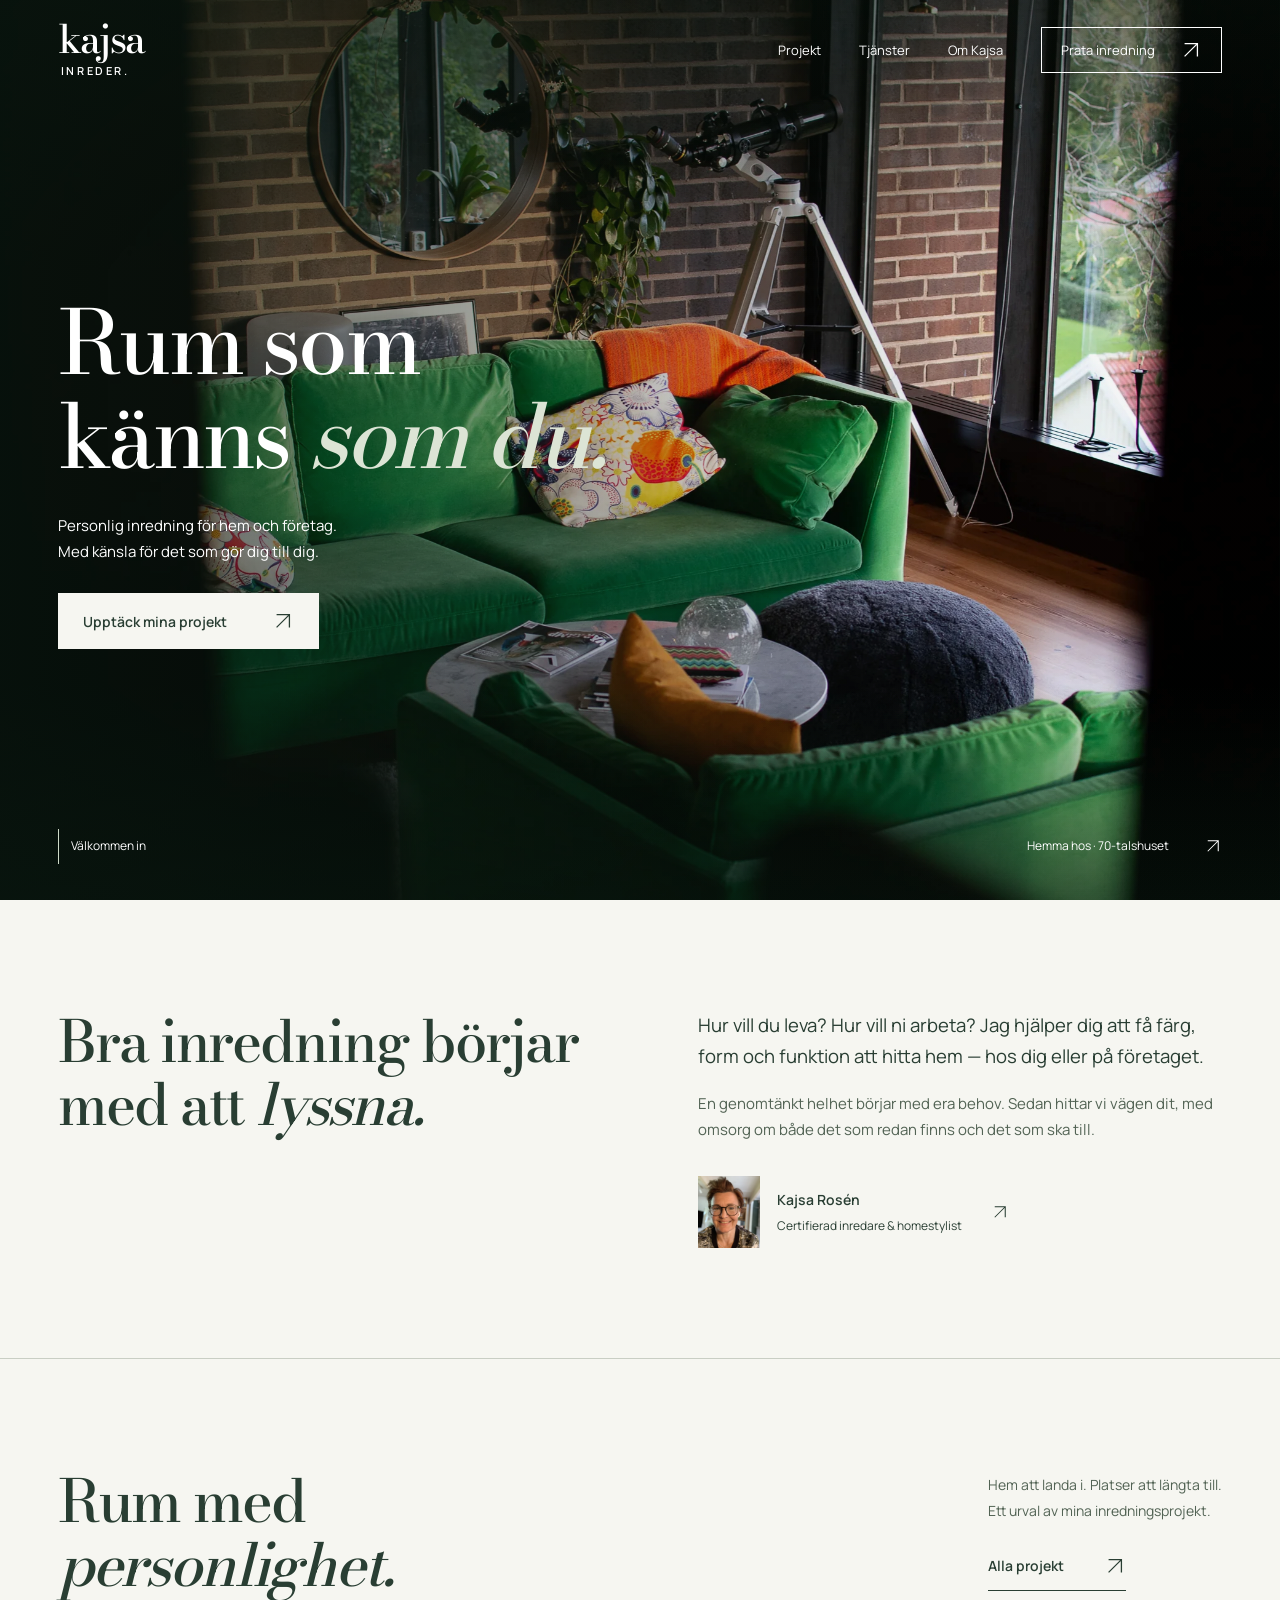
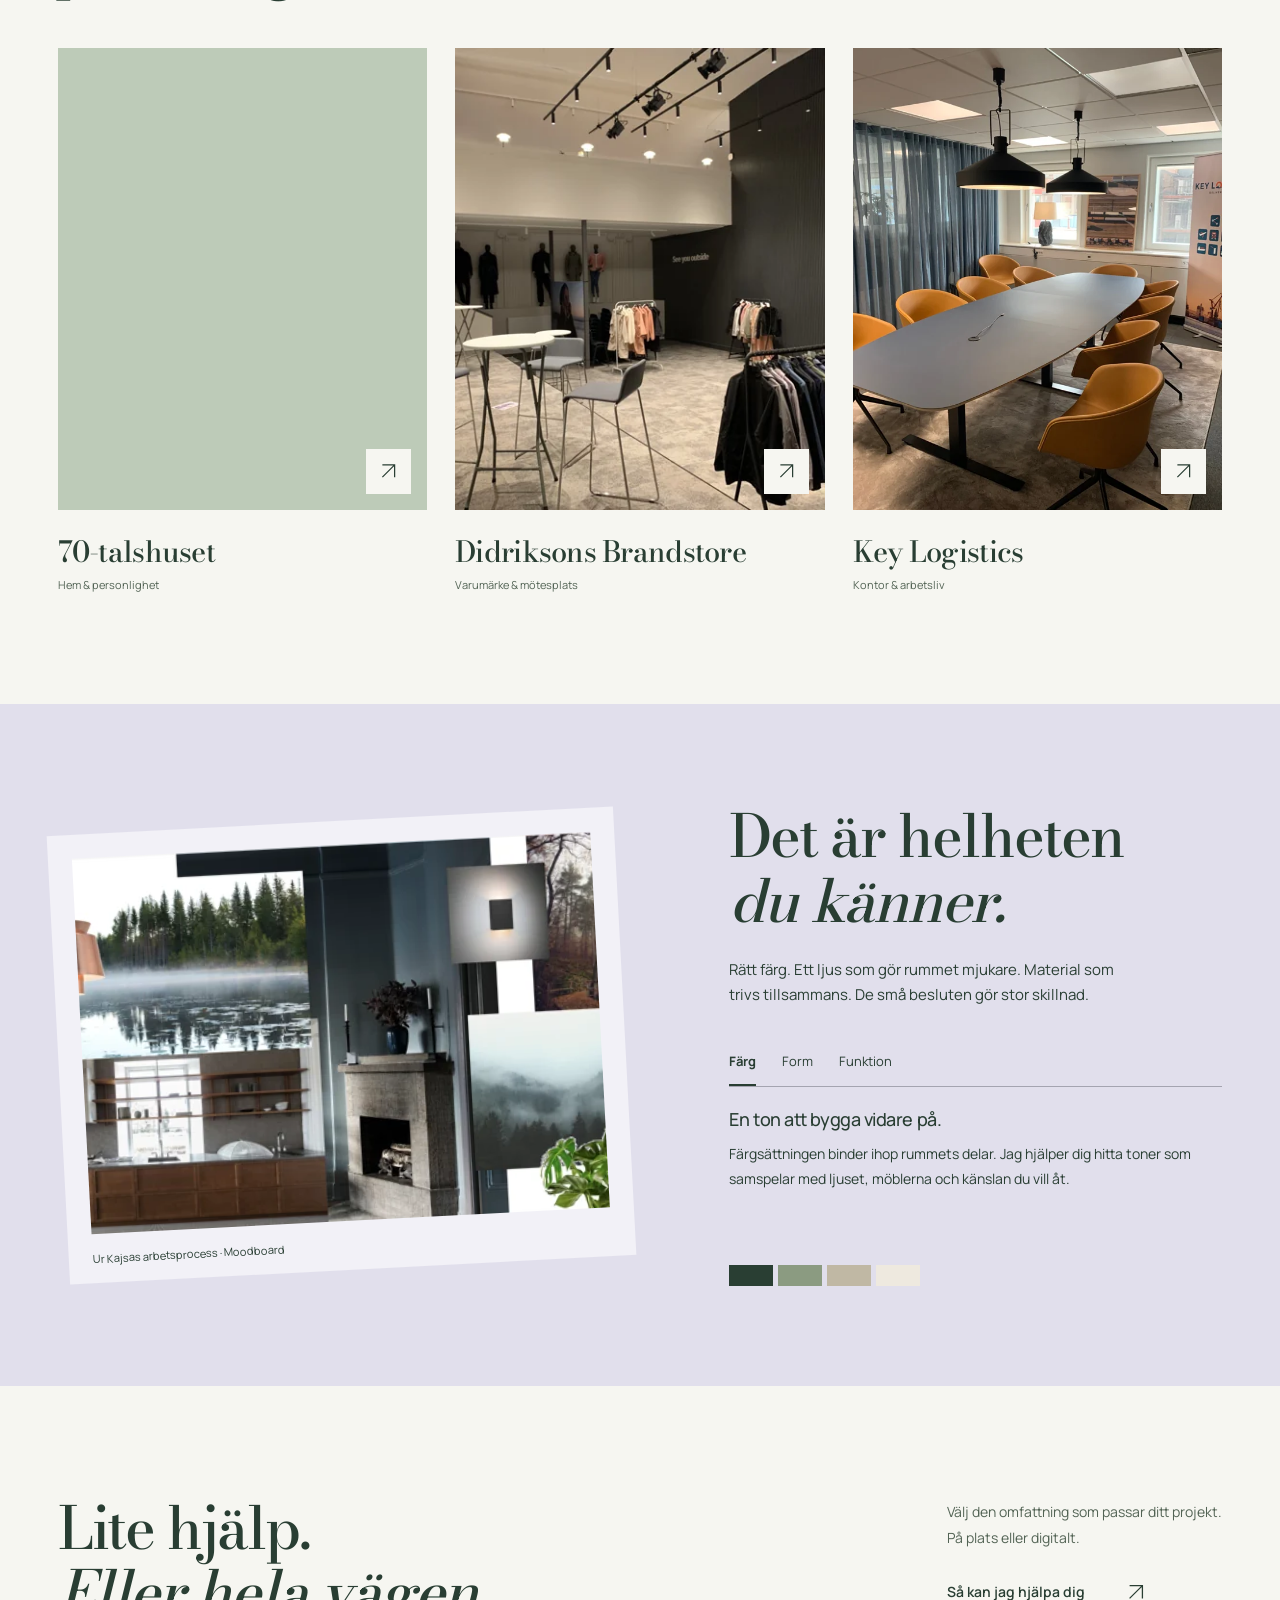
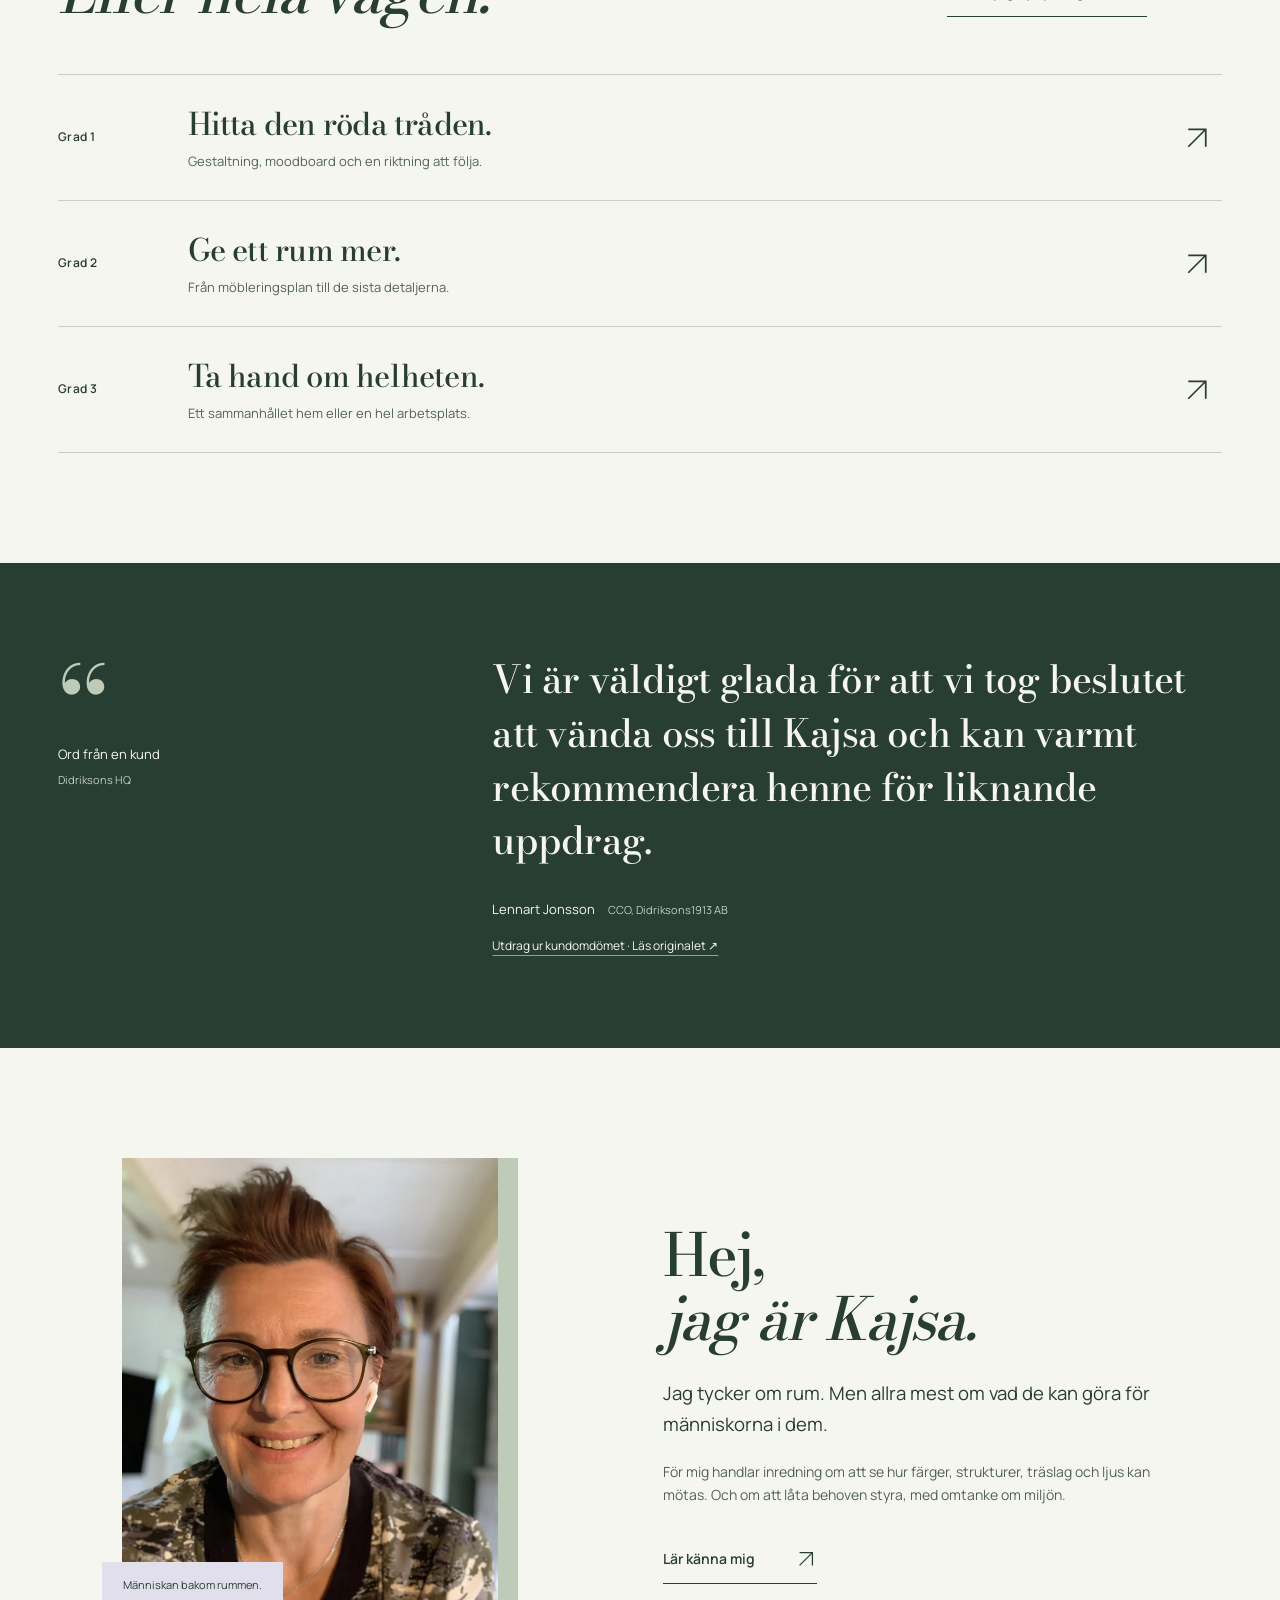
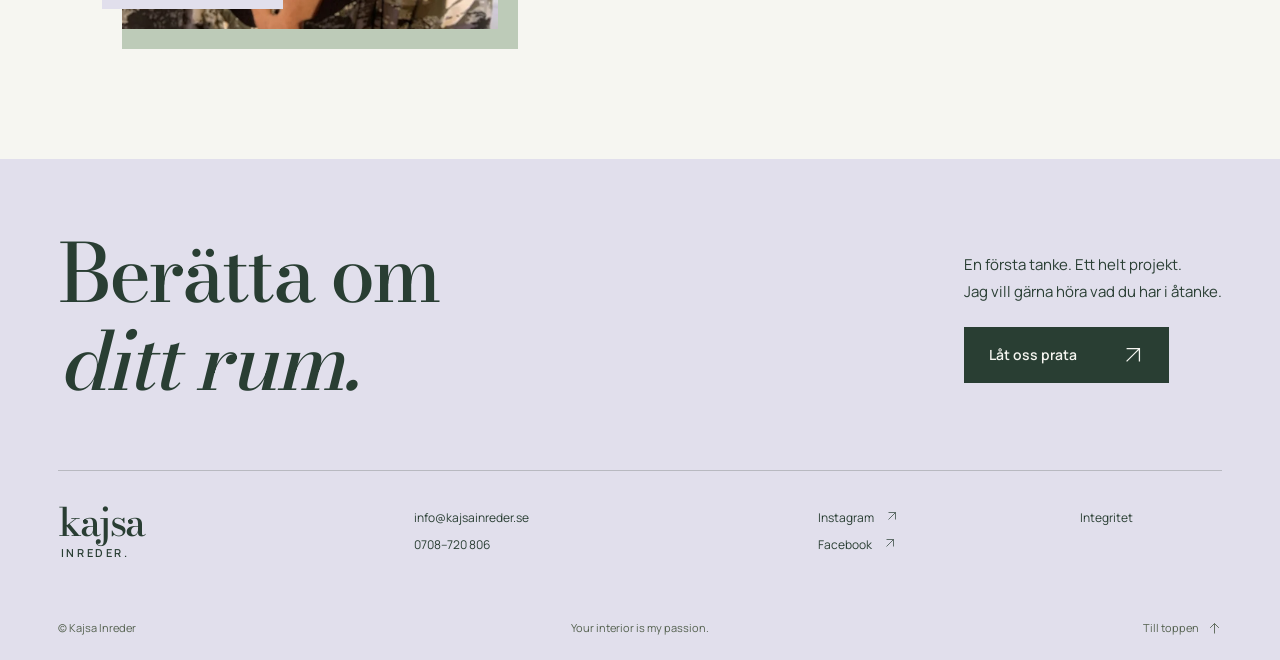
<file: index.html>
<!doctype html><html lang="sv"><head><meta charset="UTF-8"><meta name="viewport" content="width=device-width,initial-scale=1"><title>Kajsa Inreder — Rum som känns som du</title><meta name="description" content="Personlig inredning för hem, kontor och varumärken. Upptäck Kajsa Roséns projekt och hitta rätt hjälp med färg, form och funktion."><meta name="theme-color" content="#293e33"><link rel="canonical" href="https://kajsa-inreder.carlzzon121.chatgpt.site/"><meta property="og:title" content="Kajsa Inreder — Rum som känns som du"><meta property="og:description" content="Personlig inredning för hem, kontor och varumärken. Upptäck Kajsa Roséns projekt och hitta rätt hjälp med färg, form och funktion."><meta property="og:type" content="website"><meta property="og:locale" content="sv_SE"><meta property="og:url" content="https://kajsa-inreder.carlzzon121.chatgpt.site/index.html"><meta property="og:image" content="https://kajsa-inreder.carlzzon121.chatgpt.site/assets/sjuttiotal-2200.webp"><meta name="twitter:card" content="summary_large_image"><link rel="icon" href="assets/favicon.svg" type="image/svg+xml"><link rel="preload" href="assets/bodoni.woff2" as="font" type="font/woff2" crossorigin><link rel="preload" href="assets/manrope.woff2" as="font" type="font/woff2" crossorigin><link rel="stylesheet" href="styles.css"><script src="app.js" defer></script><script type="application/ld+json">{"@context": "https://schema.org", "@type": "ProfessionalService", "name": "Kajsa Inreder", "url": "https://kajsa-inreder.carlzzon121.chatgpt.site", "telephone": "+46708720806", "email": "info@kajsainreder.se", "founder": {"@type": "Person", "name": "Kajsa Rosén"}, "image": "https://kajsa-inreder.carlzzon121.chatgpt.site/assets/kajsa-rosen-1200.webp", "sameAs": ["https://www.kajsainreder.se/", "https://www.instagram.com/kajsainreder/"]}</script></head><body id="top" class="home"><a class="skip" href="#main">Hoppa till innehåll</a><header class="site-header on-hero"><a class="wordmark" href="index.html" aria-label="Kajsa Inreder, startsida">kajsa<span>inreder.</span></a><nav class="desktop-nav" aria-label="Huvudmeny"><a href="projekt.html">Projekt</a><a href="tjanster.html">Tjänster</a><a href="om-kajsa.html">Om Kajsa</a><a class="nav-cta" href="kontakt.html">Prata inredning<svg viewBox="0 0 24 24" aria-hidden="true"><path d="M5 19 19 5M5 5h14v14"/></svg></a></nav><button class="menu-toggle" aria-expanded="false" aria-controls="mobile-menu"><span>Meny</span><i aria-hidden="true"></i></button></header><dialog id="mobile-menu" class="menu-dialog" aria-label="Huvudmeny"><div class="menu-head"><span class="wordmark">kajsa<span>inreder.</span></span><button class="menu-close" aria-label="Stäng meny">Stäng <svg viewBox="0 0 24 24" aria-hidden="true"><path d="m6 6 12 12M6 18 18 6"/></svg></button></div><nav aria-label="Mobilmeny"><a href="projekt.html">Projekt</a><a href="tjanster.html">Tjänster</a><a href="om-kajsa.html">Om Kajsa</a><a href="kontakt.html">Prata inredning <svg viewBox="0 0 24 24" aria-hidden="true"><path d="M5 19 19 5M5 5h14v14"/></svg></a></nav><a class="menu-mail" href="mailto:info@kajsainreder.se">info@kajsainreder.se</a></dialog><main id="main"><section class="hero" aria-labelledby="hero-title"><img class="hero-image" src="assets/sjuttiotal-2200.webp" srcset="assets/sjuttiotal-640.webp 640w, assets/sjuttiotal-1200.webp 1200w, assets/sjuttiotal-2200.webp 2200w" sizes="(max-aspect-ratio: 3/2) 150svh, 100vw" width="3000" height="1995" alt="Grön soffa, varmt tegel och personliga detaljer i 70-talshuset, inrett av Kajsa" loading="eager" decoding="async" fetchpriority="high"><div class="hero-shade"></div><div class="hero-content wrap"><h1 id="hero-title">Rum som<br>känns <em>som du.</em></h1><div class="hero-intro"><p>Personlig inredning för hem och företag.<br>Med känsla för det som gör dig till dig.</p><a class="button light" href="projekt.html">Upptäck mina projekt<svg viewBox="0 0 24 24" aria-hidden="true"><path d="M5 19 19 5M5 5h14v14"/></svg></a></div></div><div class="hero-bottom wrap"><a href="#tanken" class="scroll-link"><span class="scroll-line" aria-hidden="true"></span>Välkommen in</a><a href="sjuttiotalshuset.html" class="hero-caption"><span>Hemma hos · 70-talshuset</span><svg viewBox="0 0 24 24" aria-hidden="true"><path d="M5 19 19 5M5 5h14v14"/></svg></a></div></section>
<section id="tanken" class="intro wrap section"><h2>Bra inredning börjar<br>med att <em>lyssna.</em></h2><div class="intro-right"><p class="lead">Hur vill du leva? Hur vill ni arbeta? Jag hjälper dig att få färg, form och funktion att hitta hem — hos dig eller på företaget.</p><p>En genomtänkt helhet börjar med era behov. Sedan hittar vi vägen dit, med omsorg om både det som redan finns och det som ska till.</p><a href="om-kajsa.html" class="mini-person"><img class="" src="assets/kajsa-rosen-1200.webp" srcset="assets/kajsa-rosen-640.webp 640w, assets/kajsa-rosen-1200.webp 1200w" sizes="72px" width="2316" height="3088" alt="Kajsa Rosén" loading="lazy" decoding="async"><span><strong>Kajsa Rosén</strong>Certifierad inredare & homestylist</span><svg viewBox="0 0 24 24" aria-hidden="true"><path d="M5 19 19 5M5 5h14v14"/></svg></a></div></section>
<section class="selected wrap section"><div class="section-heading"><h2>Rum med<br><em>personlighet.</em></h2><div><p>Hem att landa i. Platser att längta till.<br>Ett urval av mina inredningsprojekt.</p><a class="text-link" href="projekt.html">Alla projekt<svg viewBox="0 0 24 24" aria-hidden="true"><path d="M5 19 19 5M5 5h14v14"/></svg></a></div></div><div class="project-grid"><article class="project-card" data-category="hem"><a href="sjuttiotalshuset.html"><div class="project-photo"><img class="" src="assets/sjuttiotal-2200.webp" srcset="assets/sjuttiotal-640.webp 640w, assets/sjuttiotal-1200.webp 1200w, assets/sjuttiotal-2200.webp 2200w" sizes="(max-width: 700px) 100vw, 50vw" width="3000" height="1995" alt="70-talshuset – inredning av Kajsa Inreder" loading="lazy" decoding="async"><span class="project-open" aria-hidden="true"><svg viewBox="0 0 24 24" aria-hidden="true"><path d="M5 19 19 5M5 5h14v14"/></svg></span></div><div class="project-meta"><h3>70-talshuset</h3><span>Hem & personlighet</span></div></a></article><article class="project-card" data-category="foretag"><a href="didriksons-brandstore.html"><div class="project-photo"><img class="" src="assets/didriksons-brand-2200.webp" srcset="assets/didriksons-brand-640.webp 640w, assets/didriksons-brand-1200.webp 1200w, assets/didriksons-brand-2200.webp 2200w" sizes="(max-width: 700px) 100vw, 50vw" width="4032" height="3024" alt="Didriksons Brandstore – inredning av Kajsa Inreder" loading="lazy" decoding="async"><span class="project-open" aria-hidden="true"><svg viewBox="0 0 24 24" aria-hidden="true"><path d="M5 19 19 5M5 5h14v14"/></svg></span></div><div class="project-meta"><h3>Didriksons Brandstore</h3><span>Varumärke & mötesplats</span></div></a></article><article class="project-card" data-category="foretag"><a href="key-logistics.html"><div class="project-photo"><img class="" src="assets/key-logistics-1200.webp" srcset="assets/key-logistics-640.webp 640w, assets/key-logistics-1200.webp 1200w" sizes="(max-width: 700px) 100vw, 50vw" width="3024" height="4032" alt="Key Logistics – inredning av Kajsa Inreder" loading="lazy" decoding="async"><span class="project-open" aria-hidden="true"><svg viewBox="0 0 24 24" aria-hidden="true"><path d="M5 19 19 5M5 5h14v14"/></svg></span></div><div class="project-meta"><h3>Key Logistics</h3><span>Kontor & arbetsliv</span></div></a></article></div></section>
<section class="material-section"><div class="wrap material-grid"><div class="material-photo"><img class="" src="assets/material-board-1200.webp" srcset="assets/material-board-640.webp 640w, assets/material-board-1200.webp 1200w" sizes="(max-width: 700px) 100vw, 50vw" width="3256" height="1678" alt="Kajsas moodboard med färger, naturbilder och material för en sammanhållen inredning" loading="lazy" decoding="async"><span class="paper-caption">Ur Kajsas arbetsprocess · Moodboard</span></div><div class="material-copy"><h2>Det är helheten<br><em>du känner.</em></h2><p>Rätt färg. Ett ljus som gör rummet mjukare. Material som trivs tillsammans. De små besluten gör stor skillnad.</p><div class="material-tabs" role="tablist" aria-label="Utforska Kajsas arbetssätt"><button id="tab-farg" role="tab" aria-selected="true" aria-controls="material-panel" data-material="farg">Färg</button><button id="tab-form" role="tab" aria-selected="false" aria-controls="material-panel" tabindex="-1" data-material="form">Form</button><button id="tab-funktion" role="tab" aria-selected="false" aria-controls="material-panel" tabindex="-1" data-material="funktion">Funktion</button></div><div id="material-panel" role="tabpanel" tabindex="0" aria-labelledby="tab-farg"><h3>En ton att bygga vidare på.</h3><p>Färgsättningen binder ihop rummets delar. Jag hjälper dig hitta toner som samspelar med ljuset, möblerna och känslan du vill åt.</p></div><div class="material-swatches" aria-hidden="true"><span></span><span></span><span></span><span></span></div></div></div></section>
<section class="services-overview wrap section"><div class="section-heading"><h2>Lite hjälp.<br><em>Eller hela vägen.</em></h2><div><p>Välj den omfattning som passar ditt projekt.<br>På plats eller digitalt.</p><a class="text-link" href="tjanster.html">Så kan jag hjälpa dig<svg viewBox="0 0 24 24" aria-hidden="true"><path d="M5 19 19 5M5 5h14v14"/></svg></a></div></div><div class="service-rows"><a href="tjanster.html#gestaltning"><span class="level">Grad 1</span><div><h3>Hitta den röda tråden.</h3><p>Gestaltning, moodboard och en riktning att följa.</p></div><svg viewBox="0 0 24 24" aria-hidden="true"><path d="M5 19 19 5M5 5h14v14"/></svg></a><a href="tjanster.html#rummet"><span class="level">Grad 2</span><div><h3>Ge ett rum mer.</h3><p>Från möbleringsplan till de sista detaljerna.</p></div><svg viewBox="0 0 24 24" aria-hidden="true"><path d="M5 19 19 5M5 5h14v14"/></svg></a><a href="tjanster.html#helheten"><span class="level">Grad 3</span><div><h3>Ta hand om helheten.</h3><p>Ett sammanhållet hem eller en hel arbetsplats.</p></div><svg viewBox="0 0 24 24" aria-hidden="true"><path d="M5 19 19 5M5 5h14v14"/></svg></a></div></section>
<section class="review"><div class="wrap review-inner"><div class="review-aside"><span class="quote-mark" aria-hidden="true">“</span><p>Ord från en kund</p><span>Didriksons HQ</span></div><div><blockquote>Vi är väldigt glada för att vi tog beslutet att vända oss till Kajsa och kan varmt rekommendera henne för liknande uppdrag.</blockquote><p class="review-author">Lennart Jonsson <span>CCO, Didriksons1913 AB</span></p><a class="source-link" href="https://www.kajsainreder.se/Projekt/" target="_blank" rel="noopener noreferrer">Utdrag ur kundomdömet · Läs originalet ↗</a></div></div></section>
<section class="about-teaser wrap section"><div class="portrait-frame"><img class="" src="assets/kajsa-rosen-1200.webp" srcset="assets/kajsa-rosen-640.webp 640w, assets/kajsa-rosen-1200.webp 1200w" sizes="(max-width: 700px) 100vw, 50vw" width="2316" height="3088" alt="Kajsa Rosén, grundare av Kajsa Inreder" loading="lazy" decoding="async"><span class="portrait-note">Människan bakom rummen.</span></div><div class="about-copy"><h2>Hej,<br><em>jag är Kajsa.</em></h2><p class="lead">Jag tycker om rum. Men allra mest om vad de kan göra för människorna i dem.</p><p>För mig handlar inredning om att se hur färger, strukturer, träslag och ljus kan mötas. Och om att låta behoven styra, med omtanke om miljön.</p><a class="text-link" href="om-kajsa.html">Lär känna mig<svg viewBox="0 0 24 24" aria-hidden="true"><path d="M5 19 19 5M5 5h14v14"/></svg></a></div></section></main><footer><div class="footer-invite wrap"><h2>Berätta om<br><em>ditt rum.</em></h2><div><p>En första tanke. Ett helt projekt.<br>Jag vill gärna höra vad du har i åtanke.</p><a class="button dark" href="kontakt.html">Låt oss prata<svg viewBox="0 0 24 24" aria-hidden="true"><path d="M5 19 19 5M5 5h14v14"/></svg></a></div></div><div class="footer-bottom wrap"><a class="wordmark" href="index.html">kajsa<span>inreder.</span></a><div><a href="mailto:info@kajsainreder.se">info@kajsainreder.se</a><a href="tel:+46708720806">0708–720 806</a></div><div><a href="https://www.instagram.com/kajsainreder/" target="_blank" rel="noopener noreferrer">Instagram <svg viewBox="0 0 24 24" aria-hidden="true"><path d="M5 19 19 5M5 5h14v14"/></svg></a><a href="https://www.facebook.com/Kajsa-Inreder-964294883650854/" target="_blank" rel="noopener noreferrer">Facebook <svg viewBox="0 0 24 24" aria-hidden="true"><path d="M5 19 19 5M5 5h14v14"/></svg></a></div><a href="integritet.html">Integritet</a></div><div class="colophon wrap"><span>© Kajsa Inreder</span><span>Your interior is my passion.</span><a href="#top">Till toppen <svg viewBox="0 0 24 24" aria-hidden="true"><path d="M12 20V4m-7 7 7-7 7 7"/></svg></a></div></footer></body></html>
</file>
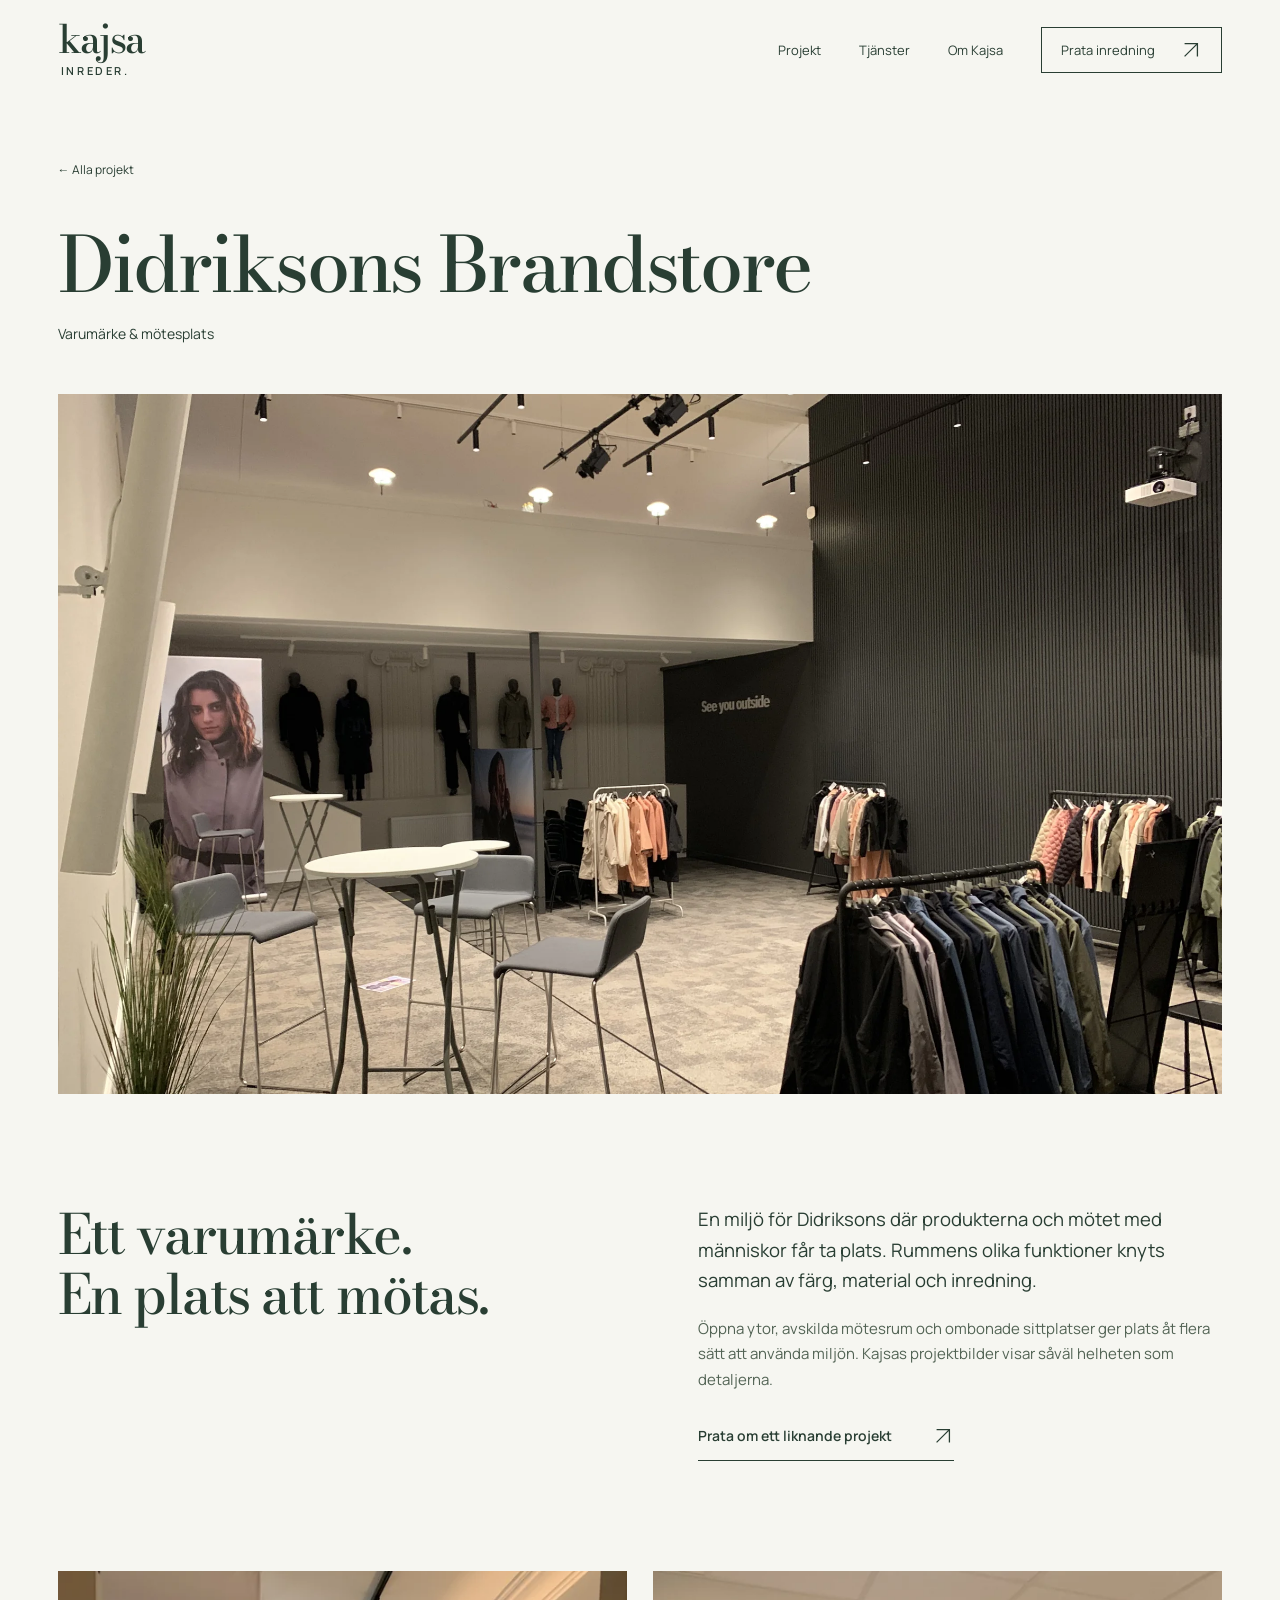
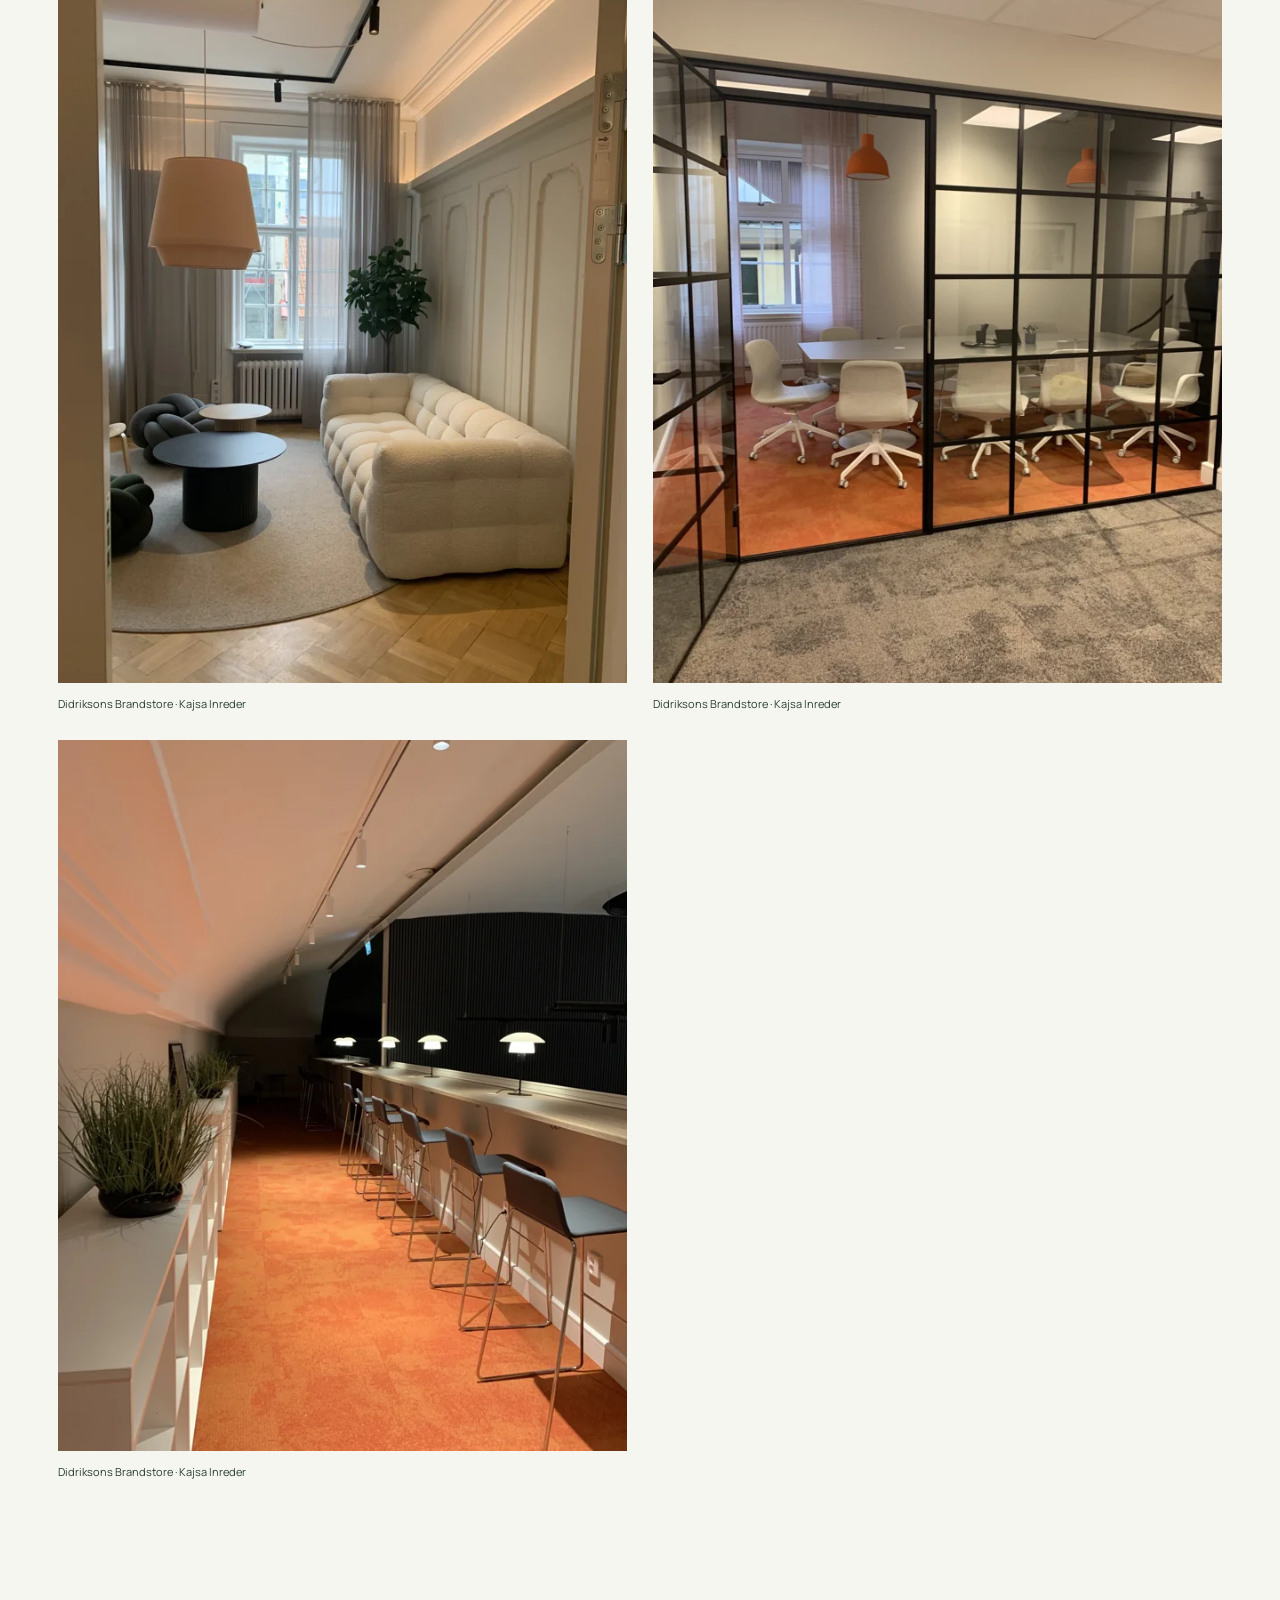
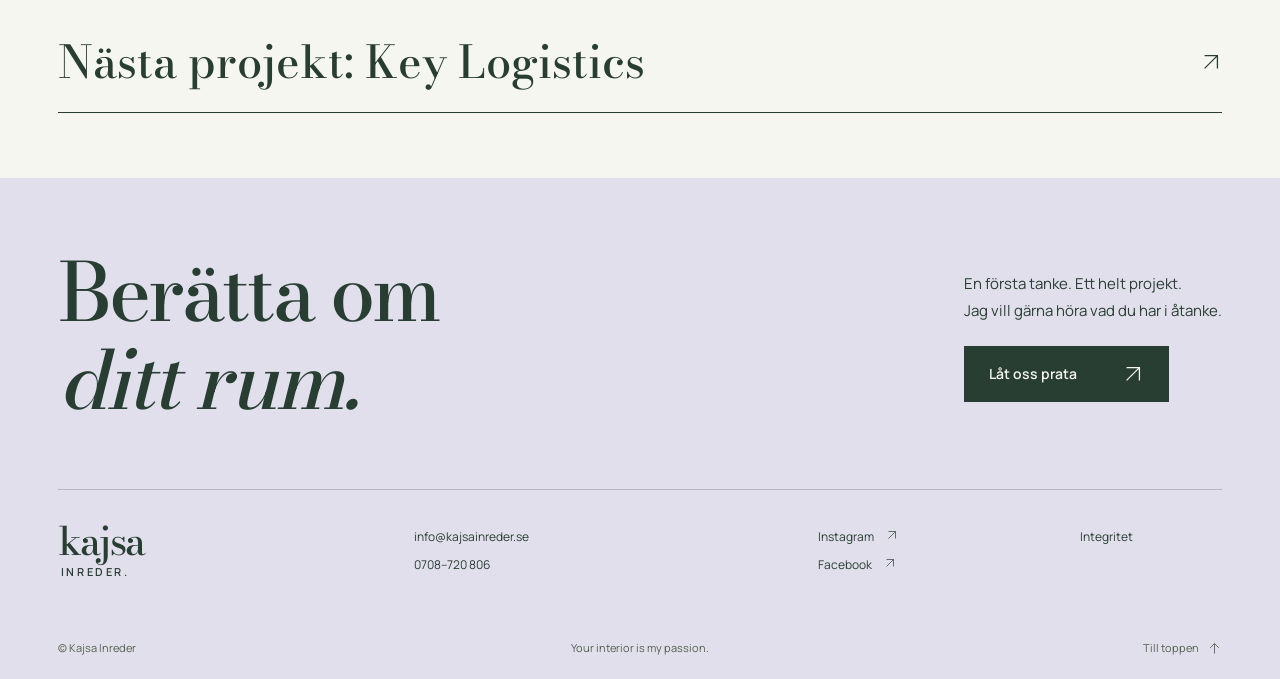
<file: didriksons-brandstore.html>
<!doctype html><html lang="sv"><head><meta charset="UTF-8"><meta name="viewport" content="width=device-width,initial-scale=1"><title>Didriksons Brandstore — Inredningsprojekt | Kajsa Inreder</title><meta name="description" content="En miljö för Didriksons där produkterna och mötet med människor får ta plats. Rummens olika funktioner knyts samman av färg, material och inredning."><meta name="theme-color" content="#293e33"><link rel="canonical" href="https://kajsa-inreder.carlzzon121.chatgpt.site/didriksons-brandstore.html"><meta property="og:title" content="Didriksons Brandstore — Inredningsprojekt | Kajsa Inreder"><meta property="og:description" content="En miljö för Didriksons där produkterna och mötet med människor får ta plats. Rummens olika funktioner knyts samman av färg, material och inredning."><meta property="og:type" content="website"><meta property="og:locale" content="sv_SE"><meta property="og:url" content="https://kajsa-inreder.carlzzon121.chatgpt.site/didriksons-brandstore.html"><meta property="og:image" content="https://kajsa-inreder.carlzzon121.chatgpt.site/assets/sjuttiotal-2200.webp"><meta name="twitter:card" content="summary_large_image"><link rel="icon" href="assets/favicon.svg" type="image/svg+xml"><link rel="preload" href="assets/bodoni.woff2" as="font" type="font/woff2" crossorigin><link rel="preload" href="assets/manrope.woff2" as="font" type="font/woff2" crossorigin><link rel="stylesheet" href="styles.css"><script src="app.js" defer></script><script type="application/ld+json">{"@context": "https://schema.org", "@type": "ProfessionalService", "name": "Kajsa Inreder", "url": "https://kajsa-inreder.carlzzon121.chatgpt.site", "telephone": "+46708720806", "email": "info@kajsainreder.se", "founder": {"@type": "Person", "name": "Kajsa Rosén"}, "image": "https://kajsa-inreder.carlzzon121.chatgpt.site/assets/kajsa-rosen-1200.webp", "sameAs": ["https://www.kajsainreder.se/", "https://www.instagram.com/kajsainreder/"]}</script></head><body id="top" class="inner"><a class="skip" href="#main">Hoppa till innehåll</a><header class="site-header "><a class="wordmark" href="index.html" aria-label="Kajsa Inreder, startsida">kajsa<span>inreder.</span></a><nav class="desktop-nav" aria-label="Huvudmeny"><a href="projekt.html">Projekt</a><a href="tjanster.html">Tjänster</a><a href="om-kajsa.html">Om Kajsa</a><a class="nav-cta" href="kontakt.html">Prata inredning<svg viewBox="0 0 24 24" aria-hidden="true"><path d="M5 19 19 5M5 5h14v14"/></svg></a></nav><button class="menu-toggle" aria-expanded="false" aria-controls="mobile-menu"><span>Meny</span><i aria-hidden="true"></i></button></header><dialog id="mobile-menu" class="menu-dialog" aria-label="Huvudmeny"><div class="menu-head"><span class="wordmark">kajsa<span>inreder.</span></span><button class="menu-close" aria-label="Stäng meny">Stäng <svg viewBox="0 0 24 24" aria-hidden="true"><path d="m6 6 12 12M6 18 18 6"/></svg></button></div><nav aria-label="Mobilmeny"><a href="projekt.html">Projekt</a><a href="tjanster.html">Tjänster</a><a href="om-kajsa.html">Om Kajsa</a><a href="kontakt.html">Prata inredning <svg viewBox="0 0 24 24" aria-hidden="true"><path d="M5 19 19 5M5 5h14v14"/></svg></a></nav><a class="menu-mail" href="mailto:info@kajsainreder.se">info@kajsainreder.se</a></dialog><main id="main"><section class="case-heading wrap"><a class="back-link" href="projekt.html">← Alla projekt</a><h1>Didriksons Brandstore</h1><p>Varumärke & mötesplats</p></section><div class="case-cover wrap"><img class="" src="assets/didriksons-brand-2200.webp" srcset="assets/didriksons-brand-640.webp 640w, assets/didriksons-brand-1200.webp 1200w, assets/didriksons-brand-2200.webp 2200w" sizes="100vw" width="4032" height="3024" alt="Didriksons Brandstore – inredningsprojekt av Kajsa Inreder" loading="eager" decoding="async" fetchpriority="high"></div><section class="case-story wrap section"><h2>Ett varumärke.<br>En plats att mötas.</h2><div><p class="lead">En miljö för Didriksons där produkterna och mötet med människor får ta plats. Rummens olika funktioner knyts samman av färg, material och inredning.</p><p>Öppna ytor, avskilda mötesrum och ombonade sittplatser ger plats åt flera sätt att använda miljön. Kajsas projektbilder visar såväl helheten som detaljerna.</p><a class="text-link" href="kontakt.html?projekt=didriksons-brandstore">Prata om ett liknande projekt<svg viewBox="0 0 24 24" aria-hidden="true"><path d="M5 19 19 5M5 5h14v14"/></svg></a></div></section><section class="case-gallery wrap" aria-label="Fler bilder från Didriksons Brandstore"><figure><img class="" src="assets/didriksons-lounge-1200.webp" srcset="assets/didriksons-lounge-640.webp 640w, assets/didriksons-lounge-1200.webp 1200w" sizes="(max-width: 700px) 100vw, 50vw" width="3024" height="4032" alt="Didriksons Brandstore – detalj ur inredningsprojektet" loading="lazy" decoding="async"><figcaption>Didriksons Brandstore · Kajsa Inreder</figcaption></figure><figure><img class="" src="assets/didriksons-meeting-1200.webp" srcset="assets/didriksons-meeting-640.webp 640w, assets/didriksons-meeting-1200.webp 1200w" sizes="(max-width: 700px) 100vw, 50vw" width="3024" height="4032" alt="Didriksons Brandstore – detalj ur inredningsprojektet" loading="lazy" decoding="async"><figcaption>Didriksons Brandstore · Kajsa Inreder</figcaption></figure><figure><img class="" src="assets/didriksons-bar-1200.webp" srcset="assets/didriksons-bar-640.webp 640w, assets/didriksons-bar-1200.webp 1200w" sizes="(max-width: 700px) 100vw, 50vw" width="3024" height="4032" alt="Didriksons Brandstore – detalj ur inredningsprojektet" loading="lazy" decoding="async"><figcaption>Didriksons Brandstore · Kajsa Inreder</figcaption></figure></section><div class="next-case wrap section"><a class="text-link" href="key-logistics.html">Nästa projekt: Key Logistics<svg viewBox="0 0 24 24" aria-hidden="true"><path d="M5 19 19 5M5 5h14v14"/></svg></a></div></main><footer><div class="footer-invite wrap"><h2>Berätta om<br><em>ditt rum.</em></h2><div><p>En första tanke. Ett helt projekt.<br>Jag vill gärna höra vad du har i åtanke.</p><a class="button dark" href="kontakt.html">Låt oss prata<svg viewBox="0 0 24 24" aria-hidden="true"><path d="M5 19 19 5M5 5h14v14"/></svg></a></div></div><div class="footer-bottom wrap"><a class="wordmark" href="index.html">kajsa<span>inreder.</span></a><div><a href="mailto:info@kajsainreder.se">info@kajsainreder.se</a><a href="tel:+46708720806">0708–720 806</a></div><div><a href="https://www.instagram.com/kajsainreder/" target="_blank" rel="noopener noreferrer">Instagram <svg viewBox="0 0 24 24" aria-hidden="true"><path d="M5 19 19 5M5 5h14v14"/></svg></a><a href="https://www.facebook.com/Kajsa-Inreder-964294883650854/" target="_blank" rel="noopener noreferrer">Facebook <svg viewBox="0 0 24 24" aria-hidden="true"><path d="M5 19 19 5M5 5h14v14"/></svg></a></div><a href="integritet.html">Integritet</a></div><div class="colophon wrap"><span>© Kajsa Inreder</span><span>Your interior is my passion.</span><a href="#top">Till toppen <svg viewBox="0 0 24 24" aria-hidden="true"><path d="M12 20V4m-7 7 7-7 7 7"/></svg></a></div></footer></body></html>
</file>
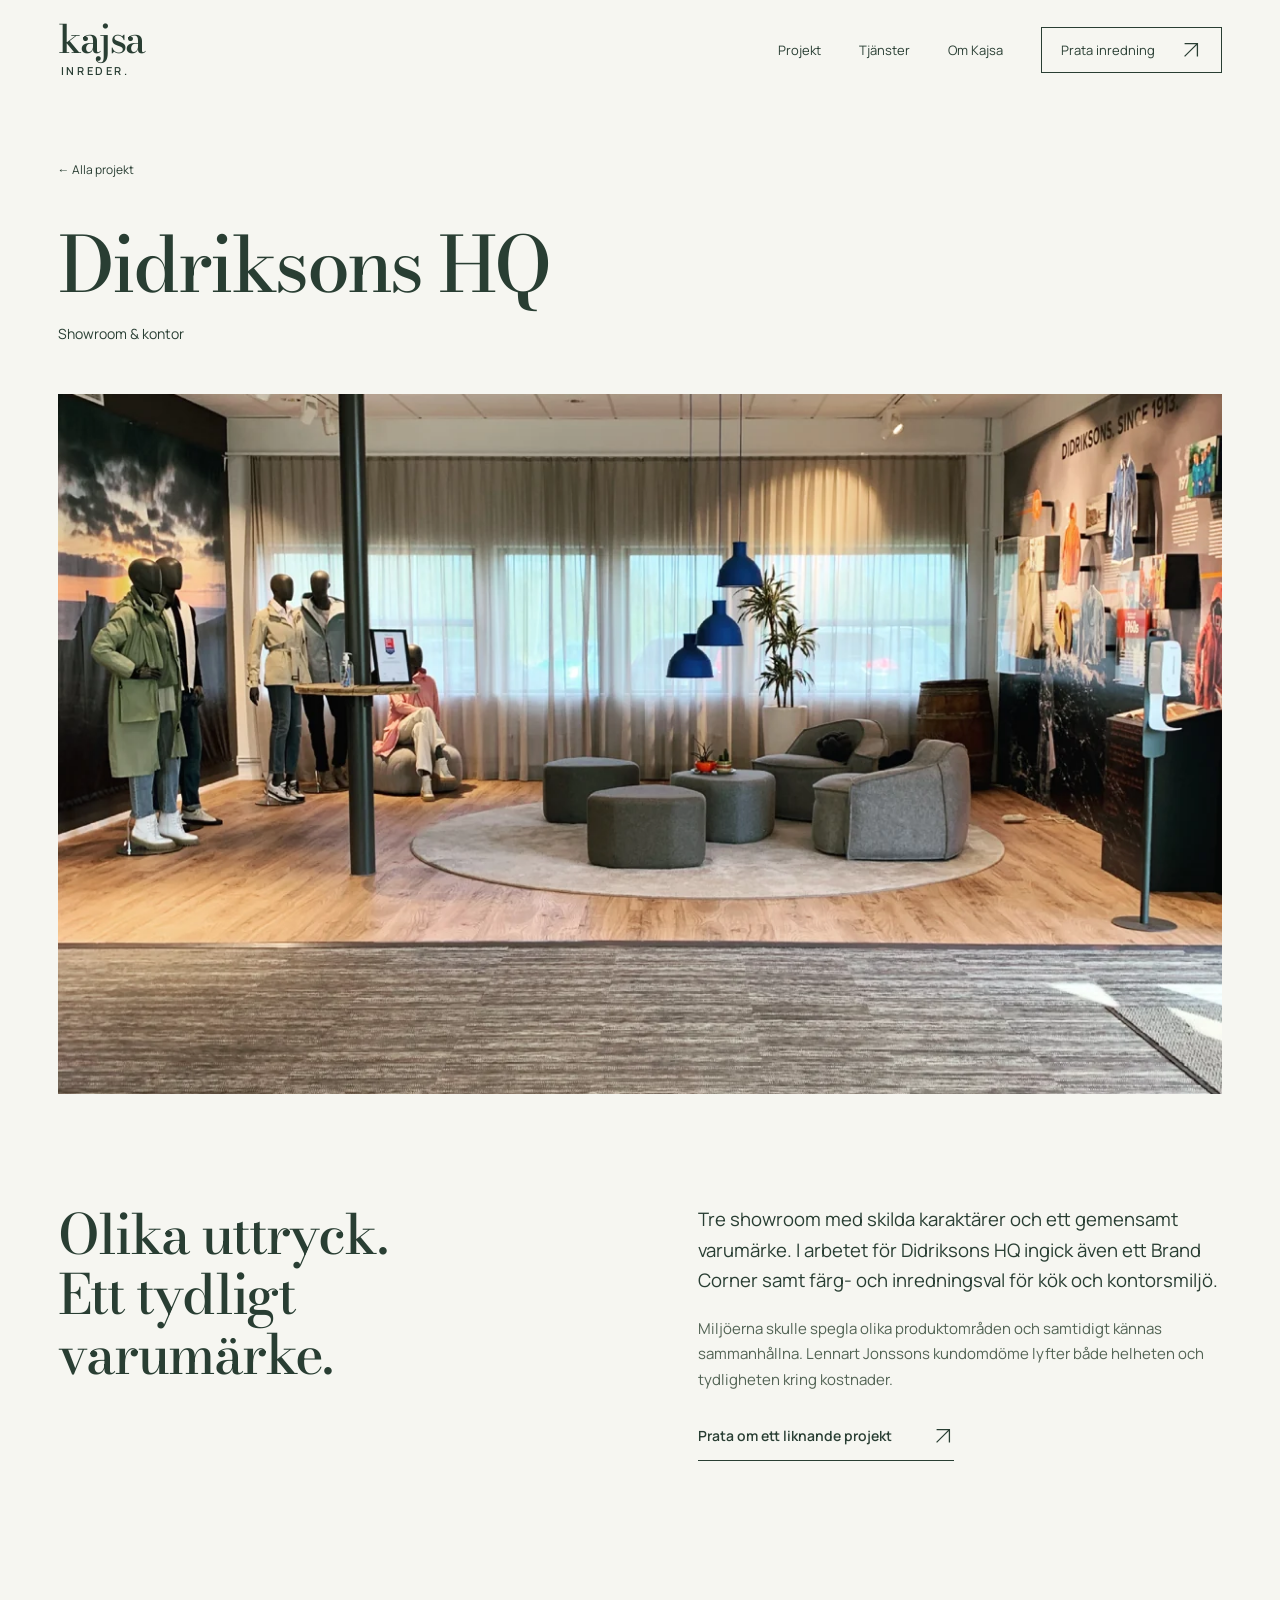
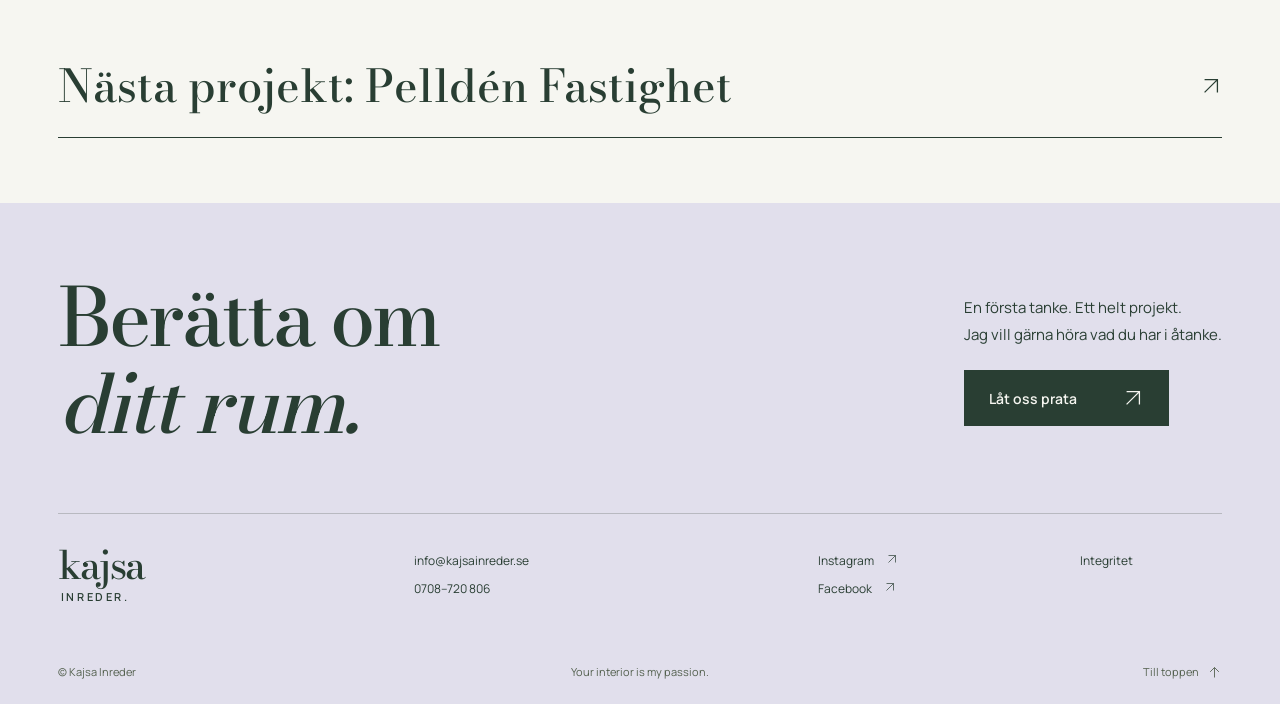
<file: didriksons-hq.html>
<!doctype html><html lang="sv"><head><meta charset="UTF-8"><meta name="viewport" content="width=device-width,initial-scale=1"><title>Didriksons HQ — Inredningsprojekt | Kajsa Inreder</title><meta name="description" content="Tre showroom med skilda karaktärer och ett gemensamt varumärke. I arbetet för Didriksons HQ ingick även ett Brand Corner samt färg- och inredningsval för kök och kontorsmiljö."><meta name="theme-color" content="#293e33"><link rel="canonical" href="https://kajsa-inreder.carlzzon121.chatgpt.site/didriksons-hq.html"><meta property="og:title" content="Didriksons HQ — Inredningsprojekt | Kajsa Inreder"><meta property="og:description" content="Tre showroom med skilda karaktärer och ett gemensamt varumärke. I arbetet för Didriksons HQ ingick även ett Brand Corner samt färg- och inredningsval för kök och kontorsmiljö."><meta property="og:type" content="website"><meta property="og:locale" content="sv_SE"><meta property="og:url" content="https://kajsa-inreder.carlzzon121.chatgpt.site/didriksons-hq.html"><meta property="og:image" content="https://kajsa-inreder.carlzzon121.chatgpt.site/assets/sjuttiotal-2200.webp"><meta name="twitter:card" content="summary_large_image"><link rel="icon" href="assets/favicon.svg" type="image/svg+xml"><link rel="preload" href="assets/bodoni.woff2" as="font" type="font/woff2" crossorigin><link rel="preload" href="assets/manrope.woff2" as="font" type="font/woff2" crossorigin><link rel="stylesheet" href="styles.css"><script src="app.js" defer></script><script type="application/ld+json">{"@context": "https://schema.org", "@type": "ProfessionalService", "name": "Kajsa Inreder", "url": "https://kajsa-inreder.carlzzon121.chatgpt.site", "telephone": "+46708720806", "email": "info@kajsainreder.se", "founder": {"@type": "Person", "name": "Kajsa Rosén"}, "image": "https://kajsa-inreder.carlzzon121.chatgpt.site/assets/kajsa-rosen-1200.webp", "sameAs": ["https://www.kajsainreder.se/", "https://www.instagram.com/kajsainreder/"]}</script></head><body id="top" class="inner"><a class="skip" href="#main">Hoppa till innehåll</a><header class="site-header "><a class="wordmark" href="index.html" aria-label="Kajsa Inreder, startsida">kajsa<span>inreder.</span></a><nav class="desktop-nav" aria-label="Huvudmeny"><a href="projekt.html">Projekt</a><a href="tjanster.html">Tjänster</a><a href="om-kajsa.html">Om Kajsa</a><a class="nav-cta" href="kontakt.html">Prata inredning<svg viewBox="0 0 24 24" aria-hidden="true"><path d="M5 19 19 5M5 5h14v14"/></svg></a></nav><button class="menu-toggle" aria-expanded="false" aria-controls="mobile-menu"><span>Meny</span><i aria-hidden="true"></i></button></header><dialog id="mobile-menu" class="menu-dialog" aria-label="Huvudmeny"><div class="menu-head"><span class="wordmark">kajsa<span>inreder.</span></span><button class="menu-close" aria-label="Stäng meny">Stäng <svg viewBox="0 0 24 24" aria-hidden="true"><path d="m6 6 12 12M6 18 18 6"/></svg></button></div><nav aria-label="Mobilmeny"><a href="projekt.html">Projekt</a><a href="tjanster.html">Tjänster</a><a href="om-kajsa.html">Om Kajsa</a><a href="kontakt.html">Prata inredning <svg viewBox="0 0 24 24" aria-hidden="true"><path d="M5 19 19 5M5 5h14v14"/></svg></a></nav><a class="menu-mail" href="mailto:info@kajsainreder.se">info@kajsainreder.se</a></dialog><main id="main"><section class="case-heading wrap"><a class="back-link" href="projekt.html">← Alla projekt</a><h1>Didriksons HQ</h1><p>Showroom & kontor</p></section><div class="case-cover wrap"><img class="" src="assets/didriksons-hq-1200.webp" srcset="assets/didriksons-hq-640.webp 640w, assets/didriksons-hq-1200.webp 1200w" sizes="100vw" width="2892" height="2892" alt="Didriksons HQ – inredningsprojekt av Kajsa Inreder" loading="eager" decoding="async" fetchpriority="high"></div><section class="case-story wrap section"><h2>Olika uttryck.<br>Ett tydligt varumärke.</h2><div><p class="lead">Tre showroom med skilda karaktärer och ett gemensamt varumärke. I arbetet för Didriksons HQ ingick även ett Brand Corner samt färg- och inredningsval för kök och kontorsmiljö.</p><p>Miljöerna skulle spegla olika produktområden och samtidigt kännas sammanhållna. Lennart Jonssons kundomdöme lyfter både helheten och tydligheten kring kostnader.</p><a class="text-link" href="kontakt.html?projekt=didriksons-hq">Prata om ett liknande projekt<svg viewBox="0 0 24 24" aria-hidden="true"><path d="M5 19 19 5M5 5h14v14"/></svg></a></div></section><div class="next-case wrap section"><a class="text-link" href="pellden-fastighet.html">Nästa projekt: Pelldén Fastighet<svg viewBox="0 0 24 24" aria-hidden="true"><path d="M5 19 19 5M5 5h14v14"/></svg></a></div></main><footer><div class="footer-invite wrap"><h2>Berätta om<br><em>ditt rum.</em></h2><div><p>En första tanke. Ett helt projekt.<br>Jag vill gärna höra vad du har i åtanke.</p><a class="button dark" href="kontakt.html">Låt oss prata<svg viewBox="0 0 24 24" aria-hidden="true"><path d="M5 19 19 5M5 5h14v14"/></svg></a></div></div><div class="footer-bottom wrap"><a class="wordmark" href="index.html">kajsa<span>inreder.</span></a><div><a href="mailto:info@kajsainreder.se">info@kajsainreder.se</a><a href="tel:+46708720806">0708–720 806</a></div><div><a href="https://www.instagram.com/kajsainreder/" target="_blank" rel="noopener noreferrer">Instagram <svg viewBox="0 0 24 24" aria-hidden="true"><path d="M5 19 19 5M5 5h14v14"/></svg></a><a href="https://www.facebook.com/Kajsa-Inreder-964294883650854/" target="_blank" rel="noopener noreferrer">Facebook <svg viewBox="0 0 24 24" aria-hidden="true"><path d="M5 19 19 5M5 5h14v14"/></svg></a></div><a href="integritet.html">Integritet</a></div><div class="colophon wrap"><span>© Kajsa Inreder</span><span>Your interior is my passion.</span><a href="#top">Till toppen <svg viewBox="0 0 24 24" aria-hidden="true"><path d="M12 20V4m-7 7 7-7 7 7"/></svg></a></div></footer></body></html>
</file>
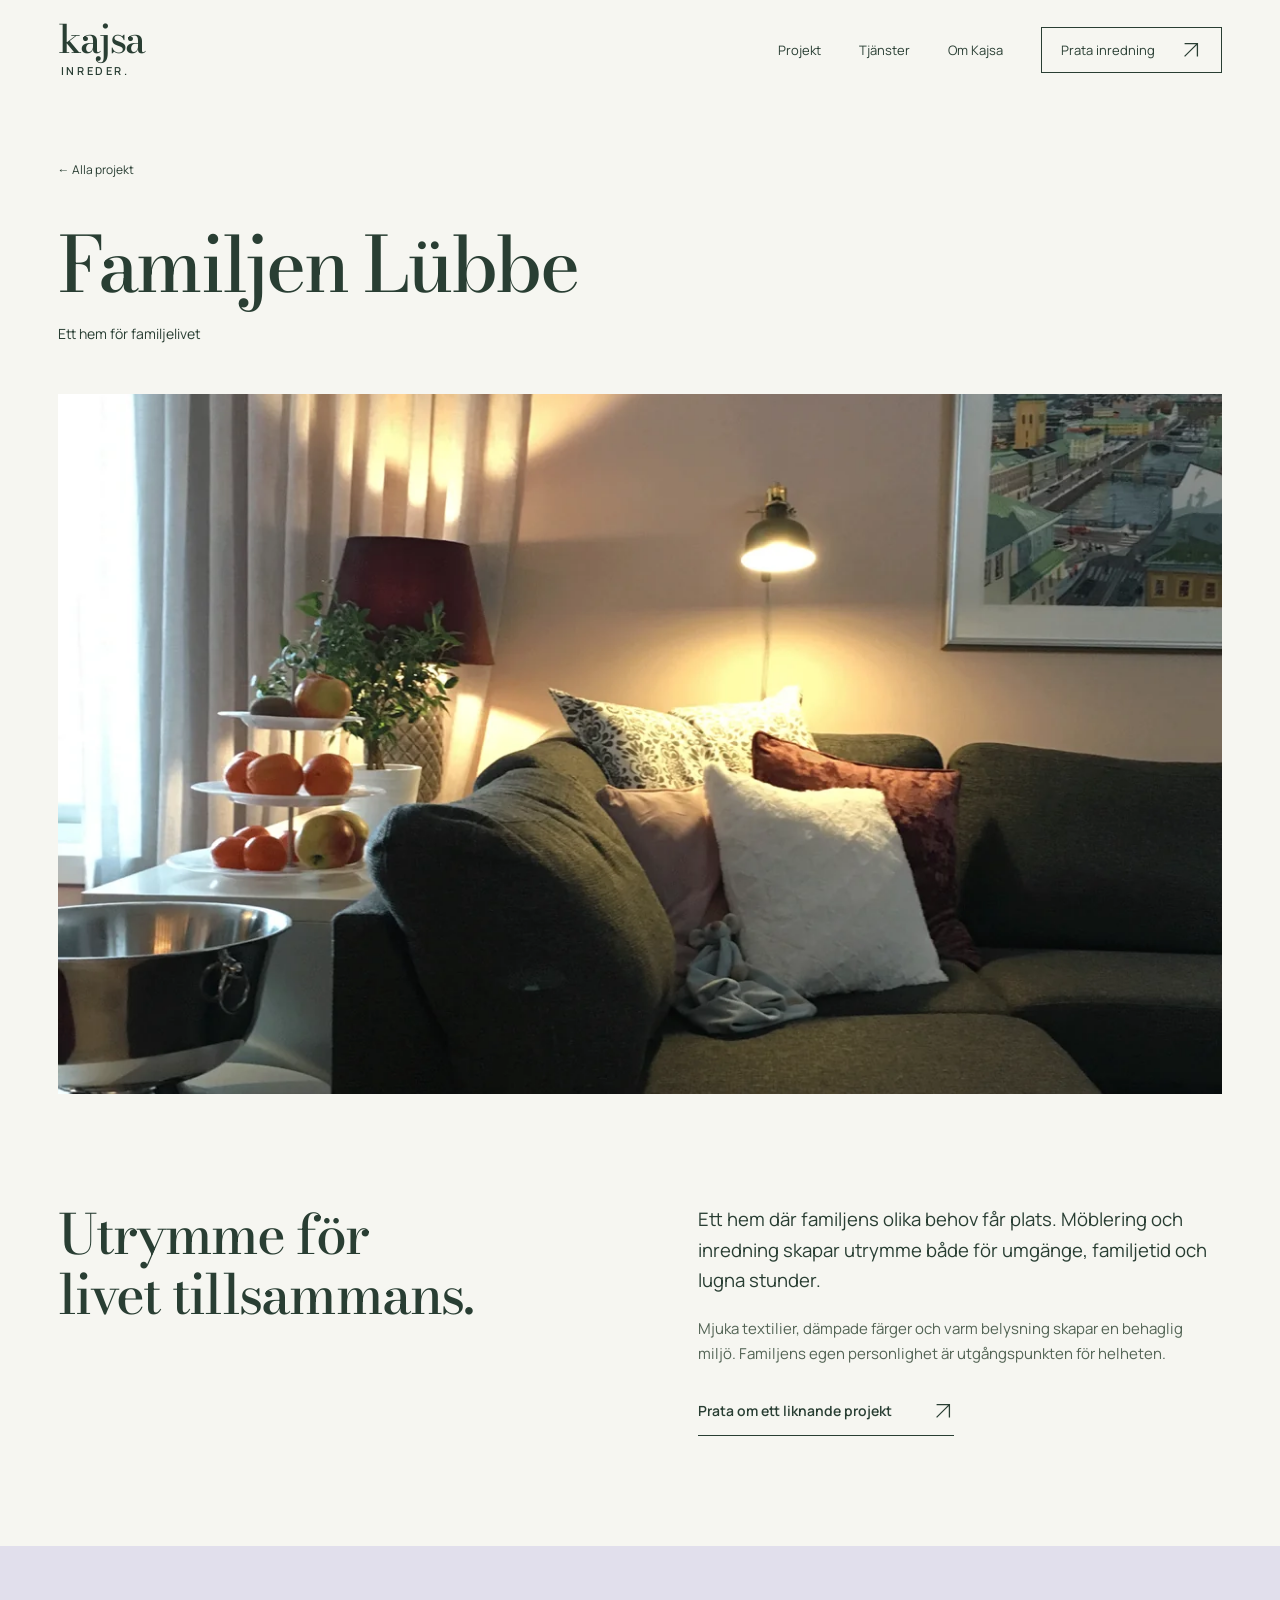
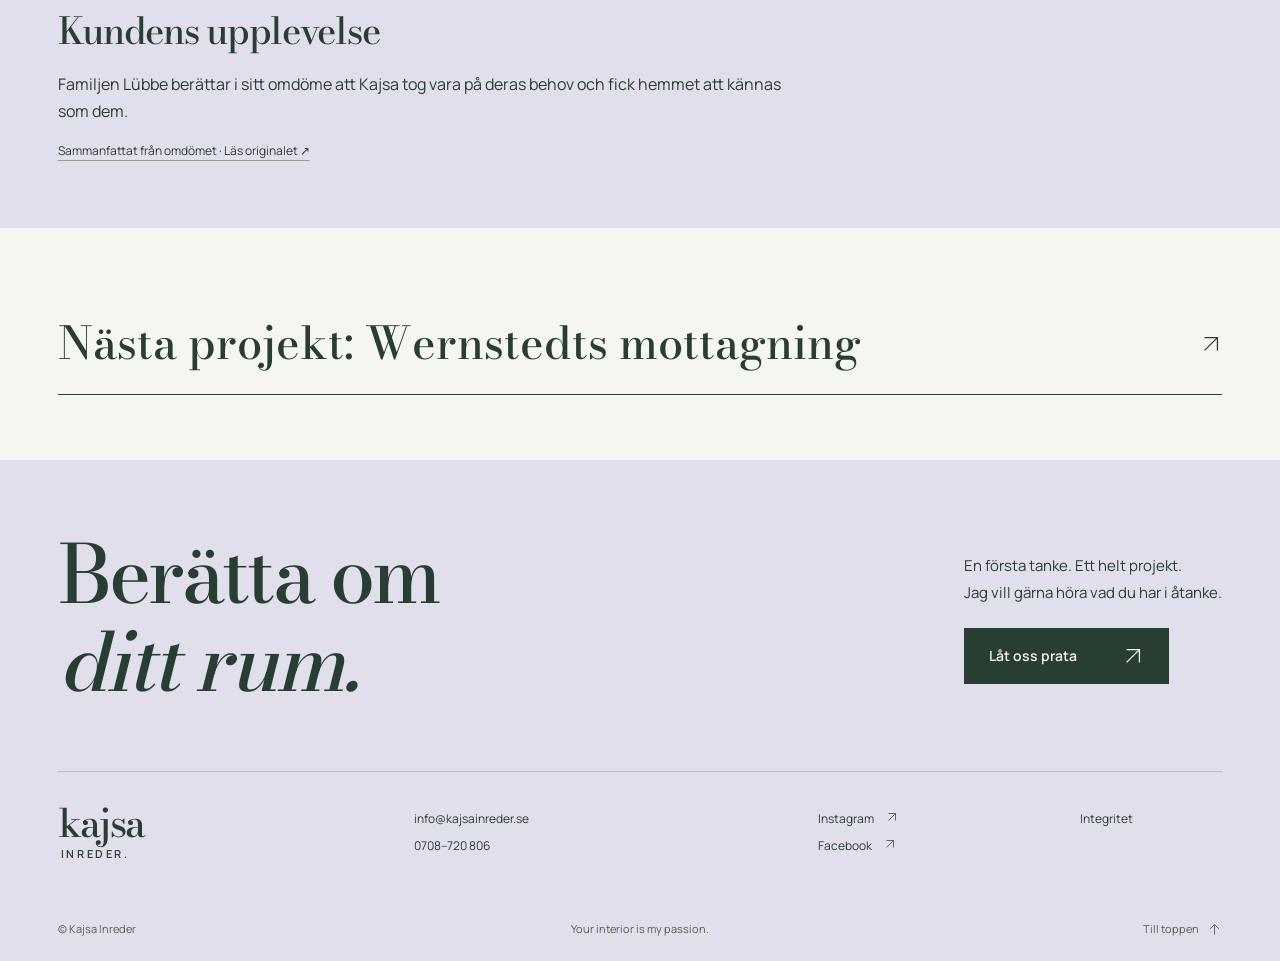
<file: familjen-lubbe.html>
<!doctype html><html lang="sv"><head><meta charset="UTF-8"><meta name="viewport" content="width=device-width,initial-scale=1"><title>Familjen Lübbe — Inredningsprojekt | Kajsa Inreder</title><meta name="description" content="Ett hem där familjens olika behov får plats. Möblering och inredning skapar utrymme både för umgänge, familjetid och lugna stunder."><meta name="theme-color" content="#293e33"><link rel="canonical" href="https://kajsa-inreder.carlzzon121.chatgpt.site/familjen-lubbe.html"><meta property="og:title" content="Familjen Lübbe — Inredningsprojekt | Kajsa Inreder"><meta property="og:description" content="Ett hem där familjens olika behov får plats. Möblering och inredning skapar utrymme både för umgänge, familjetid och lugna stunder."><meta property="og:type" content="website"><meta property="og:locale" content="sv_SE"><meta property="og:url" content="https://kajsa-inreder.carlzzon121.chatgpt.site/familjen-lubbe.html"><meta property="og:image" content="https://kajsa-inreder.carlzzon121.chatgpt.site/assets/sjuttiotal-2200.webp"><meta name="twitter:card" content="summary_large_image"><link rel="icon" href="assets/favicon.svg" type="image/svg+xml"><link rel="preload" href="assets/bodoni.woff2" as="font" type="font/woff2" crossorigin><link rel="preload" href="assets/manrope.woff2" as="font" type="font/woff2" crossorigin><link rel="stylesheet" href="styles.css"><script src="app.js" defer></script><script type="application/ld+json">{"@context": "https://schema.org", "@type": "ProfessionalService", "name": "Kajsa Inreder", "url": "https://kajsa-inreder.carlzzon121.chatgpt.site", "telephone": "+46708720806", "email": "info@kajsainreder.se", "founder": {"@type": "Person", "name": "Kajsa Rosén"}, "image": "https://kajsa-inreder.carlzzon121.chatgpt.site/assets/kajsa-rosen-1200.webp", "sameAs": ["https://www.kajsainreder.se/", "https://www.instagram.com/kajsainreder/"]}</script></head><body id="top" class="inner"><a class="skip" href="#main">Hoppa till innehåll</a><header class="site-header "><a class="wordmark" href="index.html" aria-label="Kajsa Inreder, startsida">kajsa<span>inreder.</span></a><nav class="desktop-nav" aria-label="Huvudmeny"><a href="projekt.html">Projekt</a><a href="tjanster.html">Tjänster</a><a href="om-kajsa.html">Om Kajsa</a><a class="nav-cta" href="kontakt.html">Prata inredning<svg viewBox="0 0 24 24" aria-hidden="true"><path d="M5 19 19 5M5 5h14v14"/></svg></a></nav><button class="menu-toggle" aria-expanded="false" aria-controls="mobile-menu"><span>Meny</span><i aria-hidden="true"></i></button></header><dialog id="mobile-menu" class="menu-dialog" aria-label="Huvudmeny"><div class="menu-head"><span class="wordmark">kajsa<span>inreder.</span></span><button class="menu-close" aria-label="Stäng meny">Stäng <svg viewBox="0 0 24 24" aria-hidden="true"><path d="m6 6 12 12M6 18 18 6"/></svg></button></div><nav aria-label="Mobilmeny"><a href="projekt.html">Projekt</a><a href="tjanster.html">Tjänster</a><a href="om-kajsa.html">Om Kajsa</a><a href="kontakt.html">Prata inredning <svg viewBox="0 0 24 24" aria-hidden="true"><path d="M5 19 19 5M5 5h14v14"/></svg></a></nav><a class="menu-mail" href="mailto:info@kajsainreder.se">info@kajsainreder.se</a></dialog><main id="main"><section class="case-heading wrap"><a class="back-link" href="projekt.html">← Alla projekt</a><h1>Familjen Lübbe</h1><p>Ett hem för familjelivet</p></section><div class="case-cover wrap"><img class="" src="assets/hem-lubbe-1200.webp" srcset="assets/hem-lubbe-640.webp 640w, assets/hem-lubbe-1200.webp 1200w" sizes="100vw" width="1673" height="2000" alt="Familjen Lübbe – inredningsprojekt av Kajsa Inreder" loading="eager" decoding="async" fetchpriority="high"></div><section class="case-story wrap section"><h2>Utrymme för<br>livet tillsammans.</h2><div><p class="lead">Ett hem där familjens olika behov får plats. Möblering och inredning skapar utrymme både för umgänge, familjetid och lugna stunder.</p><p>Mjuka textilier, dämpade färger och varm belysning skapar en behaglig miljö. Familjens egen personlighet är utgångspunkten för helheten.</p><a class="text-link" href="kontakt.html?projekt=familjen-lubbe">Prata om ett liknande projekt<svg viewBox="0 0 24 24" aria-hidden="true"><path d="M5 19 19 5M5 5h14v14"/></svg></a></div></section><aside class="review-summary wrap"><h2>Kundens upplevelse</h2><p>Familjen Lübbe berättar i sitt omdöme att Kajsa tog vara på deras behov och fick hemmet att kännas som dem.</p><a class="source-link" href="https://www.kajsainreder.se/Projekt/" target="_blank" rel="noopener noreferrer">Sammanfattat från omdömet · Läs originalet ↗</a></aside><div class="next-case wrap section"><a class="text-link" href="wernstedt.html">Nästa projekt: Wernstedts mottagning<svg viewBox="0 0 24 24" aria-hidden="true"><path d="M5 19 19 5M5 5h14v14"/></svg></a></div></main><footer><div class="footer-invite wrap"><h2>Berätta om<br><em>ditt rum.</em></h2><div><p>En första tanke. Ett helt projekt.<br>Jag vill gärna höra vad du har i åtanke.</p><a class="button dark" href="kontakt.html">Låt oss prata<svg viewBox="0 0 24 24" aria-hidden="true"><path d="M5 19 19 5M5 5h14v14"/></svg></a></div></div><div class="footer-bottom wrap"><a class="wordmark" href="index.html">kajsa<span>inreder.</span></a><div><a href="mailto:info@kajsainreder.se">info@kajsainreder.se</a><a href="tel:+46708720806">0708–720 806</a></div><div><a href="https://www.instagram.com/kajsainreder/" target="_blank" rel="noopener noreferrer">Instagram <svg viewBox="0 0 24 24" aria-hidden="true"><path d="M5 19 19 5M5 5h14v14"/></svg></a><a href="https://www.facebook.com/Kajsa-Inreder-964294883650854/" target="_blank" rel="noopener noreferrer">Facebook <svg viewBox="0 0 24 24" aria-hidden="true"><path d="M5 19 19 5M5 5h14v14"/></svg></a></div><a href="integritet.html">Integritet</a></div><div class="colophon wrap"><span>© Kajsa Inreder</span><span>Your interior is my passion.</span><a href="#top">Till toppen <svg viewBox="0 0 24 24" aria-hidden="true"><path d="M12 20V4m-7 7 7-7 7 7"/></svg></a></div></footer></body></html>
</file>
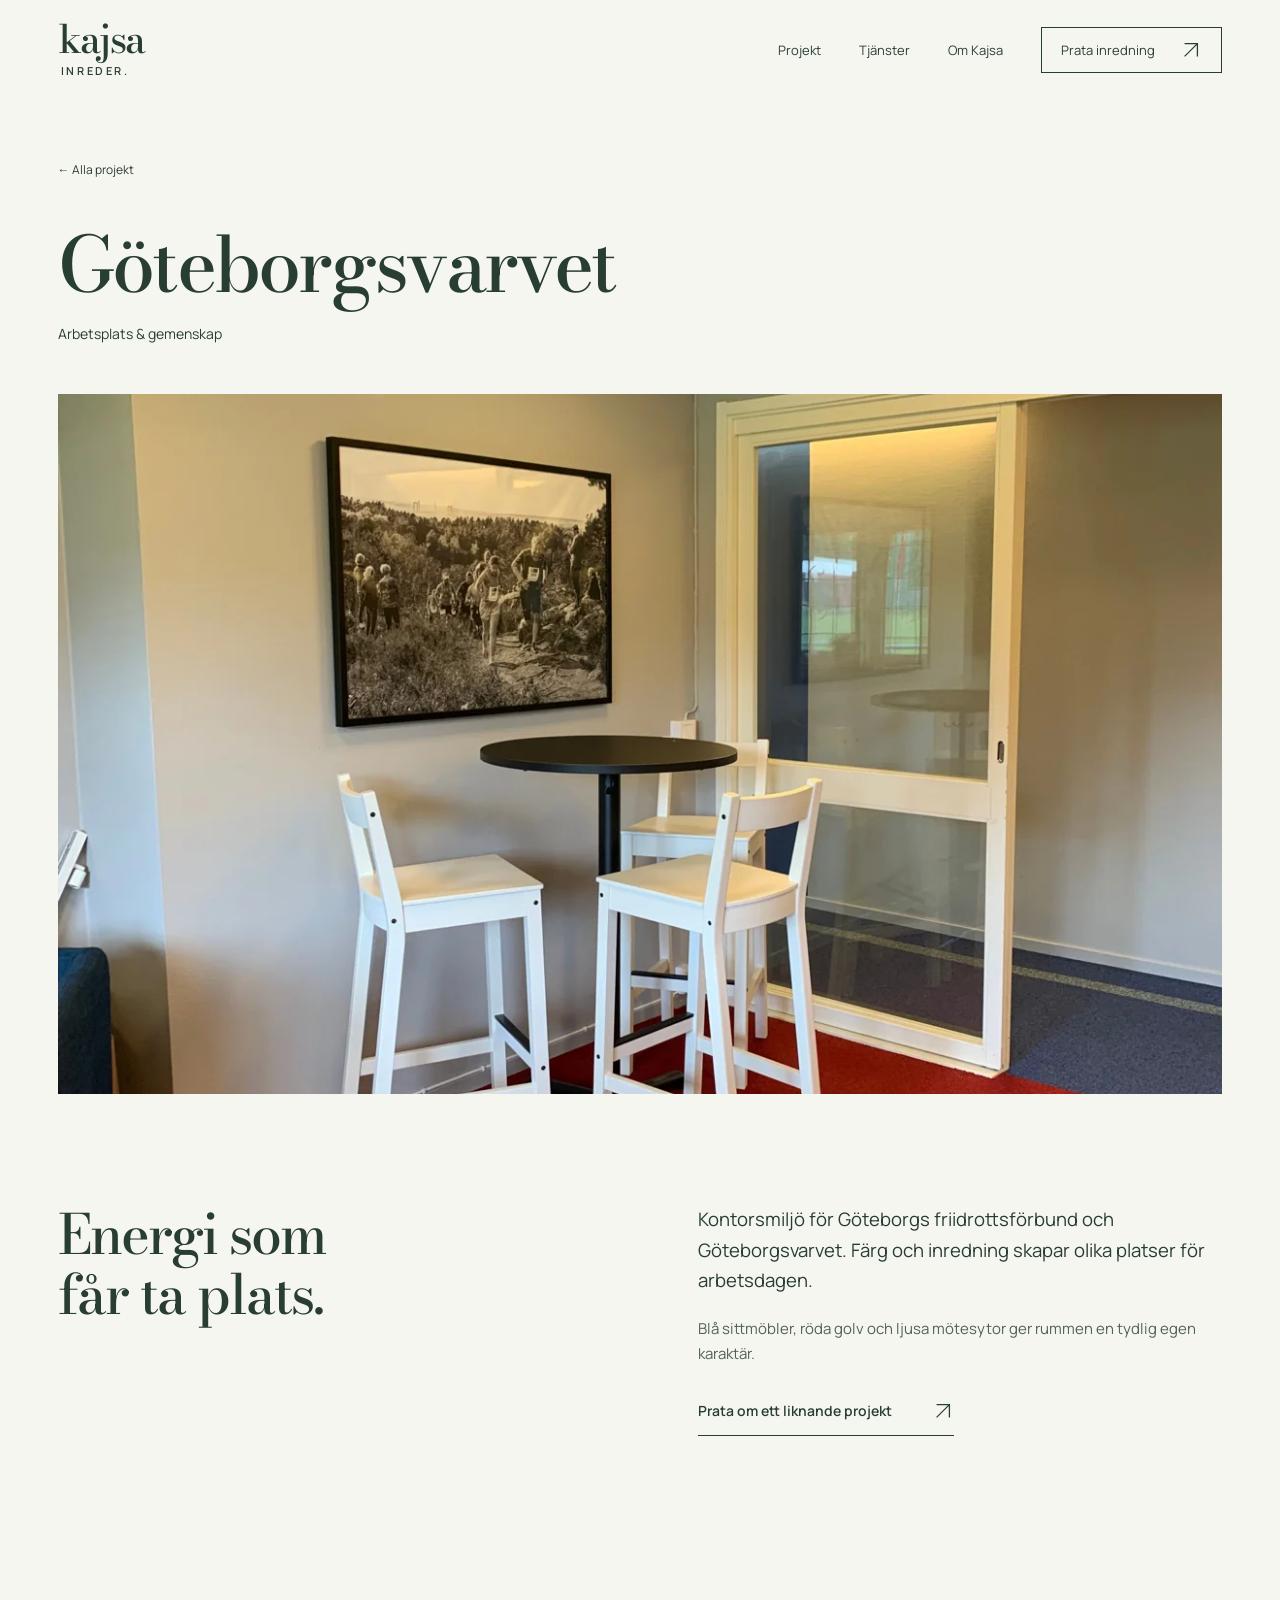
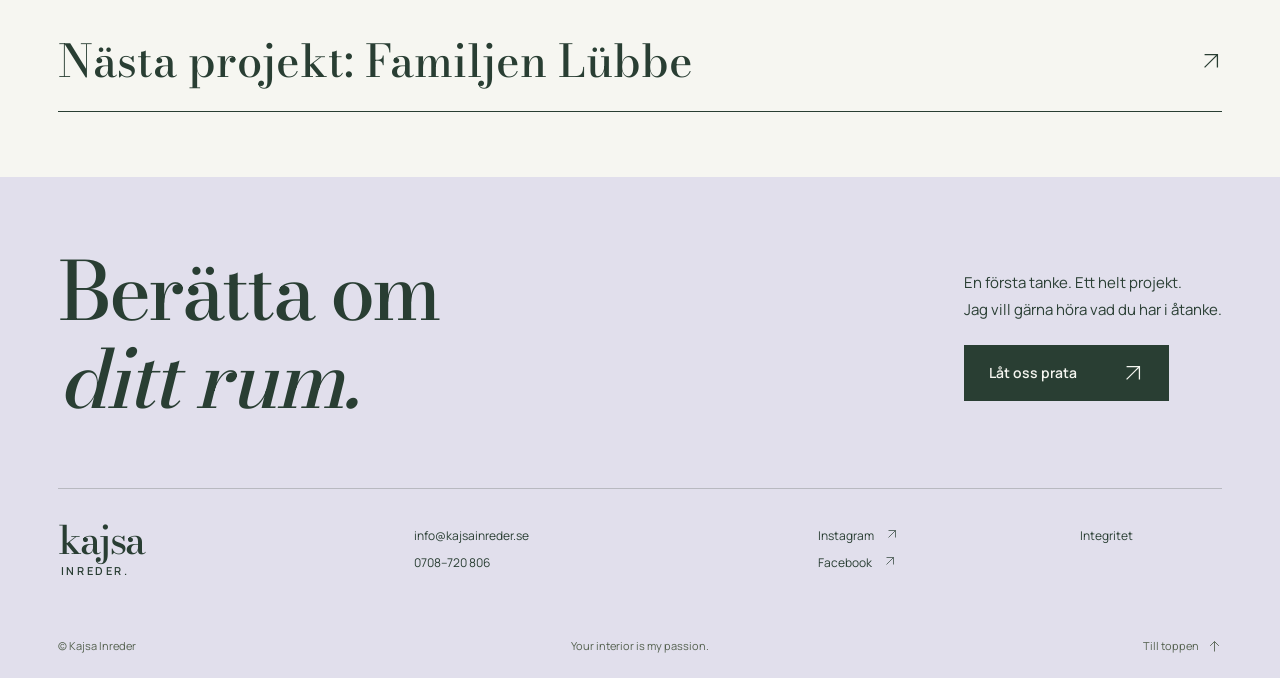
<file: goteborgsvarvet.html>
<!doctype html><html lang="sv"><head><meta charset="UTF-8"><meta name="viewport" content="width=device-width,initial-scale=1"><title>Göteborgsvarvet — Inredningsprojekt | Kajsa Inreder</title><meta name="description" content="Kontorsmiljö för Göteborgs friidrottsförbund och Göteborgsvarvet. Färg och inredning skapar olika platser för arbetsdagen."><meta name="theme-color" content="#293e33"><link rel="canonical" href="https://kajsa-inreder.carlzzon121.chatgpt.site/goteborgsvarvet.html"><meta property="og:title" content="Göteborgsvarvet — Inredningsprojekt | Kajsa Inreder"><meta property="og:description" content="Kontorsmiljö för Göteborgs friidrottsförbund och Göteborgsvarvet. Färg och inredning skapar olika platser för arbetsdagen."><meta property="og:type" content="website"><meta property="og:locale" content="sv_SE"><meta property="og:url" content="https://kajsa-inreder.carlzzon121.chatgpt.site/goteborgsvarvet.html"><meta property="og:image" content="https://kajsa-inreder.carlzzon121.chatgpt.site/assets/sjuttiotal-2200.webp"><meta name="twitter:card" content="summary_large_image"><link rel="icon" href="assets/favicon.svg" type="image/svg+xml"><link rel="preload" href="assets/bodoni.woff2" as="font" type="font/woff2" crossorigin><link rel="preload" href="assets/manrope.woff2" as="font" type="font/woff2" crossorigin><link rel="stylesheet" href="styles.css"><script src="app.js" defer></script><script type="application/ld+json">{"@context": "https://schema.org", "@type": "ProfessionalService", "name": "Kajsa Inreder", "url": "https://kajsa-inreder.carlzzon121.chatgpt.site", "telephone": "+46708720806", "email": "info@kajsainreder.se", "founder": {"@type": "Person", "name": "Kajsa Rosén"}, "image": "https://kajsa-inreder.carlzzon121.chatgpt.site/assets/kajsa-rosen-1200.webp", "sameAs": ["https://www.kajsainreder.se/", "https://www.instagram.com/kajsainreder/"]}</script></head><body id="top" class="inner"><a class="skip" href="#main">Hoppa till innehåll</a><header class="site-header "><a class="wordmark" href="index.html" aria-label="Kajsa Inreder, startsida">kajsa<span>inreder.</span></a><nav class="desktop-nav" aria-label="Huvudmeny"><a href="projekt.html">Projekt</a><a href="tjanster.html">Tjänster</a><a href="om-kajsa.html">Om Kajsa</a><a class="nav-cta" href="kontakt.html">Prata inredning<svg viewBox="0 0 24 24" aria-hidden="true"><path d="M5 19 19 5M5 5h14v14"/></svg></a></nav><button class="menu-toggle" aria-expanded="false" aria-controls="mobile-menu"><span>Meny</span><i aria-hidden="true"></i></button></header><dialog id="mobile-menu" class="menu-dialog" aria-label="Huvudmeny"><div class="menu-head"><span class="wordmark">kajsa<span>inreder.</span></span><button class="menu-close" aria-label="Stäng meny">Stäng <svg viewBox="0 0 24 24" aria-hidden="true"><path d="m6 6 12 12M6 18 18 6"/></svg></button></div><nav aria-label="Mobilmeny"><a href="projekt.html">Projekt</a><a href="tjanster.html">Tjänster</a><a href="om-kajsa.html">Om Kajsa</a><a href="kontakt.html">Prata inredning <svg viewBox="0 0 24 24" aria-hidden="true"><path d="M5 19 19 5M5 5h14v14"/></svg></a></nav><a class="menu-mail" href="mailto:info@kajsainreder.se">info@kajsainreder.se</a></dialog><main id="main"><section class="case-heading wrap"><a class="back-link" href="projekt.html">← Alla projekt</a><h1>Göteborgsvarvet</h1><p>Arbetsplats & gemenskap</p></section><div class="case-cover wrap"><img class="" src="assets/goteborgsvarvet-1200.webp" srcset="assets/goteborgsvarvet-640.webp 640w, assets/goteborgsvarvet-1200.webp 1200w" sizes="100vw" width="3024" height="4032" alt="Göteborgsvarvet – inredningsprojekt av Kajsa Inreder" loading="eager" decoding="async" fetchpriority="high"></div><section class="case-story wrap section"><h2>Energi som<br>får ta plats.</h2><div><p class="lead">Kontorsmiljö för Göteborgs friidrottsförbund och Göteborgsvarvet. Färg och inredning skapar olika platser för arbetsdagen.</p><p>Blå sittmöbler, röda golv och ljusa mötesytor ger rummen en tydlig egen karaktär.</p><a class="text-link" href="kontakt.html?projekt=goteborgsvarvet">Prata om ett liknande projekt<svg viewBox="0 0 24 24" aria-hidden="true"><path d="M5 19 19 5M5 5h14v14"/></svg></a></div></section><div class="next-case wrap section"><a class="text-link" href="familjen-lubbe.html">Nästa projekt: Familjen Lübbe<svg viewBox="0 0 24 24" aria-hidden="true"><path d="M5 19 19 5M5 5h14v14"/></svg></a></div></main><footer><div class="footer-invite wrap"><h2>Berätta om<br><em>ditt rum.</em></h2><div><p>En första tanke. Ett helt projekt.<br>Jag vill gärna höra vad du har i åtanke.</p><a class="button dark" href="kontakt.html">Låt oss prata<svg viewBox="0 0 24 24" aria-hidden="true"><path d="M5 19 19 5M5 5h14v14"/></svg></a></div></div><div class="footer-bottom wrap"><a class="wordmark" href="index.html">kajsa<span>inreder.</span></a><div><a href="mailto:info@kajsainreder.se">info@kajsainreder.se</a><a href="tel:+46708720806">0708–720 806</a></div><div><a href="https://www.instagram.com/kajsainreder/" target="_blank" rel="noopener noreferrer">Instagram <svg viewBox="0 0 24 24" aria-hidden="true"><path d="M5 19 19 5M5 5h14v14"/></svg></a><a href="https://www.facebook.com/Kajsa-Inreder-964294883650854/" target="_blank" rel="noopener noreferrer">Facebook <svg viewBox="0 0 24 24" aria-hidden="true"><path d="M5 19 19 5M5 5h14v14"/></svg></a></div><a href="integritet.html">Integritet</a></div><div class="colophon wrap"><span>© Kajsa Inreder</span><span>Your interior is my passion.</span><a href="#top">Till toppen <svg viewBox="0 0 24 24" aria-hidden="true"><path d="M12 20V4m-7 7 7-7 7 7"/></svg></a></div></footer></body></html>
</file>
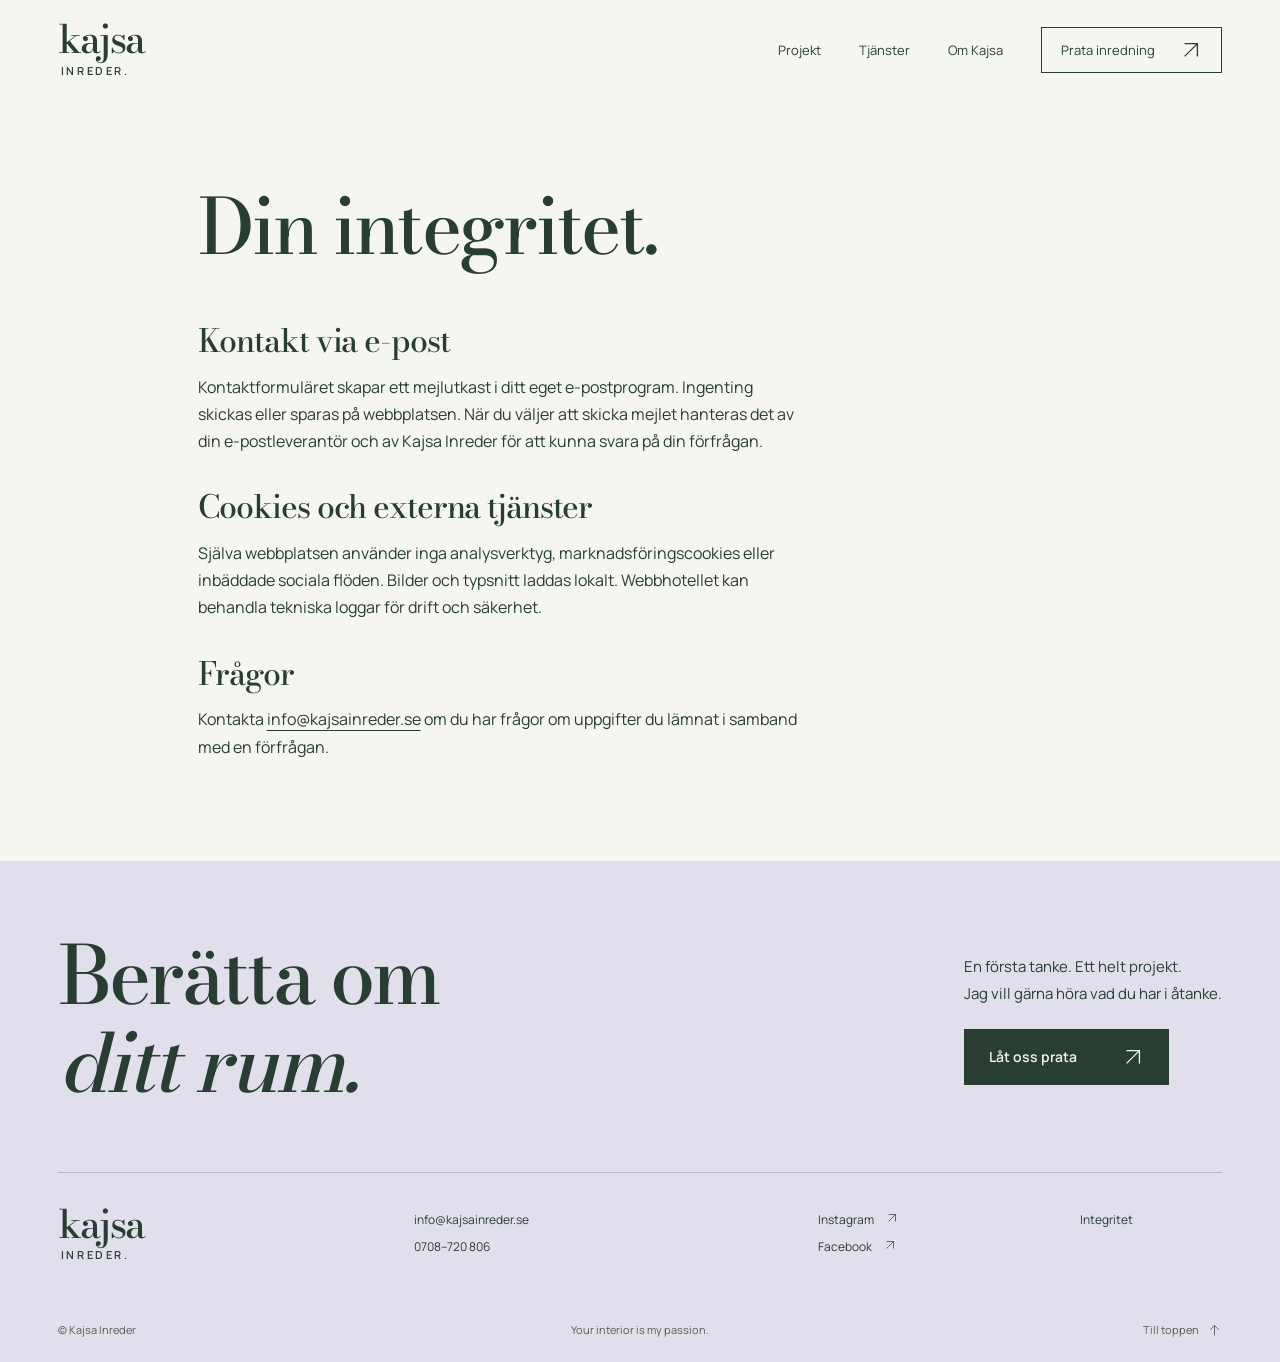
<file: integritet.html>
<!doctype html><html lang="sv"><head><meta charset="UTF-8"><meta name="viewport" content="width=device-width,initial-scale=1"><title>Integritet | Kajsa Inreder</title><meta name="description" content="Så fungerar kontakt och integritet på denna webbplats."><meta name="theme-color" content="#293e33"><link rel="canonical" href="https://kajsa-inreder.carlzzon121.chatgpt.site/integritet.html"><meta property="og:title" content="Integritet | Kajsa Inreder"><meta property="og:description" content="Så fungerar kontakt och integritet på denna webbplats."><meta property="og:type" content="website"><meta property="og:locale" content="sv_SE"><meta property="og:url" content="https://kajsa-inreder.carlzzon121.chatgpt.site/integritet.html"><meta property="og:image" content="https://kajsa-inreder.carlzzon121.chatgpt.site/assets/sjuttiotal-2200.webp"><meta name="twitter:card" content="summary_large_image"><link rel="icon" href="assets/favicon.svg" type="image/svg+xml"><link rel="preload" href="assets/bodoni.woff2" as="font" type="font/woff2" crossorigin><link rel="preload" href="assets/manrope.woff2" as="font" type="font/woff2" crossorigin><link rel="stylesheet" href="styles.css"><script src="app.js" defer></script><script type="application/ld+json">{"@context": "https://schema.org", "@type": "ProfessionalService", "name": "Kajsa Inreder", "url": "https://kajsa-inreder.carlzzon121.chatgpt.site", "telephone": "+46708720806", "email": "info@kajsainreder.se", "founder": {"@type": "Person", "name": "Kajsa Rosén"}, "image": "https://kajsa-inreder.carlzzon121.chatgpt.site/assets/kajsa-rosen-1200.webp", "sameAs": ["https://www.kajsainreder.se/", "https://www.instagram.com/kajsainreder/"]}</script></head><body id="top" class="inner"><a class="skip" href="#main">Hoppa till innehåll</a><header class="site-header "><a class="wordmark" href="index.html" aria-label="Kajsa Inreder, startsida">kajsa<span>inreder.</span></a><nav class="desktop-nav" aria-label="Huvudmeny"><a href="projekt.html">Projekt</a><a href="tjanster.html">Tjänster</a><a href="om-kajsa.html">Om Kajsa</a><a class="nav-cta" href="kontakt.html">Prata inredning<svg viewBox="0 0 24 24" aria-hidden="true"><path d="M5 19 19 5M5 5h14v14"/></svg></a></nav><button class="menu-toggle" aria-expanded="false" aria-controls="mobile-menu"><span>Meny</span><i aria-hidden="true"></i></button></header><dialog id="mobile-menu" class="menu-dialog" aria-label="Huvudmeny"><div class="menu-head"><span class="wordmark">kajsa<span>inreder.</span></span><button class="menu-close" aria-label="Stäng meny">Stäng <svg viewBox="0 0 24 24" aria-hidden="true"><path d="m6 6 12 12M6 18 18 6"/></svg></button></div><nav aria-label="Mobilmeny"><a href="projekt.html">Projekt</a><a href="tjanster.html">Tjänster</a><a href="om-kajsa.html">Om Kajsa</a><a href="kontakt.html">Prata inredning <svg viewBox="0 0 24 24" aria-hidden="true"><path d="M5 19 19 5M5 5h14v14"/></svg></a></nav><a class="menu-mail" href="mailto:info@kajsainreder.se">info@kajsainreder.se</a></dialog><main id="main"><section class="legal wrap page-heading"><h1>Din integritet.</h1><h2>Kontakt via e-post</h2><p>Kontaktformuläret skapar ett mejlutkast i ditt eget e-postprogram. Ingenting skickas eller sparas på webbplatsen. När du väljer att skicka mejlet hanteras det av din e-postleverantör och av Kajsa Inreder för att kunna svara på din förfrågan.</p><h2>Cookies och externa tjänster</h2><p>Själva webbplatsen använder inga analysverktyg, marknadsföringscookies eller inbäddade sociala flöden. Bilder och typsnitt laddas lokalt. Webbhotellet kan behandla tekniska loggar för drift och säkerhet.</p><h2>Frågor</h2><p>Kontakta <a href="mailto:info@kajsainreder.se">info@kajsainreder.se</a> om du har frågor om uppgifter du lämnat i samband med en förfrågan.</p></section></main><footer><div class="footer-invite wrap"><h2>Berätta om<br><em>ditt rum.</em></h2><div><p>En första tanke. Ett helt projekt.<br>Jag vill gärna höra vad du har i åtanke.</p><a class="button dark" href="kontakt.html">Låt oss prata<svg viewBox="0 0 24 24" aria-hidden="true"><path d="M5 19 19 5M5 5h14v14"/></svg></a></div></div><div class="footer-bottom wrap"><a class="wordmark" href="index.html">kajsa<span>inreder.</span></a><div><a href="mailto:info@kajsainreder.se">info@kajsainreder.se</a><a href="tel:+46708720806">0708–720 806</a></div><div><a href="https://www.instagram.com/kajsainreder/" target="_blank" rel="noopener noreferrer">Instagram <svg viewBox="0 0 24 24" aria-hidden="true"><path d="M5 19 19 5M5 5h14v14"/></svg></a><a href="https://www.facebook.com/Kajsa-Inreder-964294883650854/" target="_blank" rel="noopener noreferrer">Facebook <svg viewBox="0 0 24 24" aria-hidden="true"><path d="M5 19 19 5M5 5h14v14"/></svg></a></div><a href="integritet.html">Integritet</a></div><div class="colophon wrap"><span>© Kajsa Inreder</span><span>Your interior is my passion.</span><a href="#top">Till toppen <svg viewBox="0 0 24 24" aria-hidden="true"><path d="M12 20V4m-7 7 7-7 7 7"/></svg></a></div></footer></body></html>
</file>
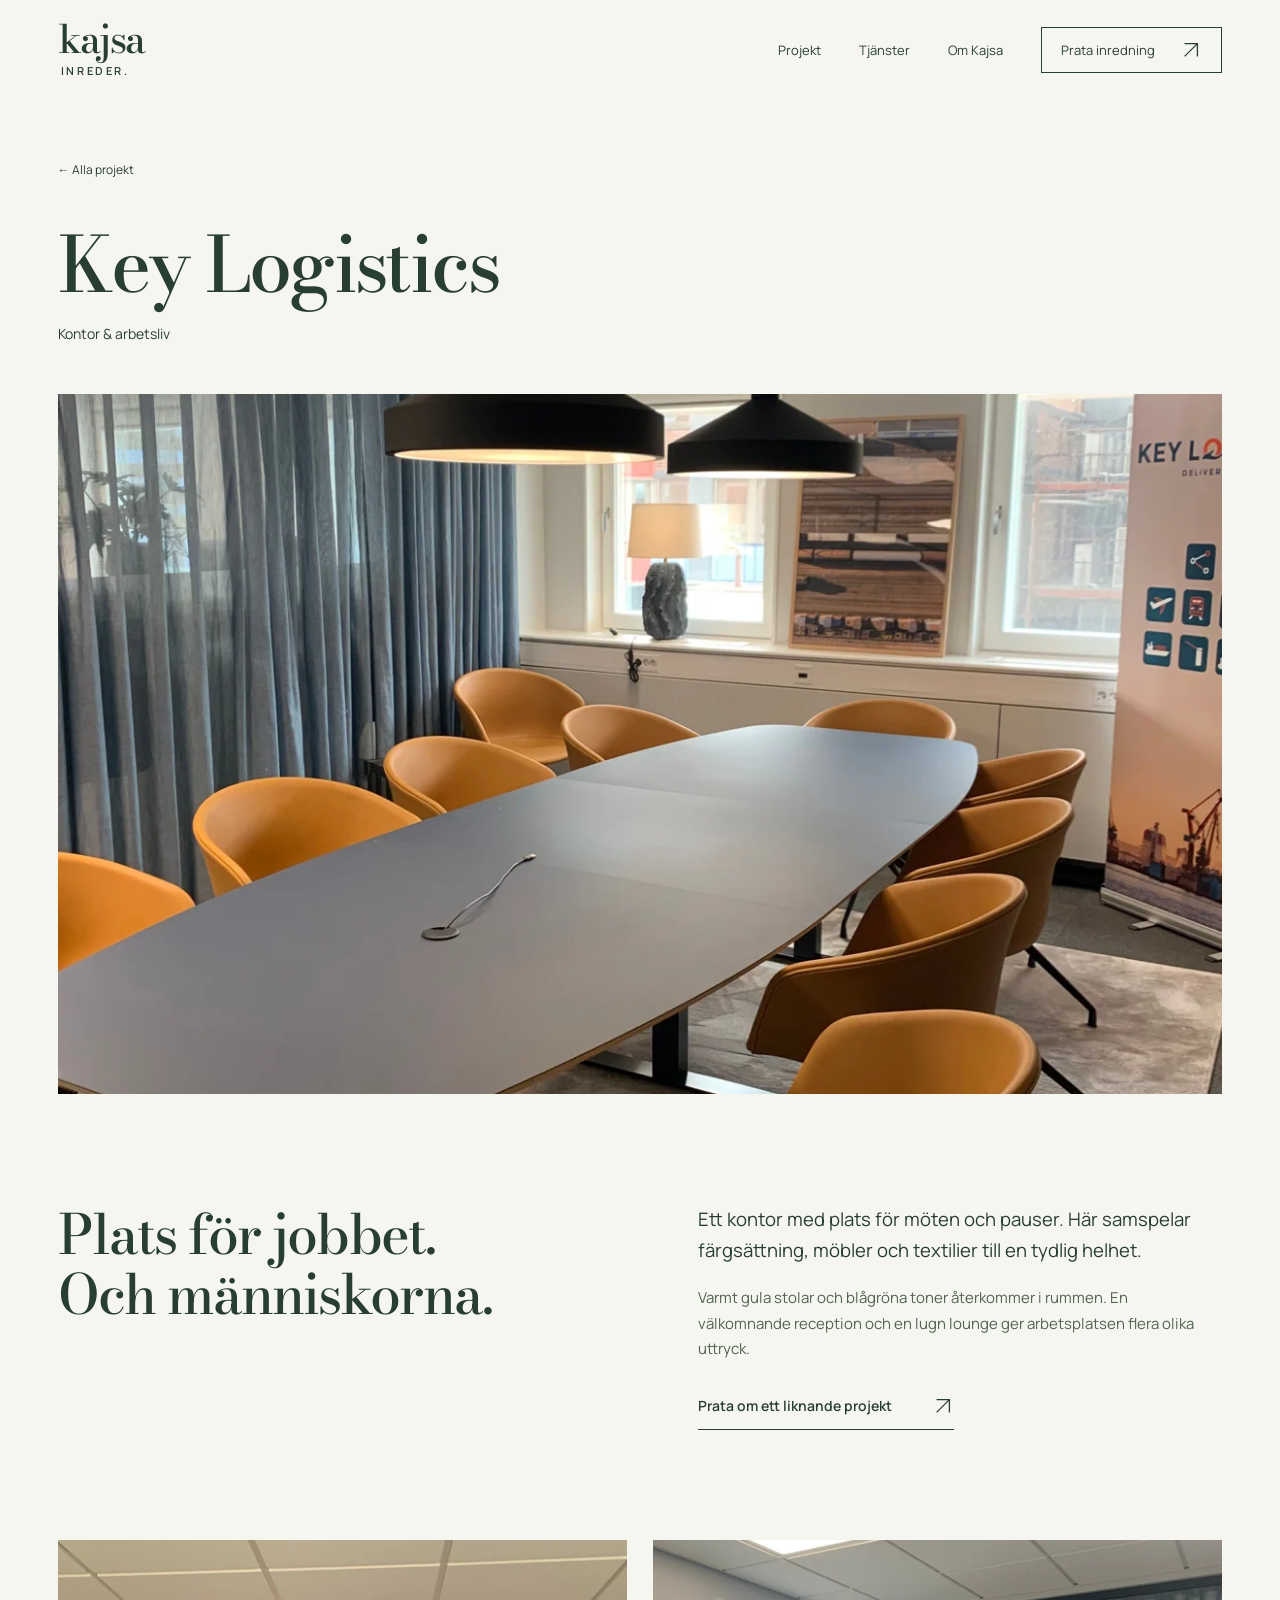
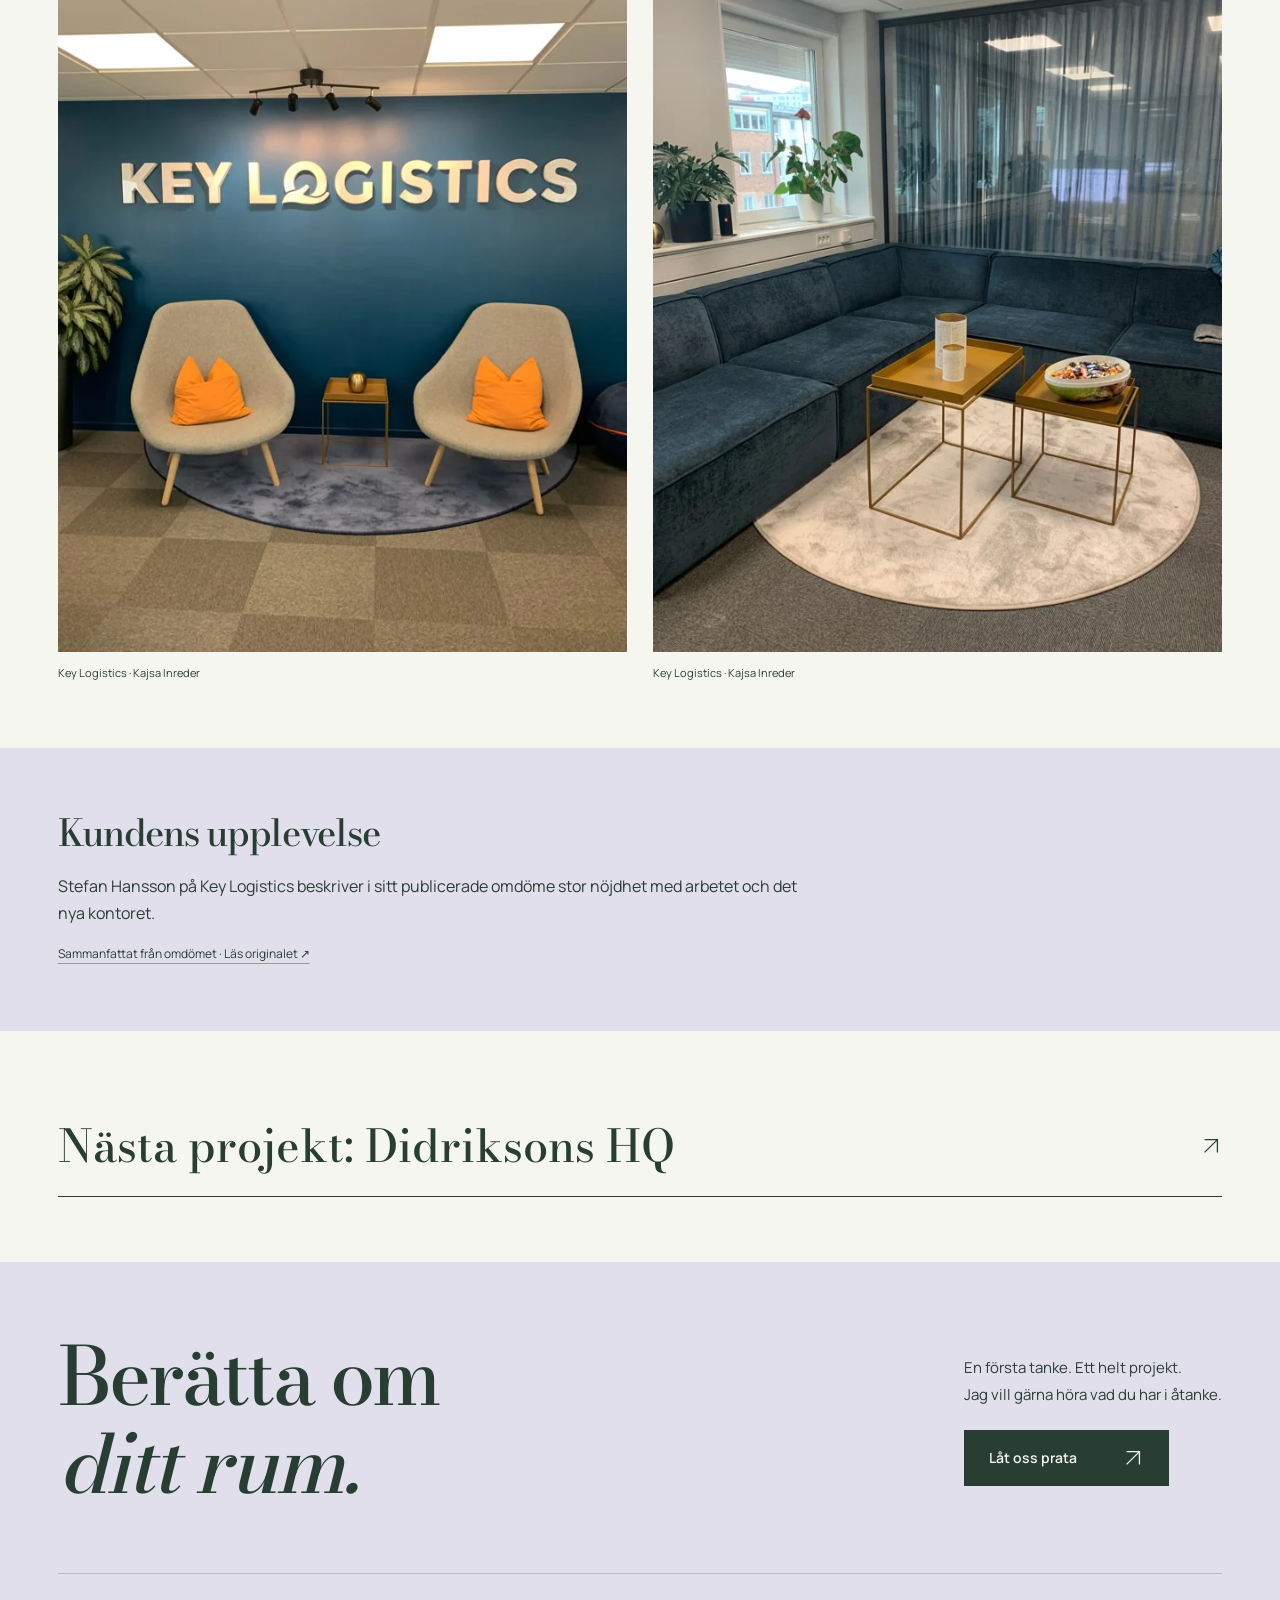
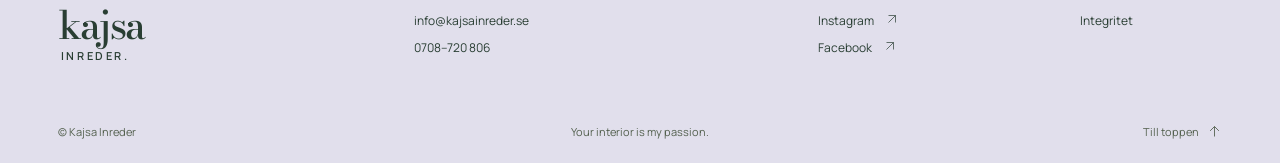
<file: key-logistics.html>
<!doctype html><html lang="sv"><head><meta charset="UTF-8"><meta name="viewport" content="width=device-width,initial-scale=1"><title>Key Logistics — Inredningsprojekt | Kajsa Inreder</title><meta name="description" content="Ett kontor med plats för möten och pauser. Här samspelar färgsättning, möbler och textilier till en tydlig helhet."><meta name="theme-color" content="#293e33"><link rel="canonical" href="https://kajsa-inreder.carlzzon121.chatgpt.site/key-logistics.html"><meta property="og:title" content="Key Logistics — Inredningsprojekt | Kajsa Inreder"><meta property="og:description" content="Ett kontor med plats för möten och pauser. Här samspelar färgsättning, möbler och textilier till en tydlig helhet."><meta property="og:type" content="website"><meta property="og:locale" content="sv_SE"><meta property="og:url" content="https://kajsa-inreder.carlzzon121.chatgpt.site/key-logistics.html"><meta property="og:image" content="https://kajsa-inreder.carlzzon121.chatgpt.site/assets/sjuttiotal-2200.webp"><meta name="twitter:card" content="summary_large_image"><link rel="icon" href="assets/favicon.svg" type="image/svg+xml"><link rel="preload" href="assets/bodoni.woff2" as="font" type="font/woff2" crossorigin><link rel="preload" href="assets/manrope.woff2" as="font" type="font/woff2" crossorigin><link rel="stylesheet" href="styles.css"><script src="app.js" defer></script><script type="application/ld+json">{"@context": "https://schema.org", "@type": "ProfessionalService", "name": "Kajsa Inreder", "url": "https://kajsa-inreder.carlzzon121.chatgpt.site", "telephone": "+46708720806", "email": "info@kajsainreder.se", "founder": {"@type": "Person", "name": "Kajsa Rosén"}, "image": "https://kajsa-inreder.carlzzon121.chatgpt.site/assets/kajsa-rosen-1200.webp", "sameAs": ["https://www.kajsainreder.se/", "https://www.instagram.com/kajsainreder/"]}</script></head><body id="top" class="inner"><a class="skip" href="#main">Hoppa till innehåll</a><header class="site-header "><a class="wordmark" href="index.html" aria-label="Kajsa Inreder, startsida">kajsa<span>inreder.</span></a><nav class="desktop-nav" aria-label="Huvudmeny"><a href="projekt.html">Projekt</a><a href="tjanster.html">Tjänster</a><a href="om-kajsa.html">Om Kajsa</a><a class="nav-cta" href="kontakt.html">Prata inredning<svg viewBox="0 0 24 24" aria-hidden="true"><path d="M5 19 19 5M5 5h14v14"/></svg></a></nav><button class="menu-toggle" aria-expanded="false" aria-controls="mobile-menu"><span>Meny</span><i aria-hidden="true"></i></button></header><dialog id="mobile-menu" class="menu-dialog" aria-label="Huvudmeny"><div class="menu-head"><span class="wordmark">kajsa<span>inreder.</span></span><button class="menu-close" aria-label="Stäng meny">Stäng <svg viewBox="0 0 24 24" aria-hidden="true"><path d="m6 6 12 12M6 18 18 6"/></svg></button></div><nav aria-label="Mobilmeny"><a href="projekt.html">Projekt</a><a href="tjanster.html">Tjänster</a><a href="om-kajsa.html">Om Kajsa</a><a href="kontakt.html">Prata inredning <svg viewBox="0 0 24 24" aria-hidden="true"><path d="M5 19 19 5M5 5h14v14"/></svg></a></nav><a class="menu-mail" href="mailto:info@kajsainreder.se">info@kajsainreder.se</a></dialog><main id="main"><section class="case-heading wrap"><a class="back-link" href="projekt.html">← Alla projekt</a><h1>Key Logistics</h1><p>Kontor & arbetsliv</p></section><div class="case-cover wrap"><img class="" src="assets/key-logistics-1200.webp" srcset="assets/key-logistics-640.webp 640w, assets/key-logistics-1200.webp 1200w" sizes="100vw" width="3024" height="4032" alt="Key Logistics – inredningsprojekt av Kajsa Inreder" loading="eager" decoding="async" fetchpriority="high"></div><section class="case-story wrap section"><h2>Plats för jobbet.<br>Och människorna.</h2><div><p class="lead">Ett kontor med plats för möten och pauser. Här samspelar färgsättning, möbler och textilier till en tydlig helhet.</p><p>Varmt gula stolar och blågröna toner återkommer i rummen. En välkomnande reception och en lugn lounge ger arbetsplatsen flera olika uttryck.</p><a class="text-link" href="kontakt.html?projekt=key-logistics">Prata om ett liknande projekt<svg viewBox="0 0 24 24" aria-hidden="true"><path d="M5 19 19 5M5 5h14v14"/></svg></a></div></section><section class="case-gallery wrap" aria-label="Fler bilder från Key Logistics"><figure><img class="" src="assets/key-reception-1200.webp" srcset="assets/key-reception-640.webp 640w, assets/key-reception-1200.webp 1200w" sizes="(max-width: 700px) 100vw, 50vw" width="3024" height="4032" alt="Key Logistics – detalj ur inredningsprojektet" loading="lazy" decoding="async"><figcaption>Key Logistics · Kajsa Inreder</figcaption></figure><figure><img class="" src="assets/key-lounge-1200.webp" srcset="assets/key-lounge-640.webp 640w, assets/key-lounge-1200.webp 1200w" sizes="(max-width: 700px) 100vw, 50vw" width="3024" height="4032" alt="Key Logistics – detalj ur inredningsprojektet" loading="lazy" decoding="async"><figcaption>Key Logistics · Kajsa Inreder</figcaption></figure></section><aside class="review-summary wrap"><h2>Kundens upplevelse</h2><p>Stefan Hansson på Key Logistics beskriver i sitt publicerade omdöme stor nöjdhet med arbetet och det nya kontoret.</p><a class="source-link" href="https://www.kajsainreder.se/Projekt/" target="_blank" rel="noopener noreferrer">Sammanfattat från omdömet · Läs originalet ↗</a></aside><div class="next-case wrap section"><a class="text-link" href="didriksons-hq.html">Nästa projekt: Didriksons HQ<svg viewBox="0 0 24 24" aria-hidden="true"><path d="M5 19 19 5M5 5h14v14"/></svg></a></div></main><footer><div class="footer-invite wrap"><h2>Berätta om<br><em>ditt rum.</em></h2><div><p>En första tanke. Ett helt projekt.<br>Jag vill gärna höra vad du har i åtanke.</p><a class="button dark" href="kontakt.html">Låt oss prata<svg viewBox="0 0 24 24" aria-hidden="true"><path d="M5 19 19 5M5 5h14v14"/></svg></a></div></div><div class="footer-bottom wrap"><a class="wordmark" href="index.html">kajsa<span>inreder.</span></a><div><a href="mailto:info@kajsainreder.se">info@kajsainreder.se</a><a href="tel:+46708720806">0708–720 806</a></div><div><a href="https://www.instagram.com/kajsainreder/" target="_blank" rel="noopener noreferrer">Instagram <svg viewBox="0 0 24 24" aria-hidden="true"><path d="M5 19 19 5M5 5h14v14"/></svg></a><a href="https://www.facebook.com/Kajsa-Inreder-964294883650854/" target="_blank" rel="noopener noreferrer">Facebook <svg viewBox="0 0 24 24" aria-hidden="true"><path d="M5 19 19 5M5 5h14v14"/></svg></a></div><a href="integritet.html">Integritet</a></div><div class="colophon wrap"><span>© Kajsa Inreder</span><span>Your interior is my passion.</span><a href="#top">Till toppen <svg viewBox="0 0 24 24" aria-hidden="true"><path d="M12 20V4m-7 7 7-7 7 7"/></svg></a></div></footer></body></html>
</file>
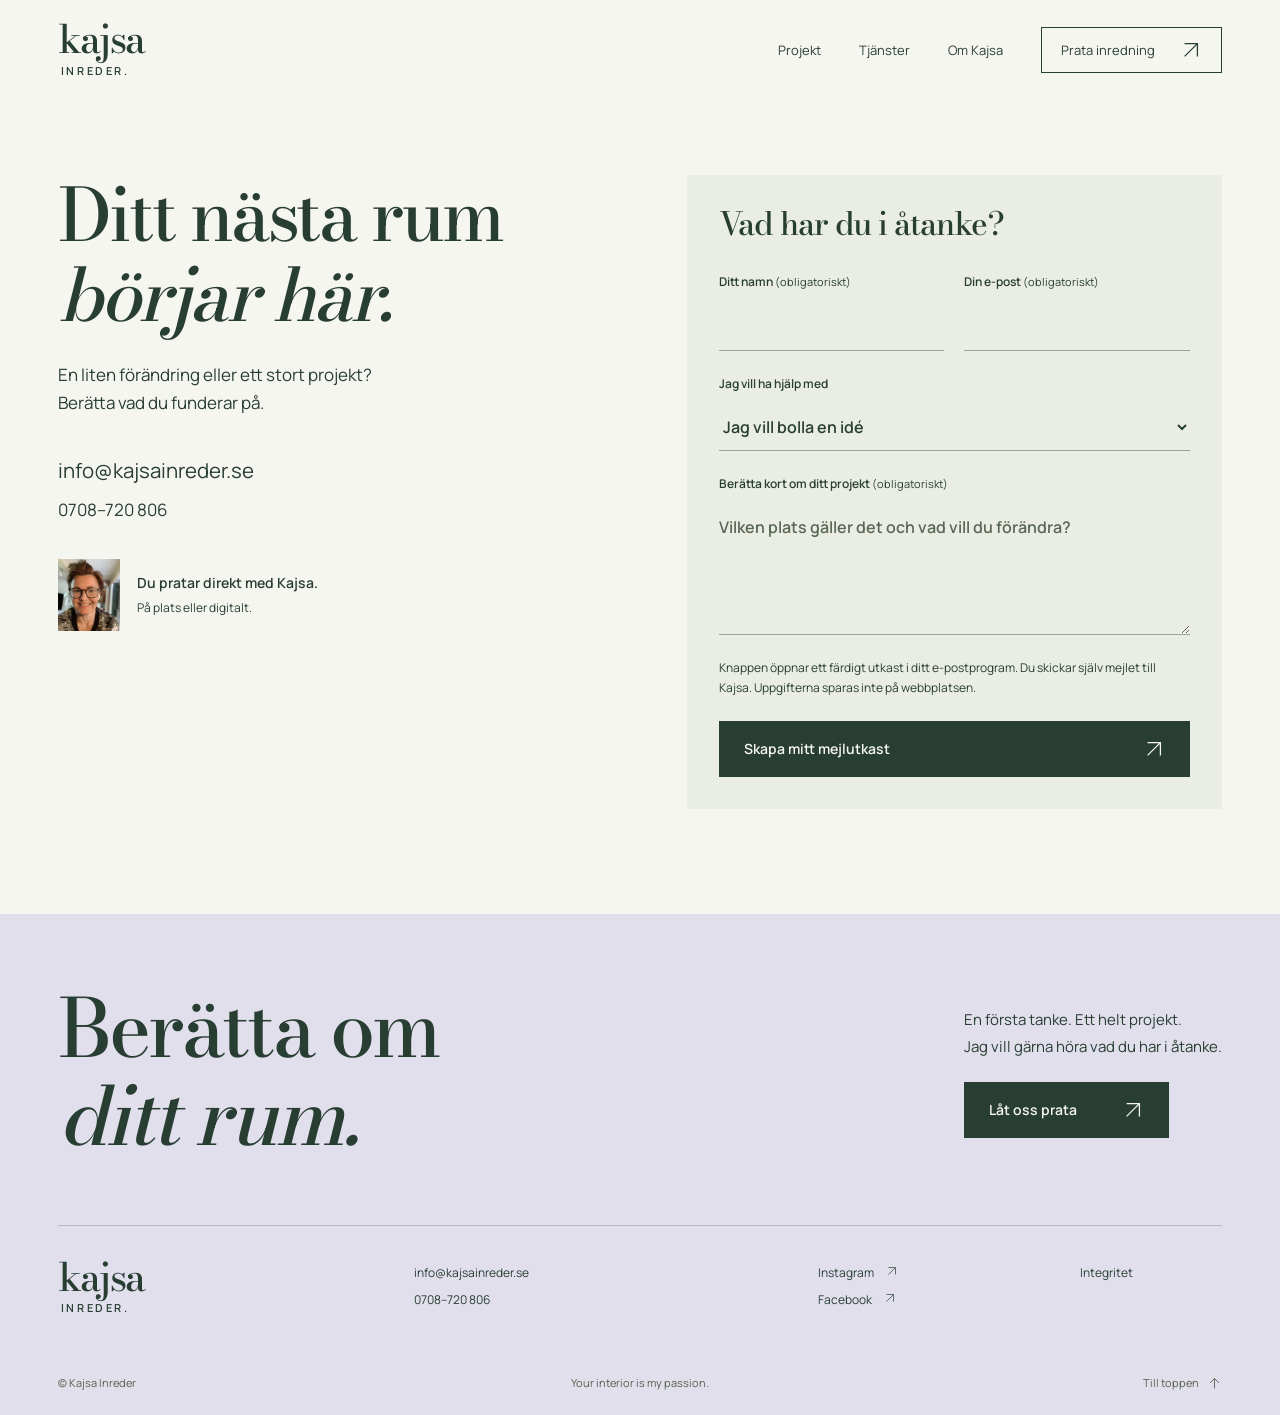
<file: kontakt.html>
<!doctype html><html lang="sv"><head><meta charset="UTF-8"><meta name="viewport" content="width=device-width,initial-scale=1"><title>Kontakta Kajsa — Berätta om ditt rum | Kajsa Inreder</title><meta name="description" content="Kontakta Kajsa Rosén för personlig inredningshjälp. Ring 0708-720806 eller mejla info@kajsainreder.se. För hem och företag."><meta name="theme-color" content="#293e33"><link rel="canonical" href="https://kajsa-inreder.carlzzon121.chatgpt.site/kontakt.html"><meta property="og:title" content="Kontakta Kajsa — Berätta om ditt rum | Kajsa Inreder"><meta property="og:description" content="Kontakta Kajsa Rosén för personlig inredningshjälp. Ring 0708-720806 eller mejla info@kajsainreder.se. För hem och företag."><meta property="og:type" content="website"><meta property="og:locale" content="sv_SE"><meta property="og:url" content="https://kajsa-inreder.carlzzon121.chatgpt.site/kontakt.html"><meta property="og:image" content="https://kajsa-inreder.carlzzon121.chatgpt.site/assets/sjuttiotal-2200.webp"><meta name="twitter:card" content="summary_large_image"><link rel="icon" href="assets/favicon.svg" type="image/svg+xml"><link rel="preload" href="assets/bodoni.woff2" as="font" type="font/woff2" crossorigin><link rel="preload" href="assets/manrope.woff2" as="font" type="font/woff2" crossorigin><link rel="stylesheet" href="styles.css"><script src="app.js" defer></script><script type="application/ld+json">{"@context": "https://schema.org", "@type": "ProfessionalService", "name": "Kajsa Inreder", "url": "https://kajsa-inreder.carlzzon121.chatgpt.site", "telephone": "+46708720806", "email": "info@kajsainreder.se", "founder": {"@type": "Person", "name": "Kajsa Rosén"}, "image": "https://kajsa-inreder.carlzzon121.chatgpt.site/assets/kajsa-rosen-1200.webp", "sameAs": ["https://www.kajsainreder.se/", "https://www.instagram.com/kajsainreder/"]}</script></head><body id="top" class="inner"><a class="skip" href="#main">Hoppa till innehåll</a><header class="site-header "><a class="wordmark" href="index.html" aria-label="Kajsa Inreder, startsida">kajsa<span>inreder.</span></a><nav class="desktop-nav" aria-label="Huvudmeny"><a href="projekt.html">Projekt</a><a href="tjanster.html">Tjänster</a><a href="om-kajsa.html">Om Kajsa</a><a class="nav-cta" href="kontakt.html">Prata inredning<svg viewBox="0 0 24 24" aria-hidden="true"><path d="M5 19 19 5M5 5h14v14"/></svg></a></nav><button class="menu-toggle" aria-expanded="false" aria-controls="mobile-menu"><span>Meny</span><i aria-hidden="true"></i></button></header><dialog id="mobile-menu" class="menu-dialog" aria-label="Huvudmeny"><div class="menu-head"><span class="wordmark">kajsa<span>inreder.</span></span><button class="menu-close" aria-label="Stäng meny">Stäng <svg viewBox="0 0 24 24" aria-hidden="true"><path d="m6 6 12 12M6 18 18 6"/></svg></button></div><nav aria-label="Mobilmeny"><a href="projekt.html">Projekt</a><a href="tjanster.html">Tjänster</a><a href="om-kajsa.html">Om Kajsa</a><a href="kontakt.html">Prata inredning <svg viewBox="0 0 24 24" aria-hidden="true"><path d="M5 19 19 5M5 5h14v14"/></svg></a></nav><a class="menu-mail" href="mailto:info@kajsainreder.se">info@kajsainreder.se</a></dialog><main id="main"><section class="contact-page wrap"><div class="contact-intro"><h1>Ditt nästa rum<br><em>börjar här.</em></h1><p class="lead">En liten förändring eller ett stort projekt?<br>Berätta vad du funderar på.</p><a class="contact-address" href="mailto:info@kajsainreder.se">info@kajsainreder.se</a><a class="contact-phone" href="tel:+46708720806">0708–720 806</a><a href="om-kajsa.html" class="mini-person"><img class="" src="assets/kajsa-rosen-1200.webp" srcset="assets/kajsa-rosen-640.webp 640w, assets/kajsa-rosen-1200.webp 1200w" sizes="72px" width="2316" height="3088" alt="Kajsa Rosén" loading="lazy" decoding="async"><span><strong>Du pratar direkt med Kajsa.</strong>På plats eller digitalt.</span></a></div><form id="enquiry"><h2>Vad har du i åtanke?</h2><div class="field-pair"><label for="name">Ditt namn <span>(obligatoriskt)</span><input id="name" name="name" autocomplete="name" required maxlength="100"></label><label for="email">Din e-post <span>(obligatoriskt)</span><input id="email" name="email" type="email" autocomplete="email" required maxlength="180"></label></div><label for="interest">Jag vill ha hjälp med<select id="interest" name="interest"><option>Jag vill bolla en idé</option><option>Gestaltning</option><option>Ett rum</option><option>Ett helt projekt</option><option>Inredning för företag</option></select></label><label for="message">Berätta kort om ditt projekt <span>(obligatoriskt)</span><textarea id="message" name="message" rows="4" required minlength="10" maxlength="5000" placeholder="Vilken plats gäller det och vad vill du förändra?"></textarea></label><p class="form-note">Knappen öppnar ett färdigt utkast i ditt e-postprogram. Du skickar själv mejlet till Kajsa. Uppgifterna sparas inte på webbplatsen.</p><button class="button dark" type="submit">Skapa mitt mejlutkast <svg viewBox="0 0 24 24" aria-hidden="true"><path d="M5 19 19 5M5 5h14v14"/></svg></button><div id="form-result" hidden role="status"><p>Ditt utkast är klart. Om e-postprogrammet inte öppnades kan du kopiera texten och mejla den till <a href="mailto:info@kajsainreder.se">info@kajsainreder.se</a>.</p><button type="button" id="copy-enquiry" class="text-button">Kopiera meddelandet</button><textarea id="draft-text" readonly aria-label="Ditt mejlutkast"></textarea></div></form></section></main><footer><div class="footer-invite wrap"><h2>Berätta om<br><em>ditt rum.</em></h2><div><p>En första tanke. Ett helt projekt.<br>Jag vill gärna höra vad du har i åtanke.</p><a class="button dark" href="kontakt.html">Låt oss prata<svg viewBox="0 0 24 24" aria-hidden="true"><path d="M5 19 19 5M5 5h14v14"/></svg></a></div></div><div class="footer-bottom wrap"><a class="wordmark" href="index.html">kajsa<span>inreder.</span></a><div><a href="mailto:info@kajsainreder.se">info@kajsainreder.se</a><a href="tel:+46708720806">0708–720 806</a></div><div><a href="https://www.instagram.com/kajsainreder/" target="_blank" rel="noopener noreferrer">Instagram <svg viewBox="0 0 24 24" aria-hidden="true"><path d="M5 19 19 5M5 5h14v14"/></svg></a><a href="https://www.facebook.com/Kajsa-Inreder-964294883650854/" target="_blank" rel="noopener noreferrer">Facebook <svg viewBox="0 0 24 24" aria-hidden="true"><path d="M5 19 19 5M5 5h14v14"/></svg></a></div><a href="integritet.html">Integritet</a></div><div class="colophon wrap"><span>© Kajsa Inreder</span><span>Your interior is my passion.</span><a href="#top">Till toppen <svg viewBox="0 0 24 24" aria-hidden="true"><path d="M12 20V4m-7 7 7-7 7 7"/></svg></a></div></footer></body></html>
</file>
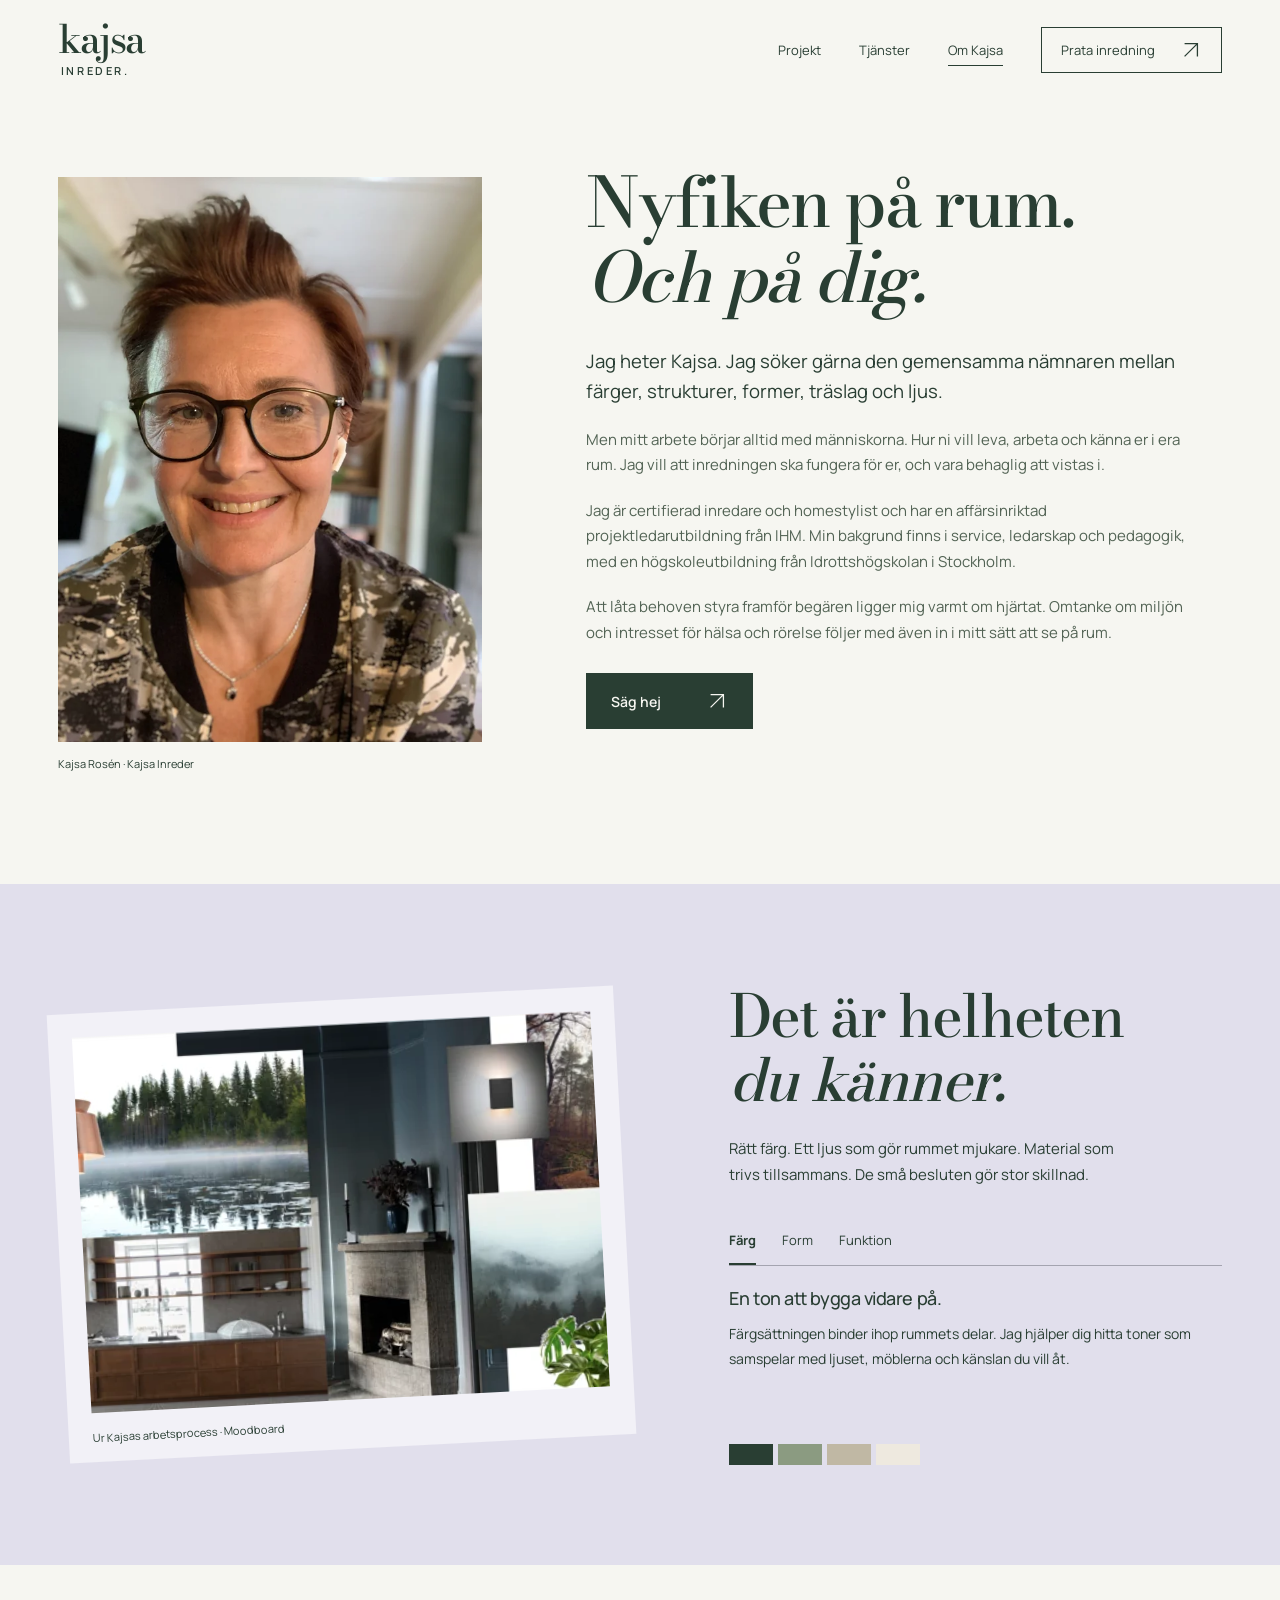
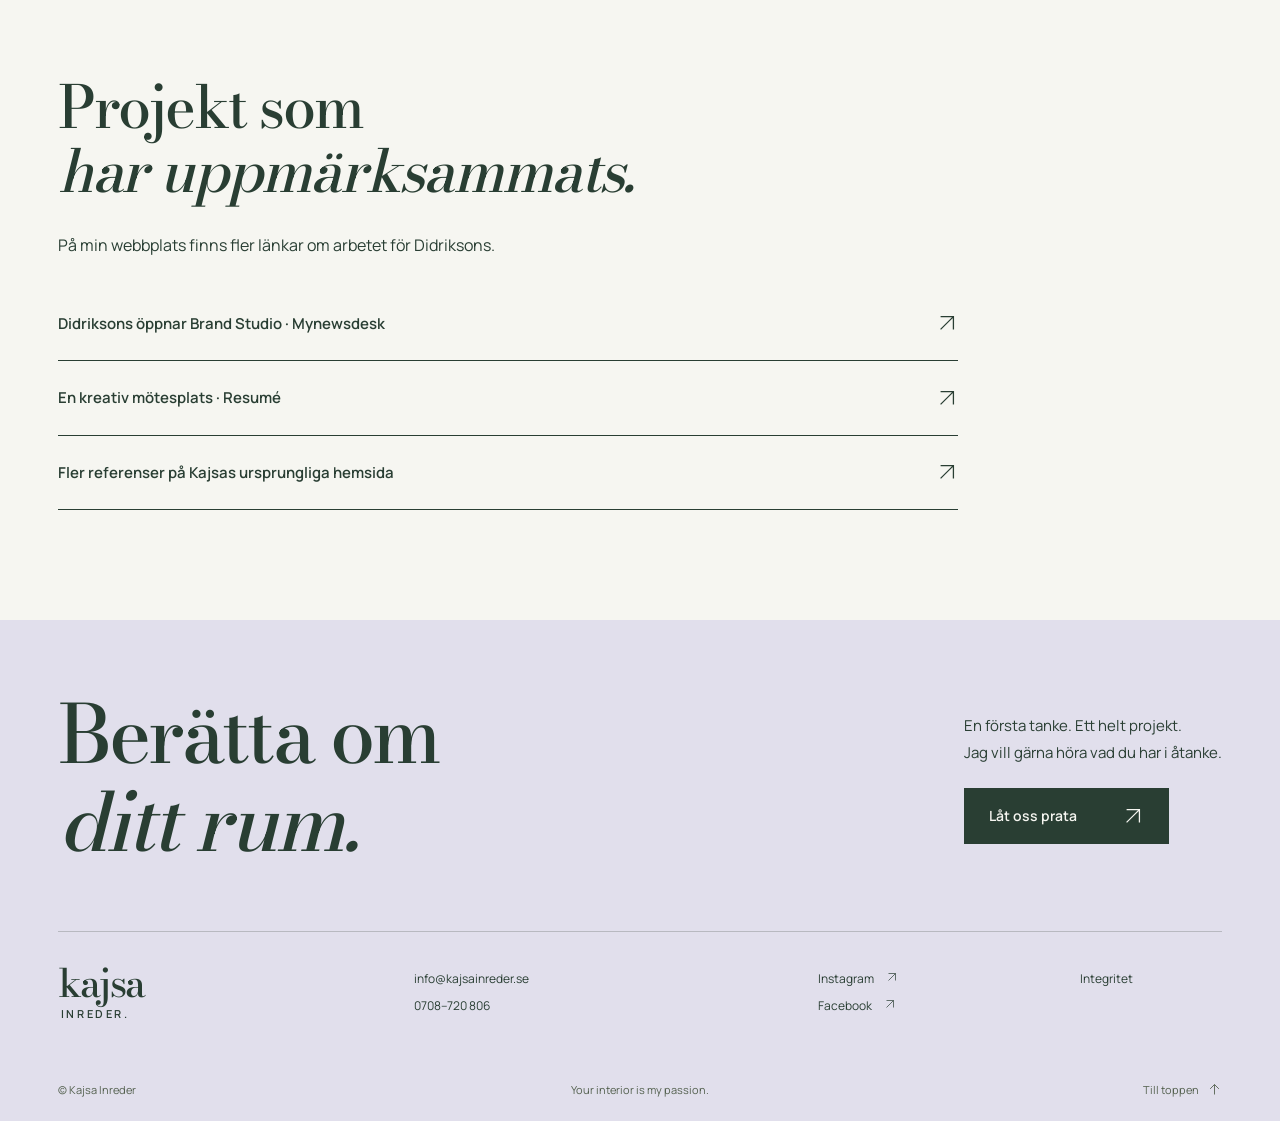
<file: om-kajsa.html>
<!doctype html><html lang="sv"><head><meta charset="UTF-8"><meta name="viewport" content="width=device-width,initial-scale=1"><title>Om Kajsa Rosén — Certifierad inredare | Kajsa Inreder</title><meta name="description" content="Möt Kajsa Rosén, certifierad inredare och homestylist med projektledarutbildning från IHM. Personlig inredning med omtanke om människor och miljö."><meta name="theme-color" content="#293e33"><link rel="canonical" href="https://kajsa-inreder.carlzzon121.chatgpt.site/om-kajsa.html"><meta property="og:title" content="Om Kajsa Rosén — Certifierad inredare | Kajsa Inreder"><meta property="og:description" content="Möt Kajsa Rosén, certifierad inredare och homestylist med projektledarutbildning från IHM. Personlig inredning med omtanke om människor och miljö."><meta property="og:type" content="website"><meta property="og:locale" content="sv_SE"><meta property="og:url" content="https://kajsa-inreder.carlzzon121.chatgpt.site/om-kajsa.html"><meta property="og:image" content="https://kajsa-inreder.carlzzon121.chatgpt.site/assets/sjuttiotal-2200.webp"><meta name="twitter:card" content="summary_large_image"><link rel="icon" href="assets/favicon.svg" type="image/svg+xml"><link rel="preload" href="assets/bodoni.woff2" as="font" type="font/woff2" crossorigin><link rel="preload" href="assets/manrope.woff2" as="font" type="font/woff2" crossorigin><link rel="stylesheet" href="styles.css"><script src="app.js" defer></script><script type="application/ld+json">{"@context": "https://schema.org", "@type": "ProfessionalService", "name": "Kajsa Inreder", "url": "https://kajsa-inreder.carlzzon121.chatgpt.site", "telephone": "+46708720806", "email": "info@kajsainreder.se", "founder": {"@type": "Person", "name": "Kajsa Rosén"}, "image": "https://kajsa-inreder.carlzzon121.chatgpt.site/assets/kajsa-rosen-1200.webp", "sameAs": ["https://www.kajsainreder.se/", "https://www.instagram.com/kajsainreder/"]}</script></head><body id="top" class="inner"><a class="skip" href="#main">Hoppa till innehåll</a><header class="site-header "><a class="wordmark" href="index.html" aria-label="Kajsa Inreder, startsida">kajsa<span>inreder.</span></a><nav class="desktop-nav" aria-label="Huvudmeny"><a href="projekt.html">Projekt</a><a href="tjanster.html">Tjänster</a><a href="om-kajsa.html" aria-current="page">Om Kajsa</a><a class="nav-cta" href="kontakt.html">Prata inredning<svg viewBox="0 0 24 24" aria-hidden="true"><path d="M5 19 19 5M5 5h14v14"/></svg></a></nav><button class="menu-toggle" aria-expanded="false" aria-controls="mobile-menu"><span>Meny</span><i aria-hidden="true"></i></button></header><dialog id="mobile-menu" class="menu-dialog" aria-label="Huvudmeny"><div class="menu-head"><span class="wordmark">kajsa<span>inreder.</span></span><button class="menu-close" aria-label="Stäng meny">Stäng <svg viewBox="0 0 24 24" aria-hidden="true"><path d="m6 6 12 12M6 18 18 6"/></svg></button></div><nav aria-label="Mobilmeny"><a href="projekt.html">Projekt</a><a href="tjanster.html">Tjänster</a><a href="om-kajsa.html" aria-current="page">Om Kajsa</a><a href="kontakt.html">Prata inredning <svg viewBox="0 0 24 24" aria-hidden="true"><path d="M5 19 19 5M5 5h14v14"/></svg></a></nav><a class="menu-mail" href="mailto:info@kajsainreder.se">info@kajsainreder.se</a></dialog><main id="main"><section class="about-page wrap"><div><img class="" src="assets/kajsa-rosen-1200.webp" srcset="assets/kajsa-rosen-640.webp 640w, assets/kajsa-rosen-1200.webp 1200w" sizes="(max-width: 700px) 100vw, 50vw" width="2316" height="3088" alt="Porträtt av Kajsa Rosén, certifierad inredare och homestylist" loading="eager" decoding="async" fetchpriority="high"><p class="photo-caption">Kajsa Rosén · Kajsa Inreder</p></div><div><h1>Nyfiken på rum.<br><em>Och på dig.</em></h1><p class="lead">Jag heter Kajsa. Jag söker gärna den gemensamma nämnaren mellan färger, strukturer, former, träslag och ljus.</p><p>Men mitt arbete börjar alltid med människorna. Hur ni vill leva, arbeta och känna er i era rum. Jag vill att inredningen ska fungera för er, och vara behaglig att vistas i.</p><p>Jag är certifierad inredare och homestylist och har en affärsinriktad projektledarutbildning från IHM. Min bakgrund finns i service, ledarskap och pedagogik, med en högskoleutbildning från Idrottshögskolan i Stockholm.</p><p>Att låta behoven styra framför begären ligger mig varmt om hjärtat. Omtanke om miljön och intresset för hälsa och rörelse följer med även in i mitt sätt att se på rum.</p><a class="button dark" href="kontakt.html">Säg hej<svg viewBox="0 0 24 24" aria-hidden="true"><path d="M5 19 19 5M5 5h14v14"/></svg></a></div></section><section class="material-section"><div class="wrap material-grid"><div class="material-photo"><img class="" src="assets/material-board-1200.webp" srcset="assets/material-board-640.webp 640w, assets/material-board-1200.webp 1200w" sizes="(max-width: 700px) 100vw, 50vw" width="3256" height="1678" alt="Kajsas moodboard med färger, naturbilder och material för en sammanhållen inredning" loading="lazy" decoding="async"><span class="paper-caption">Ur Kajsas arbetsprocess · Moodboard</span></div><div class="material-copy"><h2>Det är helheten<br><em>du känner.</em></h2><p>Rätt färg. Ett ljus som gör rummet mjukare. Material som trivs tillsammans. De små besluten gör stor skillnad.</p><div class="material-tabs" role="tablist" aria-label="Utforska Kajsas arbetssätt"><button id="tab-farg" role="tab" aria-selected="true" aria-controls="material-panel" data-material="farg">Färg</button><button id="tab-form" role="tab" aria-selected="false" aria-controls="material-panel" tabindex="-1" data-material="form">Form</button><button id="tab-funktion" role="tab" aria-selected="false" aria-controls="material-panel" tabindex="-1" data-material="funktion">Funktion</button></div><div id="material-panel" role="tabpanel" tabindex="0" aria-labelledby="tab-farg"><h3>En ton att bygga vidare på.</h3><p>Färgsättningen binder ihop rummets delar. Jag hjälper dig hitta toner som samspelar med ljuset, möblerna och känslan du vill åt.</p></div><div class="material-swatches" aria-hidden="true"><span></span><span></span><span></span><span></span></div></div></div></section><section class="press wrap section"><h2>Projekt som<br><em>har uppmärksammats.</em></h2><p>På min webbplats finns fler länkar om arbetet för Didriksons.</p><a class="text-link" href="https://www.mynewsdesk.com/se/didriksons/pressreleases/didriksons-oeppnar-brand-studio-3211934">Didriksons öppnar Brand Studio · Mynewsdesk<svg viewBox="0 0 24 24" aria-hidden="true"><path d="M5 19 19 5M5 5h14v14"/></svg></a><a class="text-link" href="https://www.resume.se/marknadsforing/kampanj/didrikson-oppnar-brand-studio-i-boras--ska-fungera-som-kreativ-hub/">En kreativ mötesplats · Resumé<svg viewBox="0 0 24 24" aria-hidden="true"><path d="M5 19 19 5M5 5h14v14"/></svg></a><a class="text-link" href="https://www.kajsainreder.se/Biografi/">Fler referenser på Kajsas ursprungliga hemsida<svg viewBox="0 0 24 24" aria-hidden="true"><path d="M5 19 19 5M5 5h14v14"/></svg></a></section></main><footer><div class="footer-invite wrap"><h2>Berätta om<br><em>ditt rum.</em></h2><div><p>En första tanke. Ett helt projekt.<br>Jag vill gärna höra vad du har i åtanke.</p><a class="button dark" href="kontakt.html">Låt oss prata<svg viewBox="0 0 24 24" aria-hidden="true"><path d="M5 19 19 5M5 5h14v14"/></svg></a></div></div><div class="footer-bottom wrap"><a class="wordmark" href="index.html">kajsa<span>inreder.</span></a><div><a href="mailto:info@kajsainreder.se">info@kajsainreder.se</a><a href="tel:+46708720806">0708–720 806</a></div><div><a href="https://www.instagram.com/kajsainreder/" target="_blank" rel="noopener noreferrer">Instagram <svg viewBox="0 0 24 24" aria-hidden="true"><path d="M5 19 19 5M5 5h14v14"/></svg></a><a href="https://www.facebook.com/Kajsa-Inreder-964294883650854/" target="_blank" rel="noopener noreferrer">Facebook <svg viewBox="0 0 24 24" aria-hidden="true"><path d="M5 19 19 5M5 5h14v14"/></svg></a></div><a href="integritet.html">Integritet</a></div><div class="colophon wrap"><span>© Kajsa Inreder</span><span>Your interior is my passion.</span><a href="#top">Till toppen <svg viewBox="0 0 24 24" aria-hidden="true"><path d="M12 20V4m-7 7 7-7 7 7"/></svg></a></div></footer></body></html>
</file>
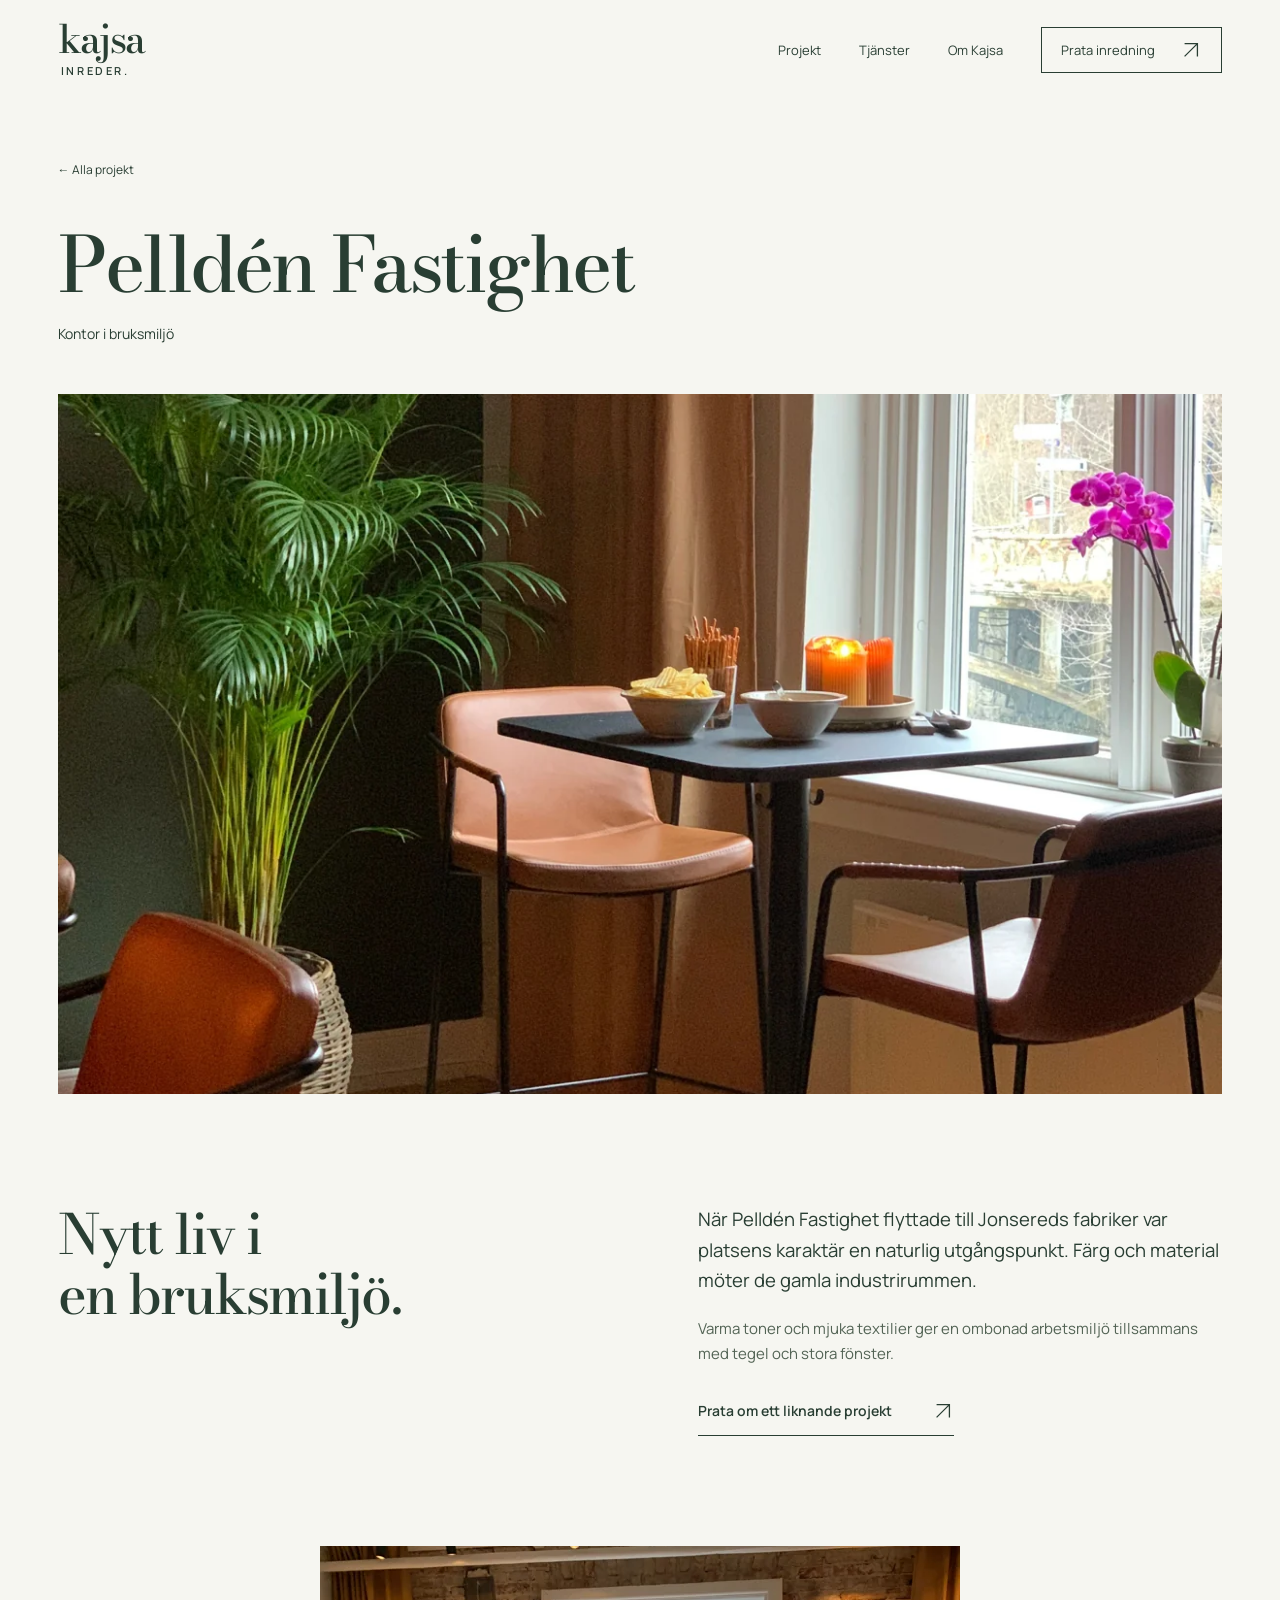
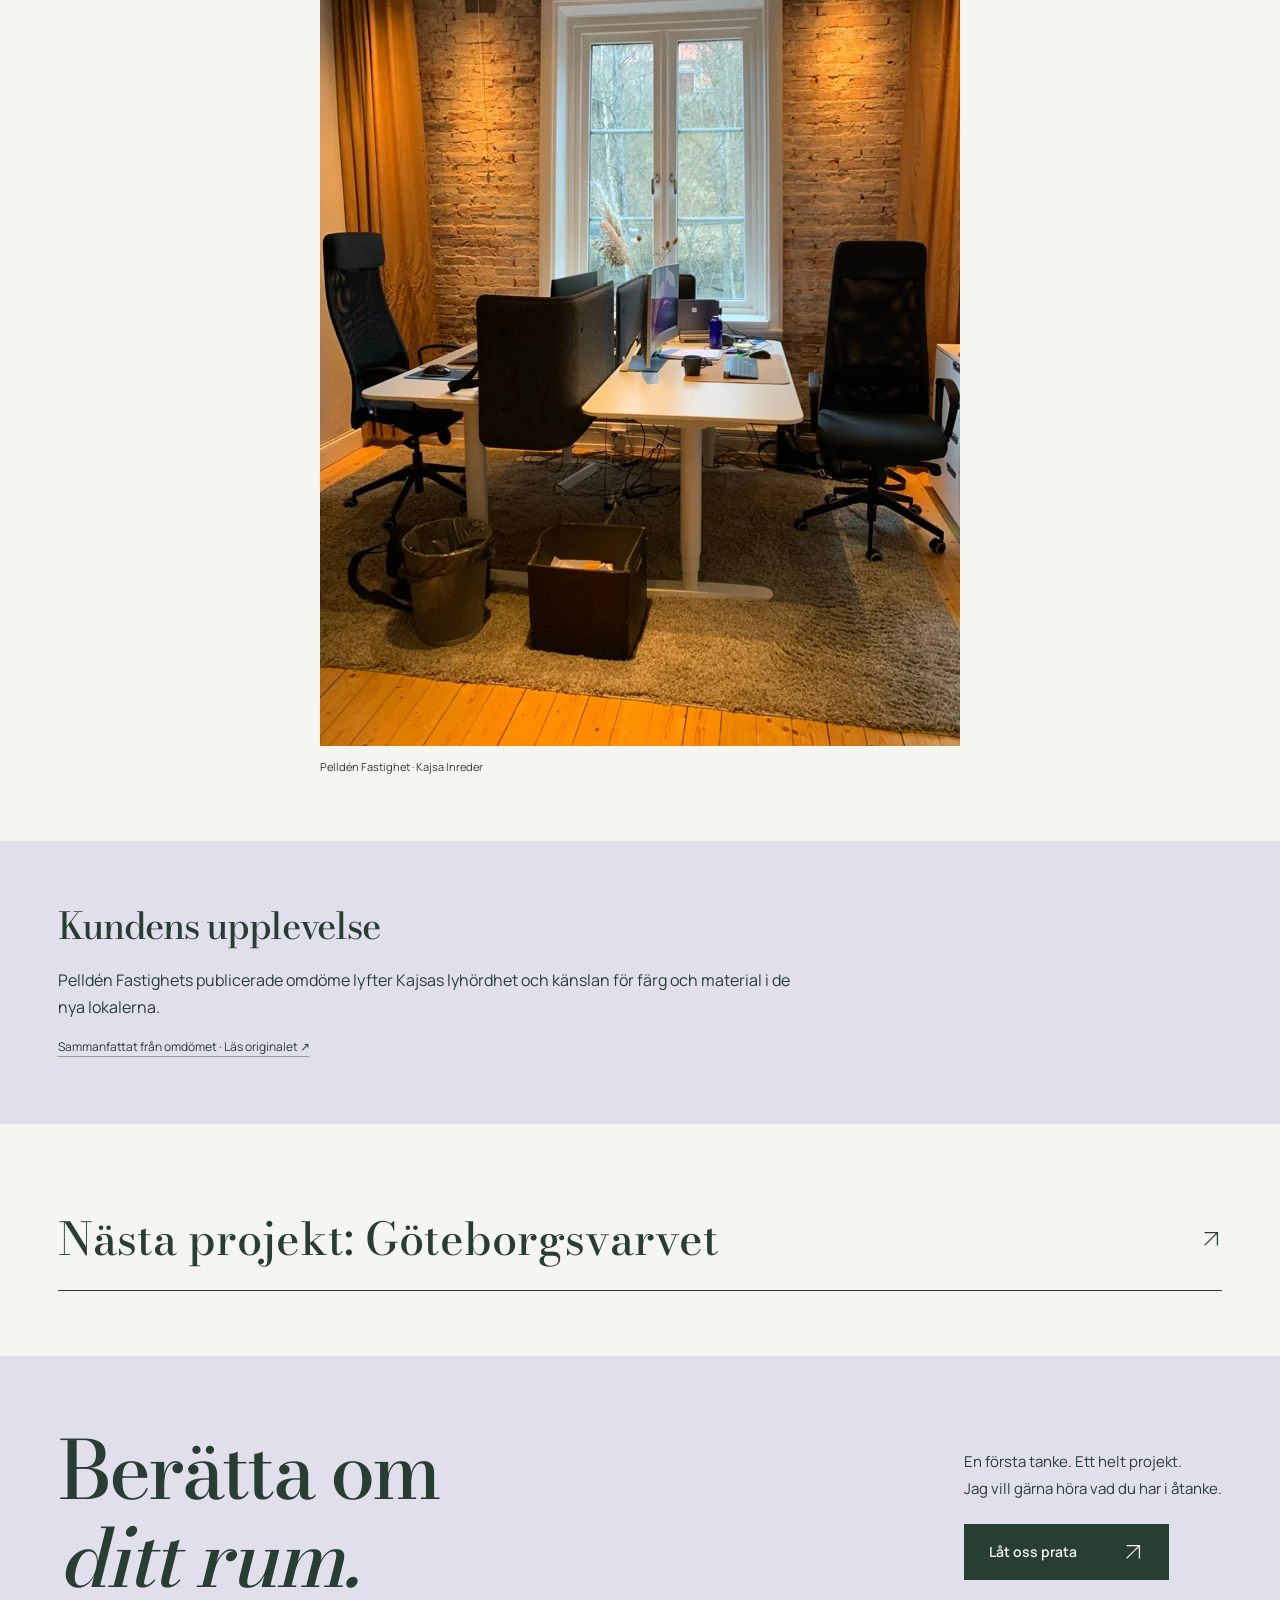
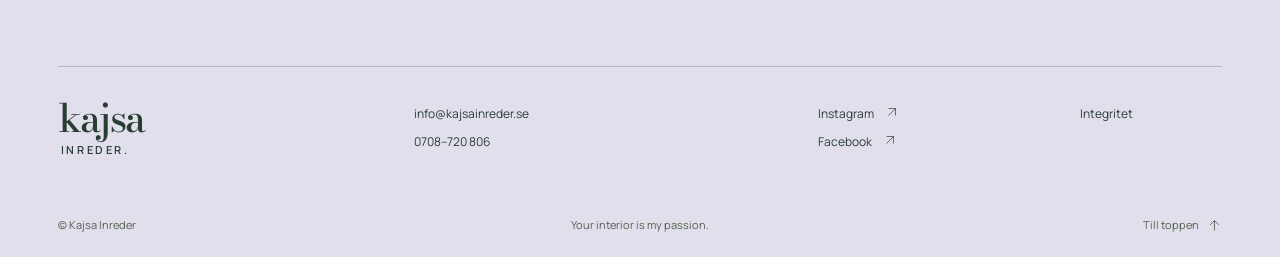
<file: pellden-fastighet.html>
<!doctype html><html lang="sv"><head><meta charset="UTF-8"><meta name="viewport" content="width=device-width,initial-scale=1"><title>Pelldén Fastighet — Inredningsprojekt | Kajsa Inreder</title><meta name="description" content="När Pelldén Fastighet flyttade till Jonsereds fabriker var platsens karaktär en naturlig utgångspunkt. Färg och material möter de gamla industrirummen."><meta name="theme-color" content="#293e33"><link rel="canonical" href="https://kajsa-inreder.carlzzon121.chatgpt.site/pellden-fastighet.html"><meta property="og:title" content="Pelldén Fastighet — Inredningsprojekt | Kajsa Inreder"><meta property="og:description" content="När Pelldén Fastighet flyttade till Jonsereds fabriker var platsens karaktär en naturlig utgångspunkt. Färg och material möter de gamla industrirummen."><meta property="og:type" content="website"><meta property="og:locale" content="sv_SE"><meta property="og:url" content="https://kajsa-inreder.carlzzon121.chatgpt.site/pellden-fastighet.html"><meta property="og:image" content="https://kajsa-inreder.carlzzon121.chatgpt.site/assets/sjuttiotal-2200.webp"><meta name="twitter:card" content="summary_large_image"><link rel="icon" href="assets/favicon.svg" type="image/svg+xml"><link rel="preload" href="assets/bodoni.woff2" as="font" type="font/woff2" crossorigin><link rel="preload" href="assets/manrope.woff2" as="font" type="font/woff2" crossorigin><link rel="stylesheet" href="styles.css"><script src="app.js" defer></script><script type="application/ld+json">{"@context": "https://schema.org", "@type": "ProfessionalService", "name": "Kajsa Inreder", "url": "https://kajsa-inreder.carlzzon121.chatgpt.site", "telephone": "+46708720806", "email": "info@kajsainreder.se", "founder": {"@type": "Person", "name": "Kajsa Rosén"}, "image": "https://kajsa-inreder.carlzzon121.chatgpt.site/assets/kajsa-rosen-1200.webp", "sameAs": ["https://www.kajsainreder.se/", "https://www.instagram.com/kajsainreder/"]}</script></head><body id="top" class="inner"><a class="skip" href="#main">Hoppa till innehåll</a><header class="site-header "><a class="wordmark" href="index.html" aria-label="Kajsa Inreder, startsida">kajsa<span>inreder.</span></a><nav class="desktop-nav" aria-label="Huvudmeny"><a href="projekt.html">Projekt</a><a href="tjanster.html">Tjänster</a><a href="om-kajsa.html">Om Kajsa</a><a class="nav-cta" href="kontakt.html">Prata inredning<svg viewBox="0 0 24 24" aria-hidden="true"><path d="M5 19 19 5M5 5h14v14"/></svg></a></nav><button class="menu-toggle" aria-expanded="false" aria-controls="mobile-menu"><span>Meny</span><i aria-hidden="true"></i></button></header><dialog id="mobile-menu" class="menu-dialog" aria-label="Huvudmeny"><div class="menu-head"><span class="wordmark">kajsa<span>inreder.</span></span><button class="menu-close" aria-label="Stäng meny">Stäng <svg viewBox="0 0 24 24" aria-hidden="true"><path d="m6 6 12 12M6 18 18 6"/></svg></button></div><nav aria-label="Mobilmeny"><a href="projekt.html">Projekt</a><a href="tjanster.html">Tjänster</a><a href="om-kajsa.html">Om Kajsa</a><a href="kontakt.html">Prata inredning <svg viewBox="0 0 24 24" aria-hidden="true"><path d="M5 19 19 5M5 5h14v14"/></svg></a></nav><a class="menu-mail" href="mailto:info@kajsainreder.se">info@kajsainreder.se</a></dialog><main id="main"><section class="case-heading wrap"><a class="back-link" href="projekt.html">← Alla projekt</a><h1>Pelldén Fastighet</h1><p>Kontor i bruksmiljö</p></section><div class="case-cover wrap"><img class="" src="assets/pellden-1200.webp" srcset="assets/pellden-640.webp 640w, assets/pellden-1200.webp 1200w" sizes="100vw" width="3024" height="4032" alt="Pelldén Fastighet – inredningsprojekt av Kajsa Inreder" loading="eager" decoding="async" fetchpriority="high"></div><section class="case-story wrap section"><h2>Nytt liv i<br>en bruksmiljö.</h2><div><p class="lead">När Pelldén Fastighet flyttade till Jonsereds fabriker var platsens karaktär en naturlig utgångspunkt. Färg och material möter de gamla industrirummen.</p><p>Varma toner och mjuka textilier ger en ombonad arbetsmiljö tillsammans med tegel och stora fönster.</p><a class="text-link" href="kontakt.html?projekt=pellden-fastighet">Prata om ett liknande projekt<svg viewBox="0 0 24 24" aria-hidden="true"><path d="M5 19 19 5M5 5h14v14"/></svg></a></div></section><section class="case-gallery wrap" aria-label="Fler bilder från Pelldén Fastighet"><figure><img class="" src="assets/pellden-meeting-1200.webp" srcset="assets/pellden-meeting-640.webp 640w, assets/pellden-meeting-1200.webp 1200w" sizes="(max-width: 700px) 100vw, 50vw" width="3024" height="4032" alt="Pelldén Fastighet – detalj ur inredningsprojektet" loading="lazy" decoding="async"><figcaption>Pelldén Fastighet · Kajsa Inreder</figcaption></figure></section><aside class="review-summary wrap"><h2>Kundens upplevelse</h2><p>Pelldén Fastighets publicerade omdöme lyfter Kajsas lyhördhet och känslan för färg och material i de nya lokalerna.</p><a class="source-link" href="https://www.kajsainreder.se/Projekt/" target="_blank" rel="noopener noreferrer">Sammanfattat från omdömet · Läs originalet ↗</a></aside><div class="next-case wrap section"><a class="text-link" href="goteborgsvarvet.html">Nästa projekt: Göteborgsvarvet<svg viewBox="0 0 24 24" aria-hidden="true"><path d="M5 19 19 5M5 5h14v14"/></svg></a></div></main><footer><div class="footer-invite wrap"><h2>Berätta om<br><em>ditt rum.</em></h2><div><p>En första tanke. Ett helt projekt.<br>Jag vill gärna höra vad du har i åtanke.</p><a class="button dark" href="kontakt.html">Låt oss prata<svg viewBox="0 0 24 24" aria-hidden="true"><path d="M5 19 19 5M5 5h14v14"/></svg></a></div></div><div class="footer-bottom wrap"><a class="wordmark" href="index.html">kajsa<span>inreder.</span></a><div><a href="mailto:info@kajsainreder.se">info@kajsainreder.se</a><a href="tel:+46708720806">0708–720 806</a></div><div><a href="https://www.instagram.com/kajsainreder/" target="_blank" rel="noopener noreferrer">Instagram <svg viewBox="0 0 24 24" aria-hidden="true"><path d="M5 19 19 5M5 5h14v14"/></svg></a><a href="https://www.facebook.com/Kajsa-Inreder-964294883650854/" target="_blank" rel="noopener noreferrer">Facebook <svg viewBox="0 0 24 24" aria-hidden="true"><path d="M5 19 19 5M5 5h14v14"/></svg></a></div><a href="integritet.html">Integritet</a></div><div class="colophon wrap"><span>© Kajsa Inreder</span><span>Your interior is my passion.</span><a href="#top">Till toppen <svg viewBox="0 0 24 24" aria-hidden="true"><path d="M12 20V4m-7 7 7-7 7 7"/></svg></a></div></footer></body></html>
</file>
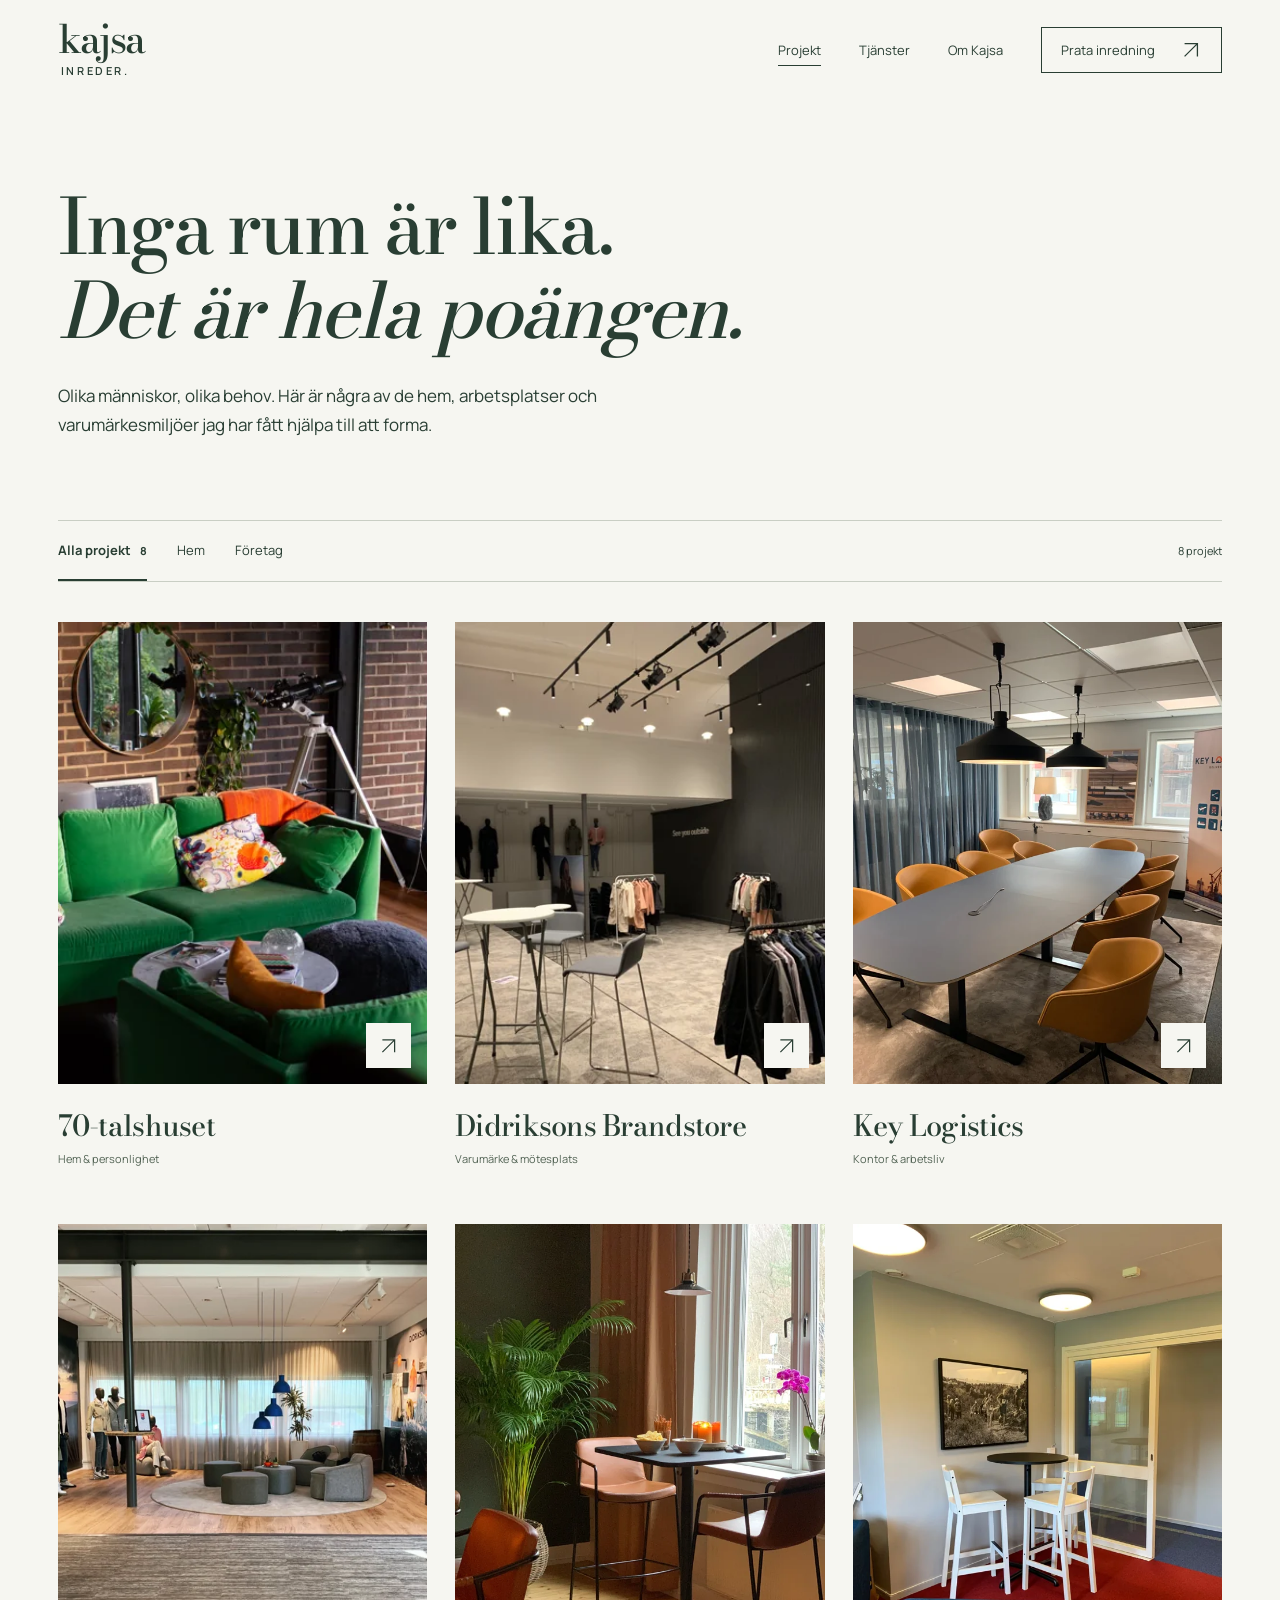
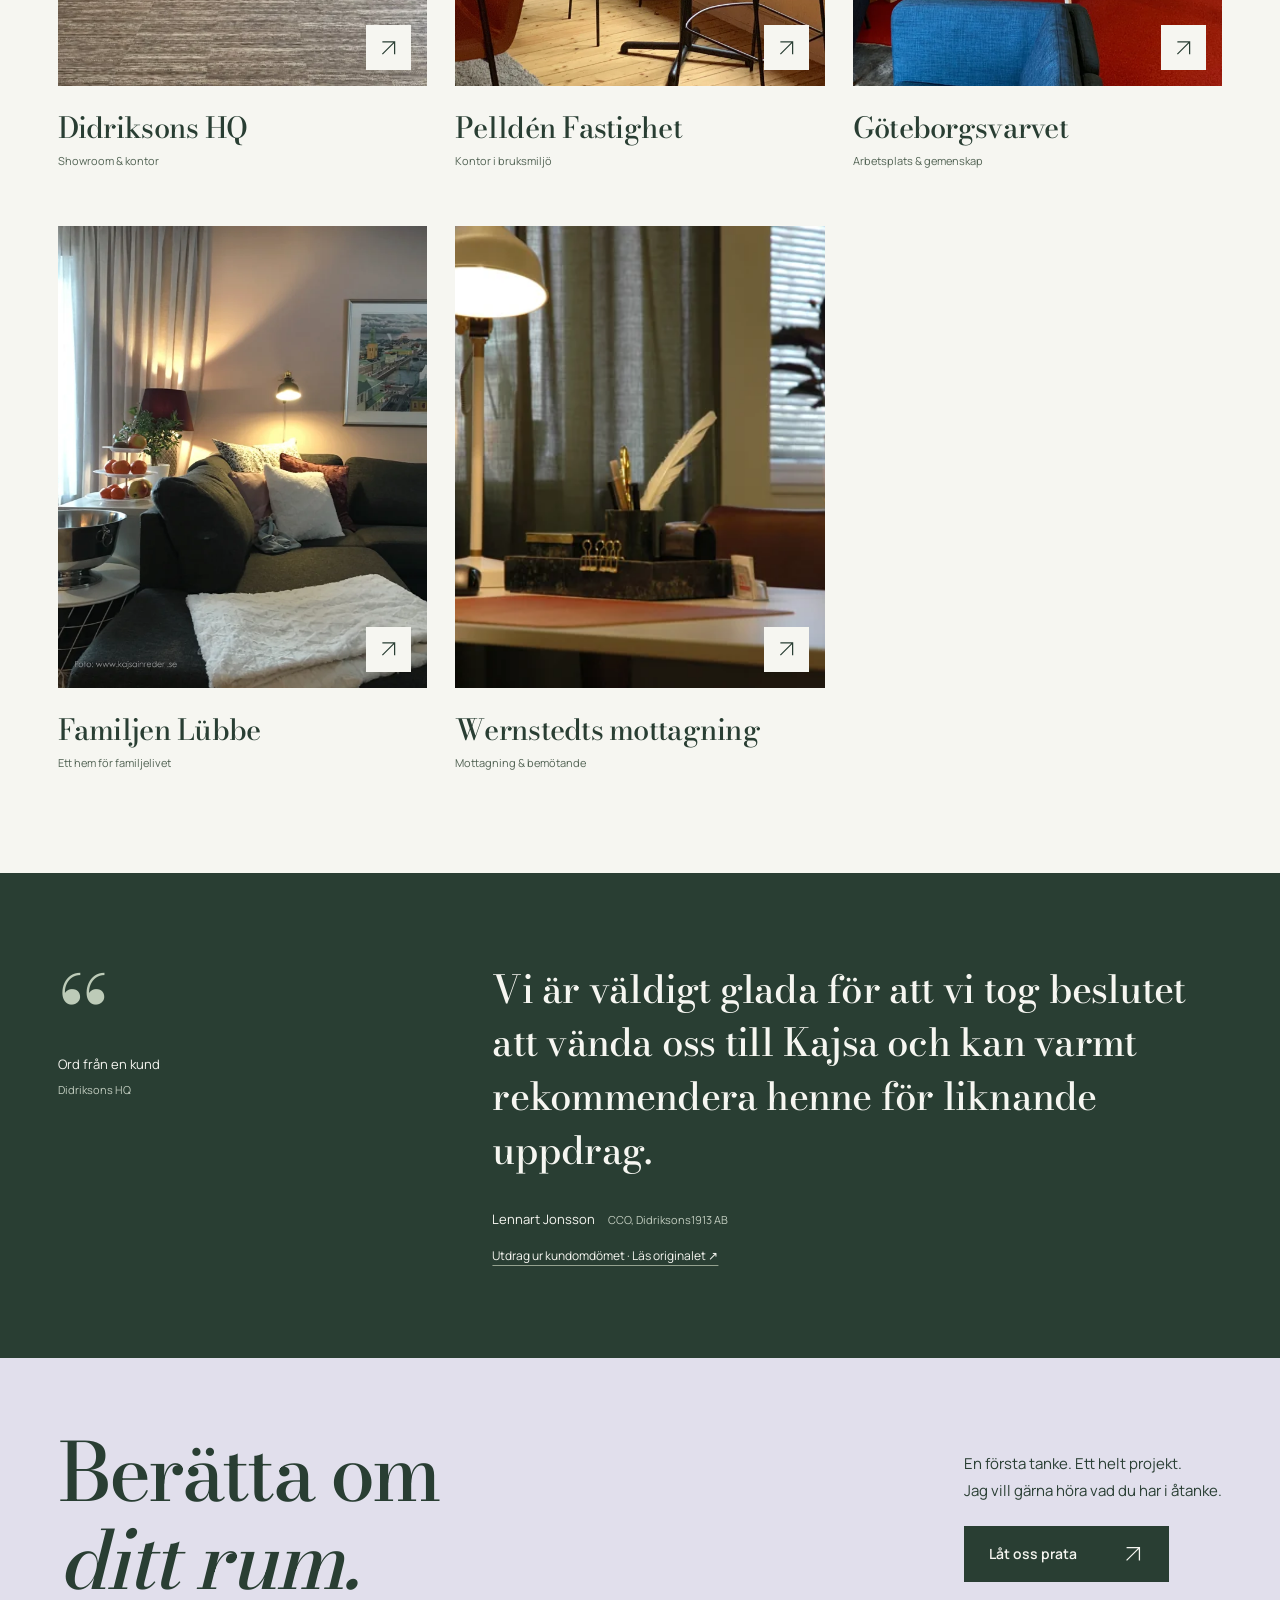
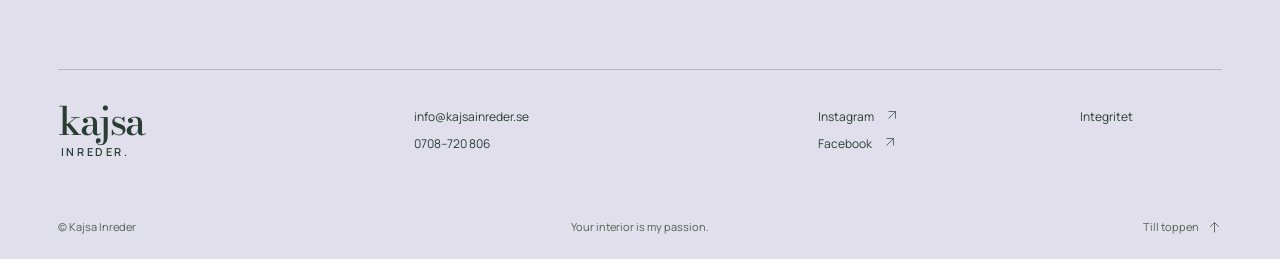
<file: projekt.html>
<!doctype html><html lang="sv"><head><meta charset="UTF-8"><meta name="viewport" content="width=device-width,initial-scale=1"><title>Inredningsprojekt för hem &amp; företag | Kajsa Inreder</title><meta name="description" content="Utforska Kajsas inredning för privata hem, Didriksons, Key Logistics och fler. Verkliga miljöer med färg, funktion och egen karaktär."><meta name="theme-color" content="#293e33"><link rel="canonical" href="https://kajsa-inreder.carlzzon121.chatgpt.site/projekt.html"><meta property="og:title" content="Inredningsprojekt för hem &amp; företag | Kajsa Inreder"><meta property="og:description" content="Utforska Kajsas inredning för privata hem, Didriksons, Key Logistics och fler. Verkliga miljöer med färg, funktion och egen karaktär."><meta property="og:type" content="website"><meta property="og:locale" content="sv_SE"><meta property="og:url" content="https://kajsa-inreder.carlzzon121.chatgpt.site/projekt.html"><meta property="og:image" content="https://kajsa-inreder.carlzzon121.chatgpt.site/assets/sjuttiotal-2200.webp"><meta name="twitter:card" content="summary_large_image"><link rel="icon" href="assets/favicon.svg" type="image/svg+xml"><link rel="preload" href="assets/bodoni.woff2" as="font" type="font/woff2" crossorigin><link rel="preload" href="assets/manrope.woff2" as="font" type="font/woff2" crossorigin><link rel="stylesheet" href="styles.css"><script src="app.js" defer></script><script type="application/ld+json">{"@context": "https://schema.org", "@type": "ProfessionalService", "name": "Kajsa Inreder", "url": "https://kajsa-inreder.carlzzon121.chatgpt.site", "telephone": "+46708720806", "email": "info@kajsainreder.se", "founder": {"@type": "Person", "name": "Kajsa Rosén"}, "image": "https://kajsa-inreder.carlzzon121.chatgpt.site/assets/kajsa-rosen-1200.webp", "sameAs": ["https://www.kajsainreder.se/", "https://www.instagram.com/kajsainreder/"]}</script></head><body id="top" class="inner"><a class="skip" href="#main">Hoppa till innehåll</a><header class="site-header "><a class="wordmark" href="index.html" aria-label="Kajsa Inreder, startsida">kajsa<span>inreder.</span></a><nav class="desktop-nav" aria-label="Huvudmeny"><a href="projekt.html" aria-current="page">Projekt</a><a href="tjanster.html">Tjänster</a><a href="om-kajsa.html">Om Kajsa</a><a class="nav-cta" href="kontakt.html">Prata inredning<svg viewBox="0 0 24 24" aria-hidden="true"><path d="M5 19 19 5M5 5h14v14"/></svg></a></nav><button class="menu-toggle" aria-expanded="false" aria-controls="mobile-menu"><span>Meny</span><i aria-hidden="true"></i></button></header><dialog id="mobile-menu" class="menu-dialog" aria-label="Huvudmeny"><div class="menu-head"><span class="wordmark">kajsa<span>inreder.</span></span><button class="menu-close" aria-label="Stäng meny">Stäng <svg viewBox="0 0 24 24" aria-hidden="true"><path d="m6 6 12 12M6 18 18 6"/></svg></button></div><nav aria-label="Mobilmeny"><a href="projekt.html" aria-current="page">Projekt</a><a href="tjanster.html">Tjänster</a><a href="om-kajsa.html">Om Kajsa</a><a href="kontakt.html">Prata inredning <svg viewBox="0 0 24 24" aria-hidden="true"><path d="M5 19 19 5M5 5h14v14"/></svg></a></nav><a class="menu-mail" href="mailto:info@kajsainreder.se">info@kajsainreder.se</a></dialog><main id="main"><section class="page-heading wrap"><h1>Inga rum är lika.<br><em>Det är hela poängen.</em></h1><p>Olika människor, olika behov. Här är några av de hem, arbetsplatser och varumärkesmiljöer jag har fått hjälpa till att forma.</p></section><section class="wrap project-list"><div class="filter-bar" aria-label="Filtrera projekt"><div><button class="active" data-filter="alla" aria-pressed="true">Alla projekt <span>8</span></button><button data-filter="hem" aria-pressed="false">Hem</button><button data-filter="foretag" aria-pressed="false">Företag</button></div><p id="filter-count" aria-live="polite">8 projekt</p></div><div class="project-grid listing"><article class="project-card" data-category="hem"><a href="sjuttiotalshuset.html"><div class="project-photo"><img class="" src="assets/sjuttiotal-2200.webp" srcset="assets/sjuttiotal-640.webp 640w, assets/sjuttiotal-1200.webp 1200w, assets/sjuttiotal-2200.webp 2200w" sizes="(max-width: 700px) 100vw, 50vw" width="3000" height="1995" alt="70-talshuset – inredning av Kajsa Inreder" loading="lazy" decoding="async"><span class="project-open" aria-hidden="true"><svg viewBox="0 0 24 24" aria-hidden="true"><path d="M5 19 19 5M5 5h14v14"/></svg></span></div><div class="project-meta"><h3>70-talshuset</h3><span>Hem & personlighet</span></div></a></article><article class="project-card" data-category="foretag"><a href="didriksons-brandstore.html"><div class="project-photo"><img class="" src="assets/didriksons-brand-2200.webp" srcset="assets/didriksons-brand-640.webp 640w, assets/didriksons-brand-1200.webp 1200w, assets/didriksons-brand-2200.webp 2200w" sizes="(max-width: 700px) 100vw, 50vw" width="4032" height="3024" alt="Didriksons Brandstore – inredning av Kajsa Inreder" loading="lazy" decoding="async"><span class="project-open" aria-hidden="true"><svg viewBox="0 0 24 24" aria-hidden="true"><path d="M5 19 19 5M5 5h14v14"/></svg></span></div><div class="project-meta"><h3>Didriksons Brandstore</h3><span>Varumärke & mötesplats</span></div></a></article><article class="project-card" data-category="foretag"><a href="key-logistics.html"><div class="project-photo"><img class="" src="assets/key-logistics-1200.webp" srcset="assets/key-logistics-640.webp 640w, assets/key-logistics-1200.webp 1200w" sizes="(max-width: 700px) 100vw, 50vw" width="3024" height="4032" alt="Key Logistics – inredning av Kajsa Inreder" loading="lazy" decoding="async"><span class="project-open" aria-hidden="true"><svg viewBox="0 0 24 24" aria-hidden="true"><path d="M5 19 19 5M5 5h14v14"/></svg></span></div><div class="project-meta"><h3>Key Logistics</h3><span>Kontor & arbetsliv</span></div></a></article><article class="project-card" data-category="foretag"><a href="didriksons-hq.html"><div class="project-photo"><img class="" src="assets/didriksons-hq-1200.webp" srcset="assets/didriksons-hq-640.webp 640w, assets/didriksons-hq-1200.webp 1200w" sizes="(max-width: 700px) 100vw, 50vw" width="2892" height="2892" alt="Didriksons HQ – inredning av Kajsa Inreder" loading="lazy" decoding="async"><span class="project-open" aria-hidden="true"><svg viewBox="0 0 24 24" aria-hidden="true"><path d="M5 19 19 5M5 5h14v14"/></svg></span></div><div class="project-meta"><h3>Didriksons HQ</h3><span>Showroom & kontor</span></div></a></article><article class="project-card" data-category="foretag"><a href="pellden-fastighet.html"><div class="project-photo"><img class="" src="assets/pellden-1200.webp" srcset="assets/pellden-640.webp 640w, assets/pellden-1200.webp 1200w" sizes="(max-width: 700px) 100vw, 50vw" width="3024" height="4032" alt="Pelldén Fastighet – inredning av Kajsa Inreder" loading="lazy" decoding="async"><span class="project-open" aria-hidden="true"><svg viewBox="0 0 24 24" aria-hidden="true"><path d="M5 19 19 5M5 5h14v14"/></svg></span></div><div class="project-meta"><h3>Pelldén Fastighet</h3><span>Kontor i bruksmiljö</span></div></a></article><article class="project-card" data-category="foretag"><a href="goteborgsvarvet.html"><div class="project-photo"><img class="" src="assets/goteborgsvarvet-1200.webp" srcset="assets/goteborgsvarvet-640.webp 640w, assets/goteborgsvarvet-1200.webp 1200w" sizes="(max-width: 700px) 100vw, 50vw" width="3024" height="4032" alt="Göteborgsvarvet – inredning av Kajsa Inreder" loading="lazy" decoding="async"><span class="project-open" aria-hidden="true"><svg viewBox="0 0 24 24" aria-hidden="true"><path d="M5 19 19 5M5 5h14v14"/></svg></span></div><div class="project-meta"><h3>Göteborgsvarvet</h3><span>Arbetsplats & gemenskap</span></div></a></article><article class="project-card" data-category="hem"><a href="familjen-lubbe.html"><div class="project-photo"><img class="" src="assets/hem-lubbe-1200.webp" srcset="assets/hem-lubbe-640.webp 640w, assets/hem-lubbe-1200.webp 1200w" sizes="(max-width: 700px) 100vw, 50vw" width="1673" height="2000" alt="Familjen Lübbe – inredning av Kajsa Inreder" loading="lazy" decoding="async"><span class="project-open" aria-hidden="true"><svg viewBox="0 0 24 24" aria-hidden="true"><path d="M5 19 19 5M5 5h14v14"/></svg></span></div><div class="project-meta"><h3>Familjen Lübbe</h3><span>Ett hem för familjelivet</span></div></a></article><article class="project-card" data-category="foretag"><a href="wernstedt.html"><div class="project-photo"><img class="" src="assets/wernstedt-1200.webp" srcset="assets/wernstedt-640.webp 640w, assets/wernstedt-1200.webp 1200w" sizes="(max-width: 700px) 100vw, 50vw" width="3008" height="2000" alt="Wernstedts mottagning – inredning av Kajsa Inreder" loading="lazy" decoding="async"><span class="project-open" aria-hidden="true"><svg viewBox="0 0 24 24" aria-hidden="true"><path d="M5 19 19 5M5 5h14v14"/></svg></span></div><div class="project-meta"><h3>Wernstedts mottagning</h3><span>Mottagning & bemötande</span></div></a></article></div></section><section class="review"><div class="wrap review-inner"><div class="review-aside"><span class="quote-mark" aria-hidden="true">“</span><p>Ord från en kund</p><span>Didriksons HQ</span></div><div><blockquote>Vi är väldigt glada för att vi tog beslutet att vända oss till Kajsa och kan varmt rekommendera henne för liknande uppdrag.</blockquote><p class="review-author">Lennart Jonsson <span>CCO, Didriksons1913 AB</span></p><a class="source-link" href="https://www.kajsainreder.se/Projekt/" target="_blank" rel="noopener noreferrer">Utdrag ur kundomdömet · Läs originalet ↗</a></div></div></section></main><footer><div class="footer-invite wrap"><h2>Berätta om<br><em>ditt rum.</em></h2><div><p>En första tanke. Ett helt projekt.<br>Jag vill gärna höra vad du har i åtanke.</p><a class="button dark" href="kontakt.html">Låt oss prata<svg viewBox="0 0 24 24" aria-hidden="true"><path d="M5 19 19 5M5 5h14v14"/></svg></a></div></div><div class="footer-bottom wrap"><a class="wordmark" href="index.html">kajsa<span>inreder.</span></a><div><a href="mailto:info@kajsainreder.se">info@kajsainreder.se</a><a href="tel:+46708720806">0708–720 806</a></div><div><a href="https://www.instagram.com/kajsainreder/" target="_blank" rel="noopener noreferrer">Instagram <svg viewBox="0 0 24 24" aria-hidden="true"><path d="M5 19 19 5M5 5h14v14"/></svg></a><a href="https://www.facebook.com/Kajsa-Inreder-964294883650854/" target="_blank" rel="noopener noreferrer">Facebook <svg viewBox="0 0 24 24" aria-hidden="true"><path d="M5 19 19 5M5 5h14v14"/></svg></a></div><a href="integritet.html">Integritet</a></div><div class="colophon wrap"><span>© Kajsa Inreder</span><span>Your interior is my passion.</span><a href="#top">Till toppen <svg viewBox="0 0 24 24" aria-hidden="true"><path d="M12 20V4m-7 7 7-7 7 7"/></svg></a></div></footer></body></html>
</file>
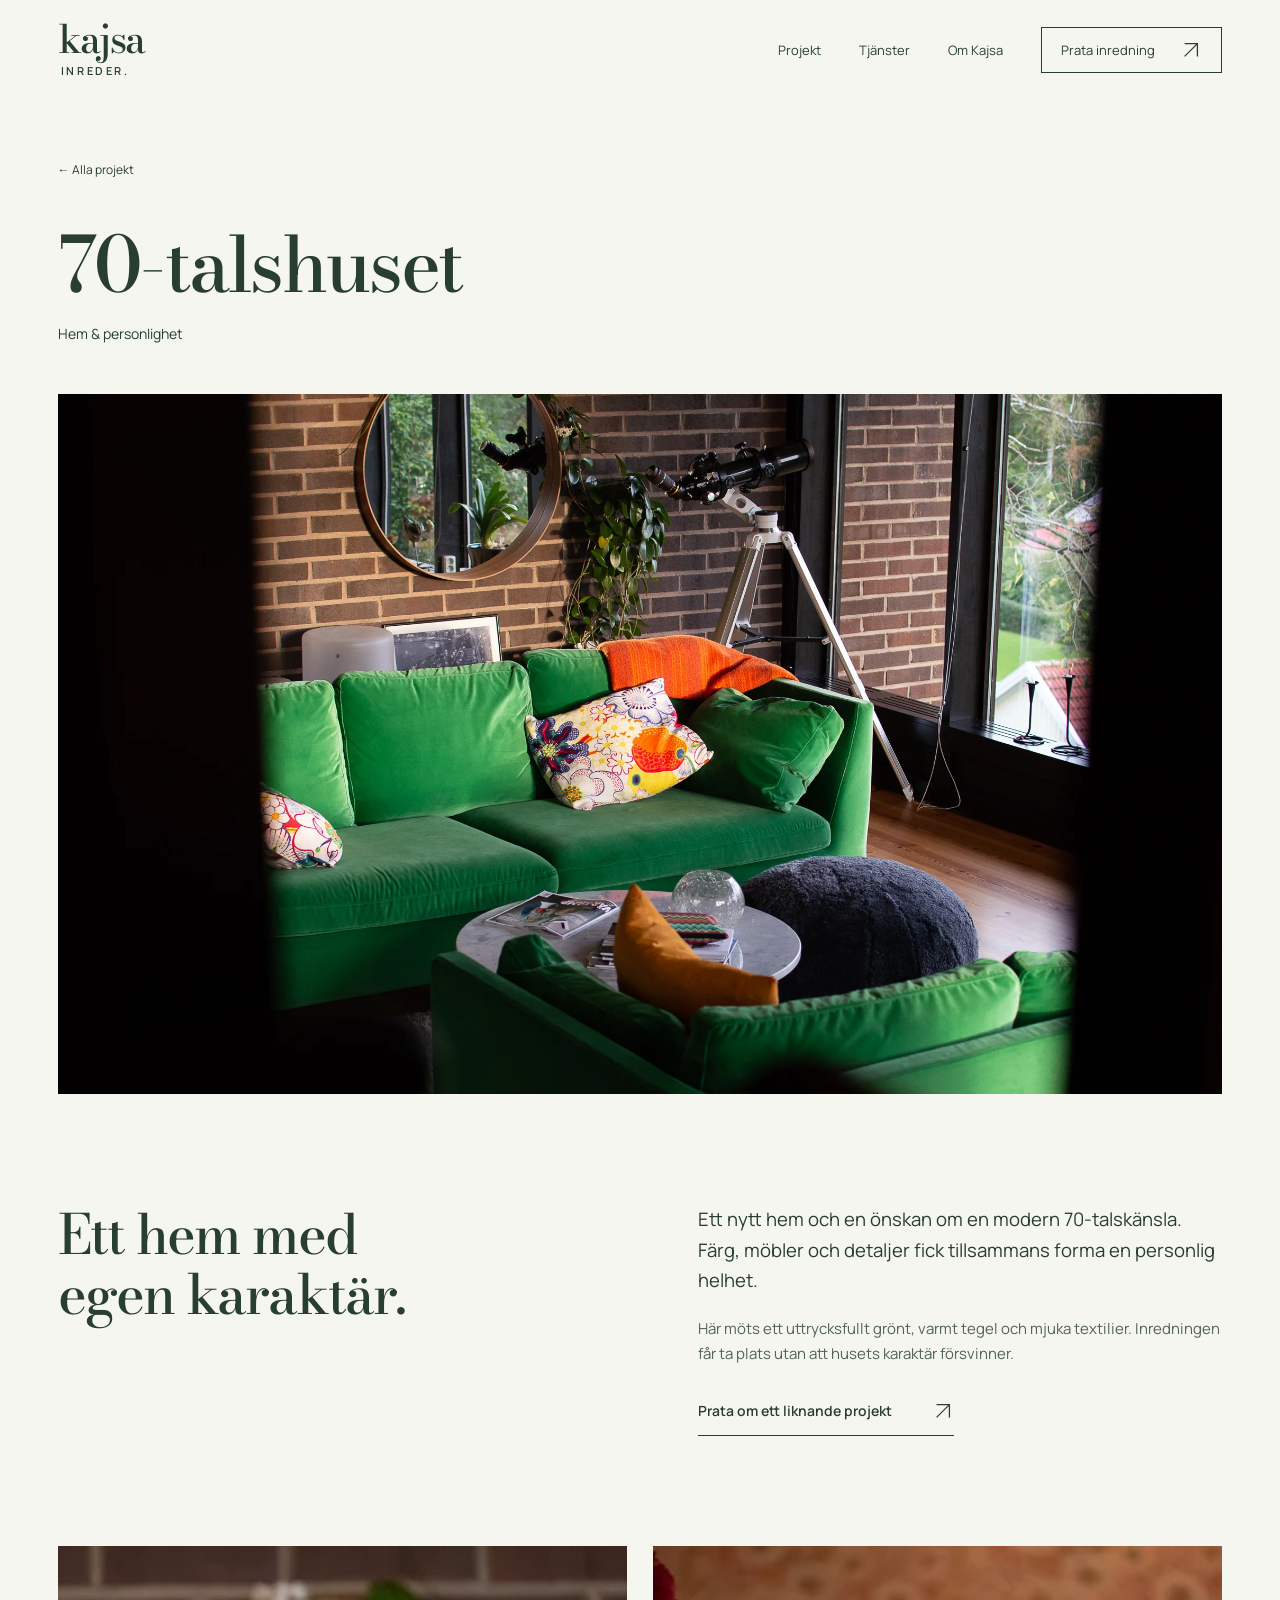
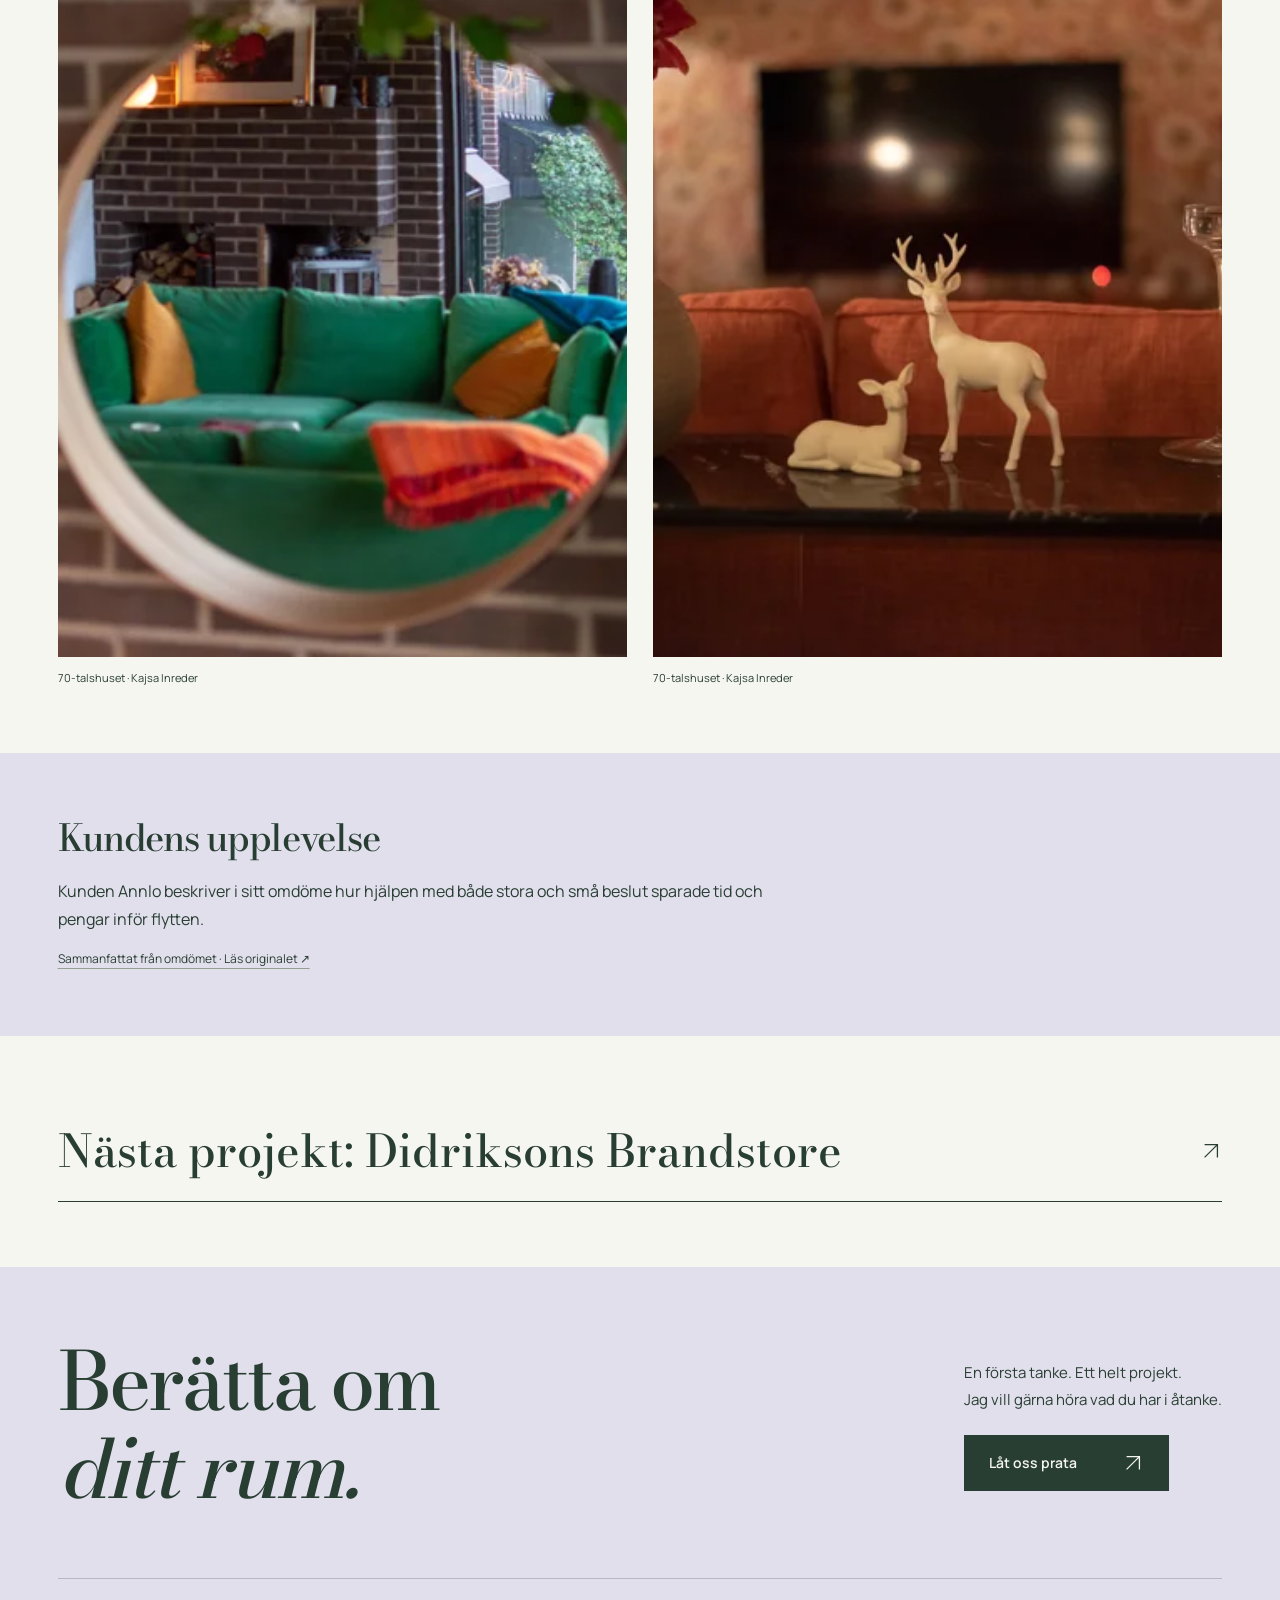
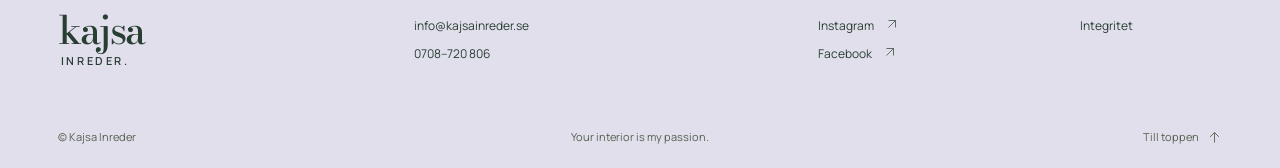
<file: sjuttiotalshuset.html>
<!doctype html><html lang="sv"><head><meta charset="UTF-8"><meta name="viewport" content="width=device-width,initial-scale=1"><title>70-talshuset — Inredningsprojekt | Kajsa Inreder</title><meta name="description" content="Ett nytt hem och en önskan om en modern 70-talskänsla. Färg, möbler och detaljer fick tillsammans forma en personlig helhet."><meta name="theme-color" content="#293e33"><link rel="canonical" href="https://kajsa-inreder.carlzzon121.chatgpt.site/sjuttiotalshuset.html"><meta property="og:title" content="70-talshuset — Inredningsprojekt | Kajsa Inreder"><meta property="og:description" content="Ett nytt hem och en önskan om en modern 70-talskänsla. Färg, möbler och detaljer fick tillsammans forma en personlig helhet."><meta property="og:type" content="website"><meta property="og:locale" content="sv_SE"><meta property="og:url" content="https://kajsa-inreder.carlzzon121.chatgpt.site/sjuttiotalshuset.html"><meta property="og:image" content="https://kajsa-inreder.carlzzon121.chatgpt.site/assets/sjuttiotal-2200.webp"><meta name="twitter:card" content="summary_large_image"><link rel="icon" href="assets/favicon.svg" type="image/svg+xml"><link rel="preload" href="assets/bodoni.woff2" as="font" type="font/woff2" crossorigin><link rel="preload" href="assets/manrope.woff2" as="font" type="font/woff2" crossorigin><link rel="stylesheet" href="styles.css"><script src="app.js" defer></script><script type="application/ld+json">{"@context": "https://schema.org", "@type": "ProfessionalService", "name": "Kajsa Inreder", "url": "https://kajsa-inreder.carlzzon121.chatgpt.site", "telephone": "+46708720806", "email": "info@kajsainreder.se", "founder": {"@type": "Person", "name": "Kajsa Rosén"}, "image": "https://kajsa-inreder.carlzzon121.chatgpt.site/assets/kajsa-rosen-1200.webp", "sameAs": ["https://www.kajsainreder.se/", "https://www.instagram.com/kajsainreder/"]}</script></head><body id="top" class="inner"><a class="skip" href="#main">Hoppa till innehåll</a><header class="site-header "><a class="wordmark" href="index.html" aria-label="Kajsa Inreder, startsida">kajsa<span>inreder.</span></a><nav class="desktop-nav" aria-label="Huvudmeny"><a href="projekt.html">Projekt</a><a href="tjanster.html">Tjänster</a><a href="om-kajsa.html">Om Kajsa</a><a class="nav-cta" href="kontakt.html">Prata inredning<svg viewBox="0 0 24 24" aria-hidden="true"><path d="M5 19 19 5M5 5h14v14"/></svg></a></nav><button class="menu-toggle" aria-expanded="false" aria-controls="mobile-menu"><span>Meny</span><i aria-hidden="true"></i></button></header><dialog id="mobile-menu" class="menu-dialog" aria-label="Huvudmeny"><div class="menu-head"><span class="wordmark">kajsa<span>inreder.</span></span><button class="menu-close" aria-label="Stäng meny">Stäng <svg viewBox="0 0 24 24" aria-hidden="true"><path d="m6 6 12 12M6 18 18 6"/></svg></button></div><nav aria-label="Mobilmeny"><a href="projekt.html">Projekt</a><a href="tjanster.html">Tjänster</a><a href="om-kajsa.html">Om Kajsa</a><a href="kontakt.html">Prata inredning <svg viewBox="0 0 24 24" aria-hidden="true"><path d="M5 19 19 5M5 5h14v14"/></svg></a></nav><a class="menu-mail" href="mailto:info@kajsainreder.se">info@kajsainreder.se</a></dialog><main id="main"><section class="case-heading wrap"><a class="back-link" href="projekt.html">← Alla projekt</a><h1>70-talshuset</h1><p>Hem & personlighet</p></section><div class="case-cover wrap"><img class="" src="assets/sjuttiotal-2200.webp" srcset="assets/sjuttiotal-640.webp 640w, assets/sjuttiotal-1200.webp 1200w, assets/sjuttiotal-2200.webp 2200w" sizes="100vw" width="3000" height="1995" alt="70-talshuset – inredningsprojekt av Kajsa Inreder" loading="eager" decoding="async" fetchpriority="high"></div><section class="case-story wrap section"><h2>Ett hem med<br>egen karaktär.</h2><div><p class="lead">Ett nytt hem och en önskan om en modern 70-talskänsla. Färg, möbler och detaljer fick tillsammans forma en personlig helhet.</p><p>Här möts ett uttrycksfullt grönt, varmt tegel och mjuka textilier. Inredningen får ta plats utan att husets karaktär försvinner.</p><a class="text-link" href="kontakt.html?projekt=sjuttiotalshuset">Prata om ett liknande projekt<svg viewBox="0 0 24 24" aria-hidden="true"><path d="M5 19 19 5M5 5h14v14"/></svg></a></div></section><section class="case-gallery wrap" aria-label="Fler bilder från 70-talshuset"><figure><img class="" src="assets/sjuttiotal-detalj-1200.webp" srcset="assets/sjuttiotal-detalj-640.webp 640w, assets/sjuttiotal-detalj-1200.webp 1200w" sizes="(max-width: 700px) 100vw, 50vw" width="3000" height="1995" alt="70-talshuset – detalj ur inredningsprojektet" loading="lazy" decoding="async"><figcaption>70-talshuset · Kajsa Inreder</figcaption></figure><figure><img class="" src="assets/sjuttiotal-rum-1200.webp" srcset="assets/sjuttiotal-rum-640.webp 640w, assets/sjuttiotal-rum-1200.webp 1200w" sizes="(max-width: 700px) 100vw, 50vw" width="3000" height="2003" alt="70-talshuset – detalj ur inredningsprojektet" loading="lazy" decoding="async"><figcaption>70-talshuset · Kajsa Inreder</figcaption></figure></section><aside class="review-summary wrap"><h2>Kundens upplevelse</h2><p>Kunden Annlo beskriver i sitt omdöme hur hjälpen med både stora och små beslut sparade tid och pengar inför flytten.</p><a class="source-link" href="https://www.kajsainreder.se/Projekt/" target="_blank" rel="noopener noreferrer">Sammanfattat från omdömet · Läs originalet ↗</a></aside><div class="next-case wrap section"><a class="text-link" href="didriksons-brandstore.html">Nästa projekt: Didriksons Brandstore<svg viewBox="0 0 24 24" aria-hidden="true"><path d="M5 19 19 5M5 5h14v14"/></svg></a></div></main><footer><div class="footer-invite wrap"><h2>Berätta om<br><em>ditt rum.</em></h2><div><p>En första tanke. Ett helt projekt.<br>Jag vill gärna höra vad du har i åtanke.</p><a class="button dark" href="kontakt.html">Låt oss prata<svg viewBox="0 0 24 24" aria-hidden="true"><path d="M5 19 19 5M5 5h14v14"/></svg></a></div></div><div class="footer-bottom wrap"><a class="wordmark" href="index.html">kajsa<span>inreder.</span></a><div><a href="mailto:info@kajsainreder.se">info@kajsainreder.se</a><a href="tel:+46708720806">0708–720 806</a></div><div><a href="https://www.instagram.com/kajsainreder/" target="_blank" rel="noopener noreferrer">Instagram <svg viewBox="0 0 24 24" aria-hidden="true"><path d="M5 19 19 5M5 5h14v14"/></svg></a><a href="https://www.facebook.com/Kajsa-Inreder-964294883650854/" target="_blank" rel="noopener noreferrer">Facebook <svg viewBox="0 0 24 24" aria-hidden="true"><path d="M5 19 19 5M5 5h14v14"/></svg></a></div><a href="integritet.html">Integritet</a></div><div class="colophon wrap"><span>© Kajsa Inreder</span><span>Your interior is my passion.</span><a href="#top">Till toppen <svg viewBox="0 0 24 24" aria-hidden="true"><path d="M12 20V4m-7 7 7-7 7 7"/></svg></a></div></footer></body></html>
</file>
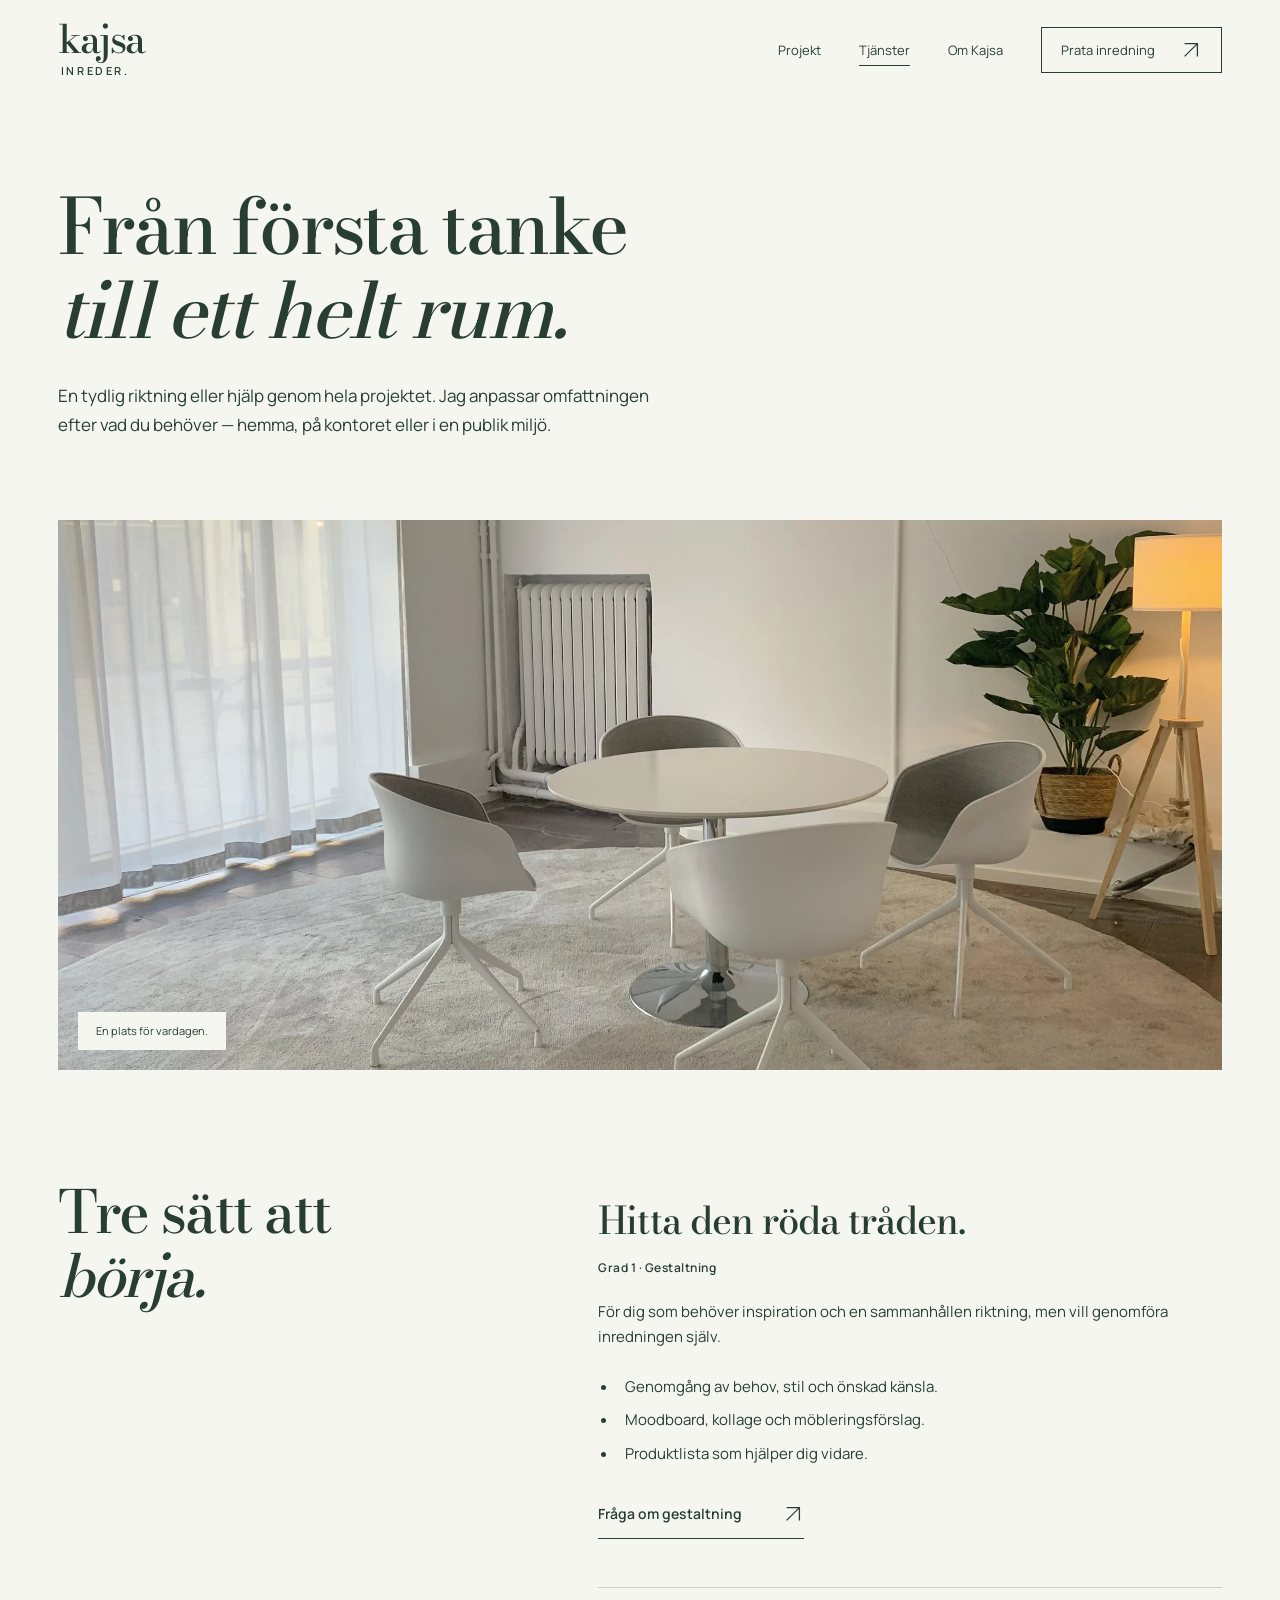
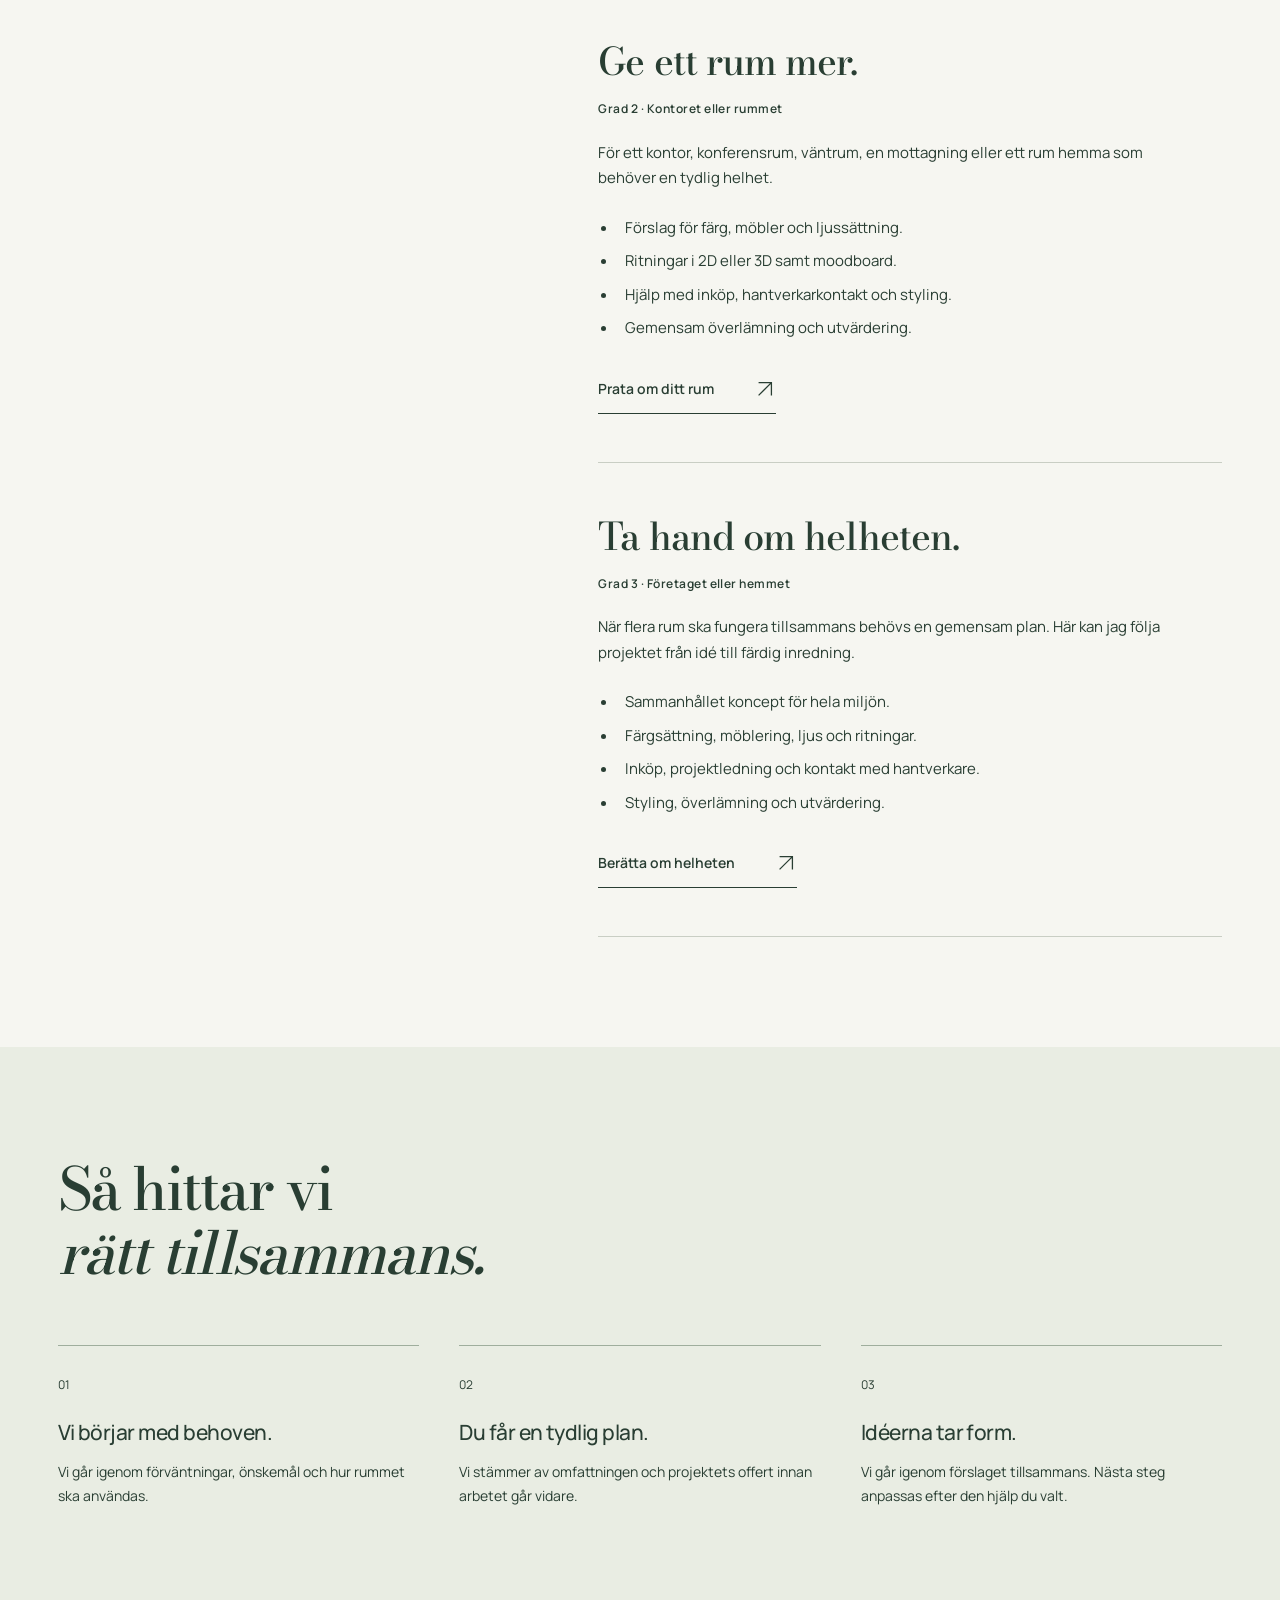
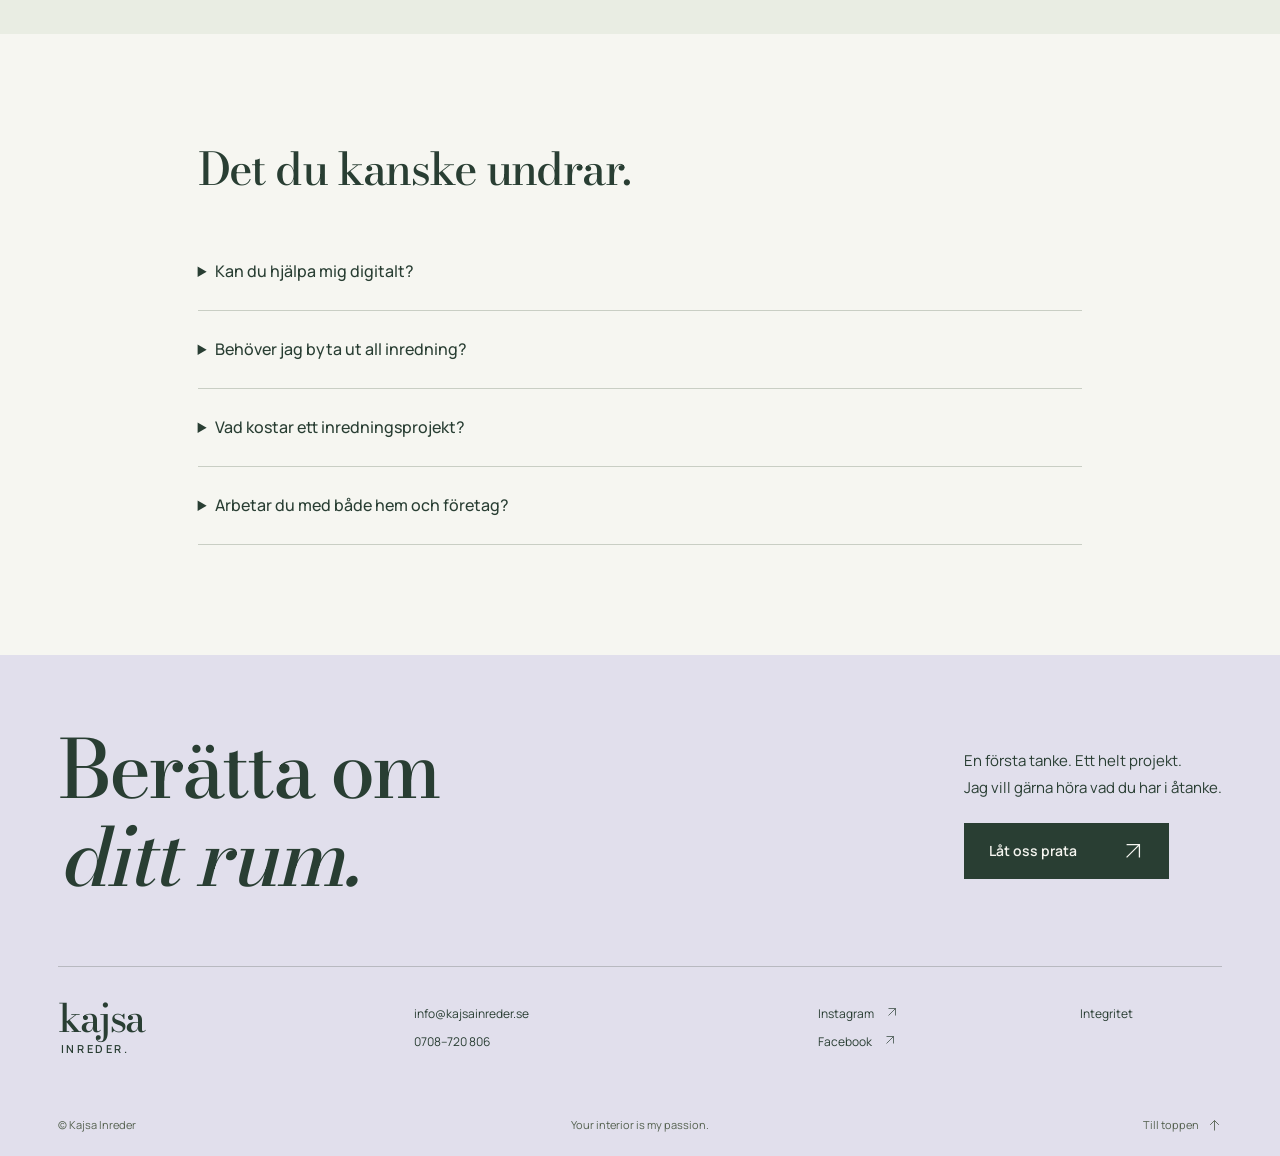
<file: tjanster.html>
<!doctype html><html lang="sv"><head><meta charset="UTF-8"><meta name="viewport" content="width=device-width,initial-scale=1"><title>Inredning, färgsättning &amp; projektledning | Kajsa Inreder</title><meta name="description" content="Välj mellan gestaltning, inredning av ett rum eller hjälp med hela hemmet och arbetsplatsen. Personlig rådgivning på plats eller digitalt."><meta name="theme-color" content="#293e33"><link rel="canonical" href="https://kajsa-inreder.carlzzon121.chatgpt.site/tjanster.html"><meta property="og:title" content="Inredning, färgsättning &amp; projektledning | Kajsa Inreder"><meta property="og:description" content="Välj mellan gestaltning, inredning av ett rum eller hjälp med hela hemmet och arbetsplatsen. Personlig rådgivning på plats eller digitalt."><meta property="og:type" content="website"><meta property="og:locale" content="sv_SE"><meta property="og:url" content="https://kajsa-inreder.carlzzon121.chatgpt.site/tjanster.html"><meta property="og:image" content="https://kajsa-inreder.carlzzon121.chatgpt.site/assets/sjuttiotal-2200.webp"><meta name="twitter:card" content="summary_large_image"><link rel="icon" href="assets/favicon.svg" type="image/svg+xml"><link rel="preload" href="assets/bodoni.woff2" as="font" type="font/woff2" crossorigin><link rel="preload" href="assets/manrope.woff2" as="font" type="font/woff2" crossorigin><link rel="stylesheet" href="styles.css"><script src="app.js" defer></script><script type="application/ld+json">{"@context": "https://schema.org", "@type": "ProfessionalService", "name": "Kajsa Inreder", "url": "https://kajsa-inreder.carlzzon121.chatgpt.site", "telephone": "+46708720806", "email": "info@kajsainreder.se", "founder": {"@type": "Person", "name": "Kajsa Rosén"}, "image": "https://kajsa-inreder.carlzzon121.chatgpt.site/assets/kajsa-rosen-1200.webp", "sameAs": ["https://www.kajsainreder.se/", "https://www.instagram.com/kajsainreder/"]}</script></head><body id="top" class="inner"><a class="skip" href="#main">Hoppa till innehåll</a><header class="site-header "><a class="wordmark" href="index.html" aria-label="Kajsa Inreder, startsida">kajsa<span>inreder.</span></a><nav class="desktop-nav" aria-label="Huvudmeny"><a href="projekt.html">Projekt</a><a href="tjanster.html" aria-current="page">Tjänster</a><a href="om-kajsa.html">Om Kajsa</a><a class="nav-cta" href="kontakt.html">Prata inredning<svg viewBox="0 0 24 24" aria-hidden="true"><path d="M5 19 19 5M5 5h14v14"/></svg></a></nav><button class="menu-toggle" aria-expanded="false" aria-controls="mobile-menu"><span>Meny</span><i aria-hidden="true"></i></button></header><dialog id="mobile-menu" class="menu-dialog" aria-label="Huvudmeny"><div class="menu-head"><span class="wordmark">kajsa<span>inreder.</span></span><button class="menu-close" aria-label="Stäng meny">Stäng <svg viewBox="0 0 24 24" aria-hidden="true"><path d="m6 6 12 12M6 18 18 6"/></svg></button></div><nav aria-label="Mobilmeny"><a href="projekt.html">Projekt</a><a href="tjanster.html" aria-current="page">Tjänster</a><a href="om-kajsa.html">Om Kajsa</a><a href="kontakt.html">Prata inredning <svg viewBox="0 0 24 24" aria-hidden="true"><path d="M5 19 19 5M5 5h14v14"/></svg></a></nav><a class="menu-mail" href="mailto:info@kajsainreder.se">info@kajsainreder.se</a></dialog><main id="main"><section class="page-heading wrap"><h1>Från första tanke<br><em>till ett helt rum.</em></h1><p>En tydlig riktning eller hjälp genom hela projektet. Jag anpassar omfattningen efter vad du behöver — hemma, på kontoret eller i en publik miljö.</p></section><div class="service-image wrap"><img class="" src="assets/asa-villa-2200.webp" srcset="assets/asa-villa-640.webp 640w, assets/asa-villa-1200.webp 1200w, assets/asa-villa-2200.webp 2200w" sizes="100vw" width="3283" height="3024" alt="Ljus matplats med genomtänkt möblering, inredd av Kajsa" loading="eager" decoding="async" fetchpriority="high"><span>En plats för vardagen.</span></div><section class="service-detail wrap section"><h2>Tre sätt att<br><em>börja.</em></h2><div><article id="gestaltning"><h3>Hitta den röda tråden.</h3><span class="level">Grad 1 · Gestaltning</span><p>För dig som behöver inspiration och en sammanhållen riktning, men vill genomföra inredningen själv.</p><ul><li>Genomgång av behov, stil och önskad känsla.</li><li>Moodboard, kollage och möbleringsförslag.</li><li>Produktlista som hjälper dig vidare.</li></ul><a class="text-link" href="kontakt.html?intresse=Gestaltning">Fråga om gestaltning<svg viewBox="0 0 24 24" aria-hidden="true"><path d="M5 19 19 5M5 5h14v14"/></svg></a></article><article id="rummet"><h3>Ge ett rum mer.</h3><span class="level">Grad 2 · Kontoret eller rummet</span><p>För ett kontor, konferensrum, väntrum, en mottagning eller ett rum hemma som behöver en tydlig helhet.</p><ul><li>Förslag för färg, möbler och ljussättning.</li><li>Ritningar i 2D eller 3D samt moodboard.</li><li>Hjälp med inköp, hantverkarkontakt och styling.</li><li>Gemensam överlämning och utvärdering.</li></ul><a class="text-link" href="kontakt.html?intresse=Ett%20rum">Prata om ditt rum<svg viewBox="0 0 24 24" aria-hidden="true"><path d="M5 19 19 5M5 5h14v14"/></svg></a></article><article id="helheten"><h3>Ta hand om helheten.</h3><span class="level">Grad 3 · Företaget eller hemmet</span><p>När flera rum ska fungera tillsammans behövs en gemensam plan. Här kan jag följa projektet från idé till färdig inredning.</p><ul><li>Sammanhållet koncept för hela miljön.</li><li>Färgsättning, möblering, ljus och ritningar.</li><li>Inköp, projektledning och kontakt med hantverkare.</li><li>Styling, överlämning och utvärdering.</li></ul><a class="text-link" href="kontakt.html?intresse=Ett%20helt%20projekt">Berätta om helheten<svg viewBox="0 0 24 24" aria-hidden="true"><path d="M5 19 19 5M5 5h14v14"/></svg></a></article></div></section><section class="process wrap section"><h2>Så hittar vi<br><em>rätt tillsammans.</em></h2><ol><li><h3>Vi börjar med behoven.</h3><p>Vi går igenom förväntningar, önskemål och hur rummet ska användas.</p></li><li><h3>Du får en tydlig plan.</h3><p>Vi stämmer av omfattningen och projektets offert innan arbetet går vidare.</p></li><li><h3>Idéerna tar form.</h3><p>Vi går igenom förslaget tillsammans. Nästa steg anpassas efter den hjälp du valt.</p></li></ol></section><section class="faq wrap section"><h2>Det du kanske undrar.</h2><details><summary>Kan du hjälpa mig digitalt?</summary><p>Ja. Kajsa erbjuder hjälp både på plats och digitalt. Beskriv gärna var du finns och vad du behöver hjälp med när du tar kontakt.</p></details><details><summary>Behöver jag byta ut all inredning?</summary><p>Utgångspunkten är dina behov. Berätta vad du vill behålla, så får det vara med i diskussionen om rummets nya helhet.</p></details><details><summary>Vad kostar ett inredningsprojekt?</summary><p>Priset beror på omfattningen. Kontakta Kajsa för att gå igenom ditt projekt och få en offert.</p></details><details><summary>Arbetar du med både hem och företag?</summary><p>Ja. Bland Kajsas projekt finns privata hem, kontor, showroom, butiksmiljöer och mottagningar.</p></details></section></main><footer><div class="footer-invite wrap"><h2>Berätta om<br><em>ditt rum.</em></h2><div><p>En första tanke. Ett helt projekt.<br>Jag vill gärna höra vad du har i åtanke.</p><a class="button dark" href="kontakt.html">Låt oss prata<svg viewBox="0 0 24 24" aria-hidden="true"><path d="M5 19 19 5M5 5h14v14"/></svg></a></div></div><div class="footer-bottom wrap"><a class="wordmark" href="index.html">kajsa<span>inreder.</span></a><div><a href="mailto:info@kajsainreder.se">info@kajsainreder.se</a><a href="tel:+46708720806">0708–720 806</a></div><div><a href="https://www.instagram.com/kajsainreder/" target="_blank" rel="noopener noreferrer">Instagram <svg viewBox="0 0 24 24" aria-hidden="true"><path d="M5 19 19 5M5 5h14v14"/></svg></a><a href="https://www.facebook.com/Kajsa-Inreder-964294883650854/" target="_blank" rel="noopener noreferrer">Facebook <svg viewBox="0 0 24 24" aria-hidden="true"><path d="M5 19 19 5M5 5h14v14"/></svg></a></div><a href="integritet.html">Integritet</a></div><div class="colophon wrap"><span>© Kajsa Inreder</span><span>Your interior is my passion.</span><a href="#top">Till toppen <svg viewBox="0 0 24 24" aria-hidden="true"><path d="M12 20V4m-7 7 7-7 7 7"/></svg></a></div></footer></body></html>
</file>
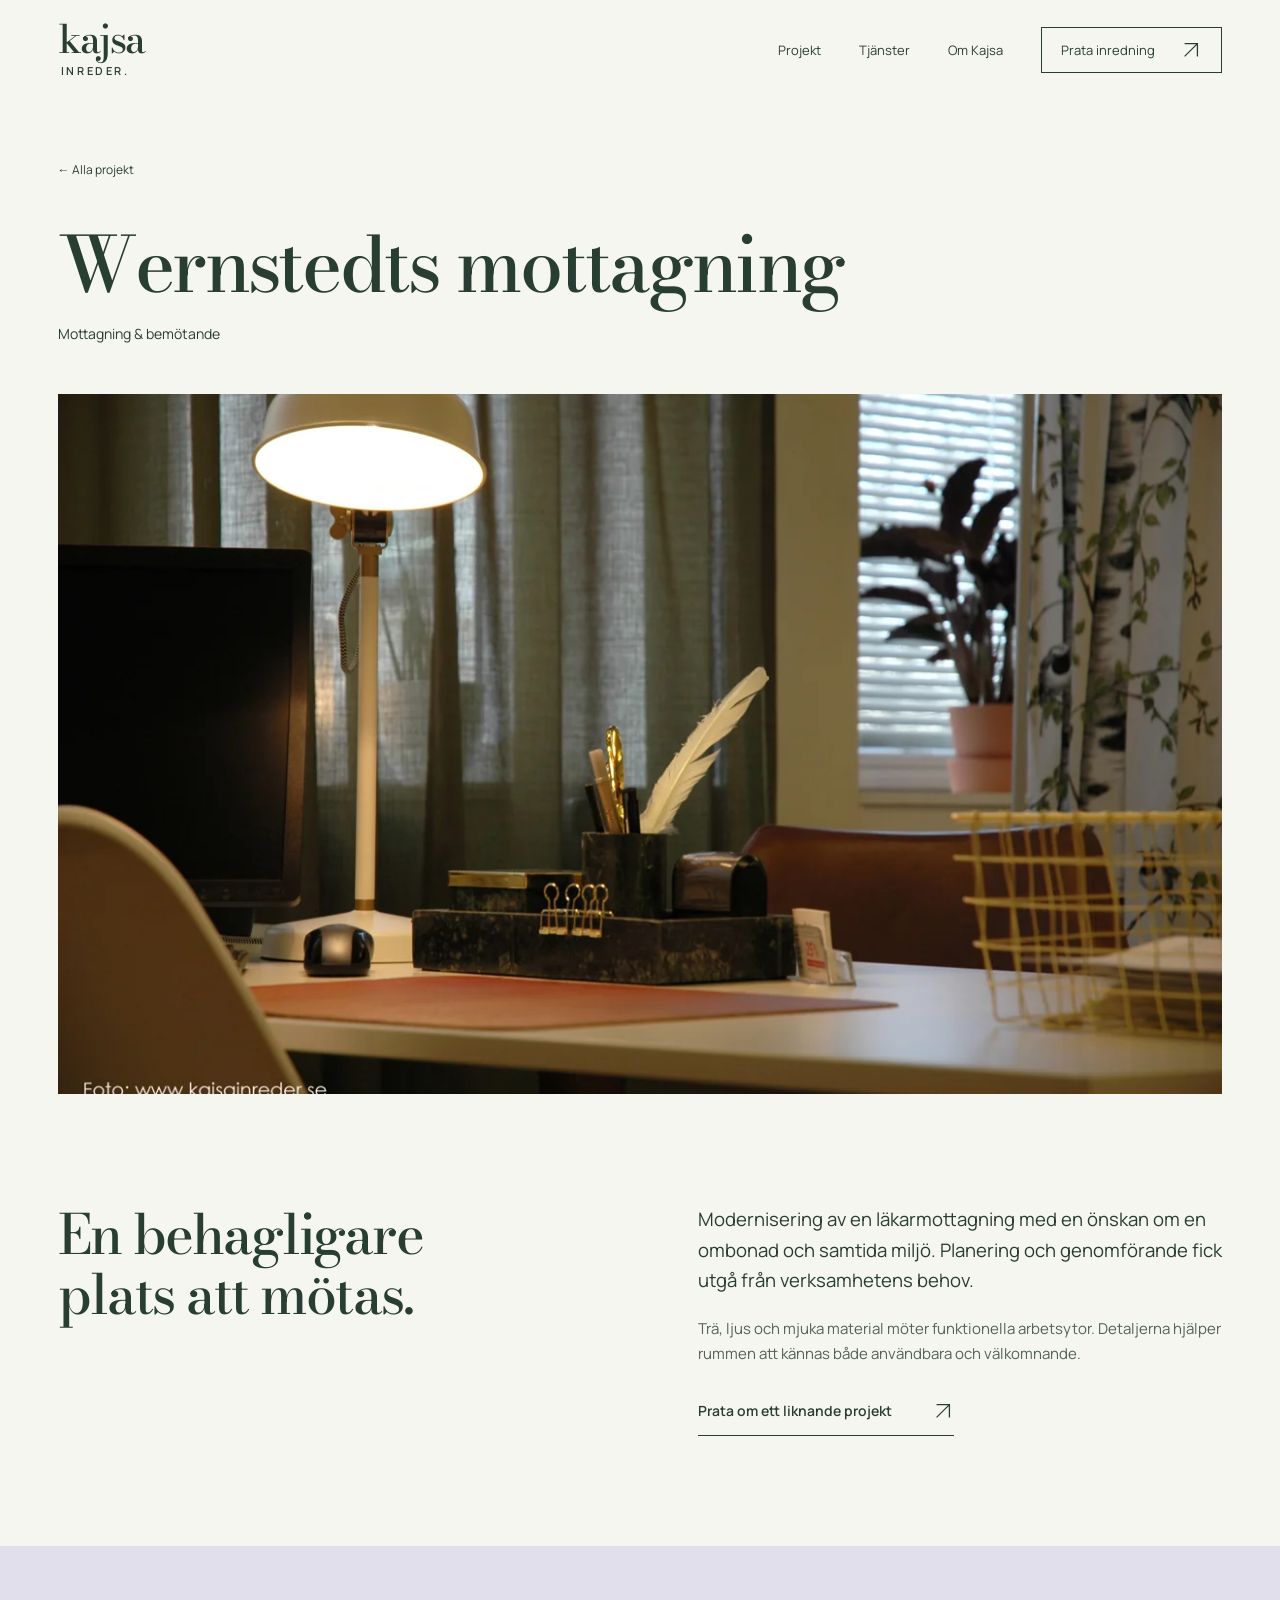
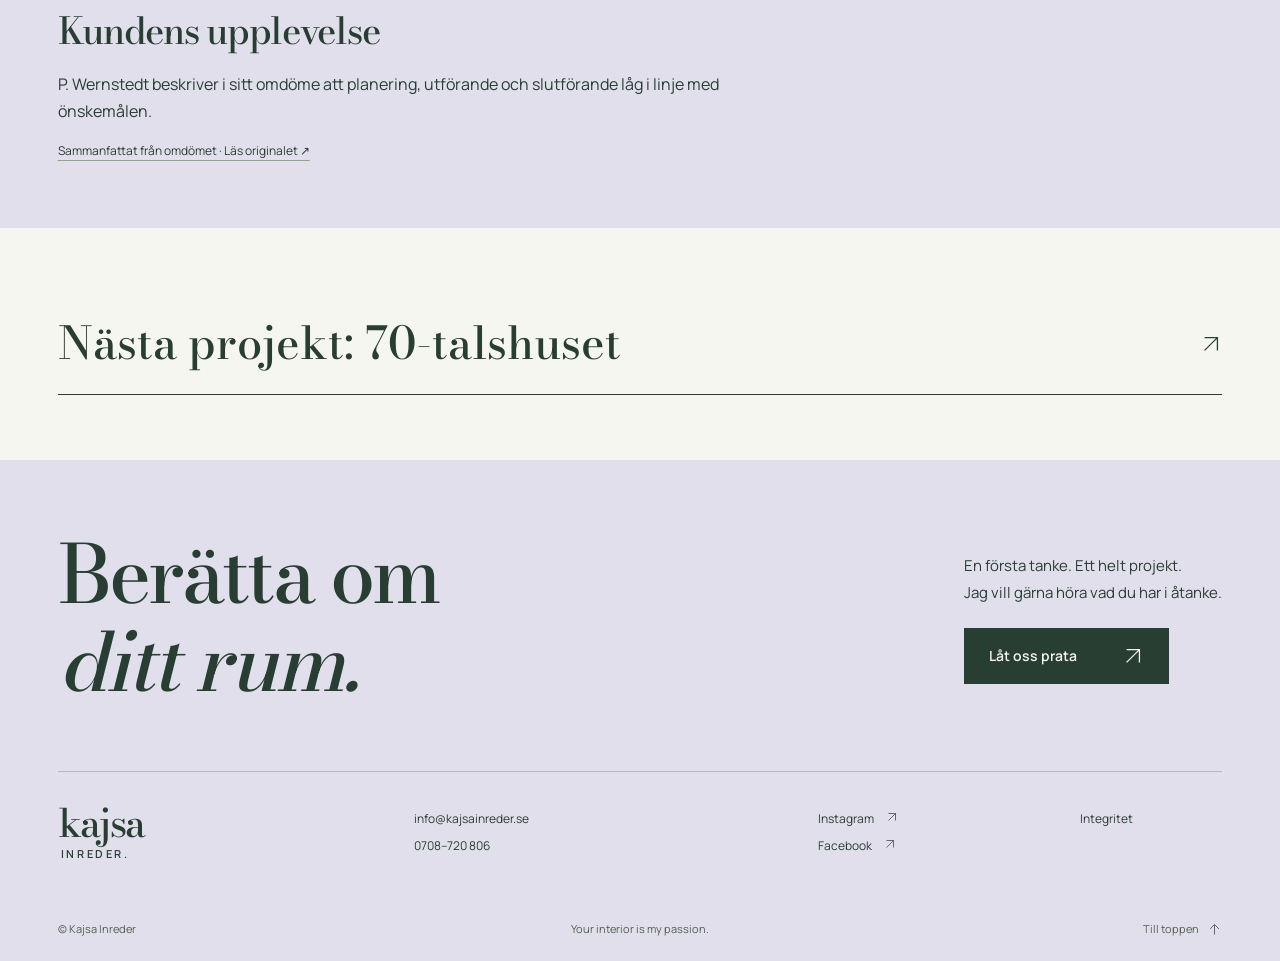
<file: wernstedt.html>
<!doctype html><html lang="sv"><head><meta charset="UTF-8"><meta name="viewport" content="width=device-width,initial-scale=1"><title>Wernstedts mottagning — Inredningsprojekt | Kajsa Inreder</title><meta name="description" content="Modernisering av en läkarmottagning med en önskan om en ombonad och samtida miljö. Planering och genomförande fick utgå från verksamhetens behov."><meta name="theme-color" content="#293e33"><link rel="canonical" href="https://kajsa-inreder.carlzzon121.chatgpt.site/wernstedt.html"><meta property="og:title" content="Wernstedts mottagning — Inredningsprojekt | Kajsa Inreder"><meta property="og:description" content="Modernisering av en läkarmottagning med en önskan om en ombonad och samtida miljö. Planering och genomförande fick utgå från verksamhetens behov."><meta property="og:type" content="website"><meta property="og:locale" content="sv_SE"><meta property="og:url" content="https://kajsa-inreder.carlzzon121.chatgpt.site/wernstedt.html"><meta property="og:image" content="https://kajsa-inreder.carlzzon121.chatgpt.site/assets/sjuttiotal-2200.webp"><meta name="twitter:card" content="summary_large_image"><link rel="icon" href="assets/favicon.svg" type="image/svg+xml"><link rel="preload" href="assets/bodoni.woff2" as="font" type="font/woff2" crossorigin><link rel="preload" href="assets/manrope.woff2" as="font" type="font/woff2" crossorigin><link rel="stylesheet" href="styles.css"><script src="app.js" defer></script><script type="application/ld+json">{"@context": "https://schema.org", "@type": "ProfessionalService", "name": "Kajsa Inreder", "url": "https://kajsa-inreder.carlzzon121.chatgpt.site", "telephone": "+46708720806", "email": "info@kajsainreder.se", "founder": {"@type": "Person", "name": "Kajsa Rosén"}, "image": "https://kajsa-inreder.carlzzon121.chatgpt.site/assets/kajsa-rosen-1200.webp", "sameAs": ["https://www.kajsainreder.se/", "https://www.instagram.com/kajsainreder/"]}</script></head><body id="top" class="inner"><a class="skip" href="#main">Hoppa till innehåll</a><header class="site-header "><a class="wordmark" href="index.html" aria-label="Kajsa Inreder, startsida">kajsa<span>inreder.</span></a><nav class="desktop-nav" aria-label="Huvudmeny"><a href="projekt.html">Projekt</a><a href="tjanster.html">Tjänster</a><a href="om-kajsa.html">Om Kajsa</a><a class="nav-cta" href="kontakt.html">Prata inredning<svg viewBox="0 0 24 24" aria-hidden="true"><path d="M5 19 19 5M5 5h14v14"/></svg></a></nav><button class="menu-toggle" aria-expanded="false" aria-controls="mobile-menu"><span>Meny</span><i aria-hidden="true"></i></button></header><dialog id="mobile-menu" class="menu-dialog" aria-label="Huvudmeny"><div class="menu-head"><span class="wordmark">kajsa<span>inreder.</span></span><button class="menu-close" aria-label="Stäng meny">Stäng <svg viewBox="0 0 24 24" aria-hidden="true"><path d="m6 6 12 12M6 18 18 6"/></svg></button></div><nav aria-label="Mobilmeny"><a href="projekt.html">Projekt</a><a href="tjanster.html">Tjänster</a><a href="om-kajsa.html">Om Kajsa</a><a href="kontakt.html">Prata inredning <svg viewBox="0 0 24 24" aria-hidden="true"><path d="M5 19 19 5M5 5h14v14"/></svg></a></nav><a class="menu-mail" href="mailto:info@kajsainreder.se">info@kajsainreder.se</a></dialog><main id="main"><section class="case-heading wrap"><a class="back-link" href="projekt.html">← Alla projekt</a><h1>Wernstedts mottagning</h1><p>Mottagning & bemötande</p></section><div class="case-cover wrap"><img class="" src="assets/wernstedt-1200.webp" srcset="assets/wernstedt-640.webp 640w, assets/wernstedt-1200.webp 1200w" sizes="100vw" width="3008" height="2000" alt="Wernstedts mottagning – inredningsprojekt av Kajsa Inreder" loading="eager" decoding="async" fetchpriority="high"></div><section class="case-story wrap section"><h2>En behagligare<br>plats att mötas.</h2><div><p class="lead">Modernisering av en läkarmottagning med en önskan om en ombonad och samtida miljö. Planering och genomförande fick utgå från verksamhetens behov.</p><p>Trä, ljus och mjuka material möter funktionella arbetsytor. Detaljerna hjälper rummen att kännas både användbara och välkomnande.</p><a class="text-link" href="kontakt.html?projekt=wernstedt">Prata om ett liknande projekt<svg viewBox="0 0 24 24" aria-hidden="true"><path d="M5 19 19 5M5 5h14v14"/></svg></a></div></section><aside class="review-summary wrap"><h2>Kundens upplevelse</h2><p>P. Wernstedt beskriver i sitt omdöme att planering, utförande och slutförande låg i linje med önskemålen.</p><a class="source-link" href="https://www.kajsainreder.se/Projekt/" target="_blank" rel="noopener noreferrer">Sammanfattat från omdömet · Läs originalet ↗</a></aside><div class="next-case wrap section"><a class="text-link" href="sjuttiotalshuset.html">Nästa projekt: 70-talshuset<svg viewBox="0 0 24 24" aria-hidden="true"><path d="M5 19 19 5M5 5h14v14"/></svg></a></div></main><footer><div class="footer-invite wrap"><h2>Berätta om<br><em>ditt rum.</em></h2><div><p>En första tanke. Ett helt projekt.<br>Jag vill gärna höra vad du har i åtanke.</p><a class="button dark" href="kontakt.html">Låt oss prata<svg viewBox="0 0 24 24" aria-hidden="true"><path d="M5 19 19 5M5 5h14v14"/></svg></a></div></div><div class="footer-bottom wrap"><a class="wordmark" href="index.html">kajsa<span>inreder.</span></a><div><a href="mailto:info@kajsainreder.se">info@kajsainreder.se</a><a href="tel:+46708720806">0708–720 806</a></div><div><a href="https://www.instagram.com/kajsainreder/" target="_blank" rel="noopener noreferrer">Instagram <svg viewBox="0 0 24 24" aria-hidden="true"><path d="M5 19 19 5M5 5h14v14"/></svg></a><a href="https://www.facebook.com/Kajsa-Inreder-964294883650854/" target="_blank" rel="noopener noreferrer">Facebook <svg viewBox="0 0 24 24" aria-hidden="true"><path d="M5 19 19 5M5 5h14v14"/></svg></a></div><a href="integritet.html">Integritet</a></div><div class="colophon wrap"><span>© Kajsa Inreder</span><span>Your interior is my passion.</span><a href="#top">Till toppen <svg viewBox="0 0 24 24" aria-hidden="true"><path d="M12 20V4m-7 7 7-7 7 7"/></svg></a></div></footer></body></html>
</file>
<file: styles.css>
@font-face{font-family:Bodoni;src:url('assets/bodoni.woff2') format('woff2');font-style:normal;font-weight:400 900;font-display:swap}@font-face{font-family:Manrope;src:url('assets/manrope.woff2') format('woff2');font-style:normal;font-weight:200 800;font-display:swap}
:root{--ink:#293e33;--paper:#f6f6f1;--lilac:#e1dfec;--sage:#bdcbb8;--line:#c9cec4;--quiet:#526354;--display:Bodoni,Georgia,serif;--body:Manrope,Arial,sans-serif;--gutter:clamp(22px,4.5vw,80px);--ease:cubic-bezier(.16,1,.3,1)}
*{box-sizing:border-box}html{scroll-behavior:smooth;scroll-padding-top:110px;scrollbar-color:var(--sage) var(--paper)}body{margin:0;background:var(--paper);color:var(--ink);font-family:var(--body);font-size:16px;line-height:1.7;-webkit-font-smoothing:antialiased}::selection{background:var(--sage);color:var(--ink)}a{color:inherit;text-decoration:none;text-underline-offset:5px}button,input,select,textarea{font:inherit}button,a,input,textarea,select{-webkit-tap-highlight-color:transparent}button{color:inherit;cursor:pointer}button:disabled{opacity:.5;cursor:wait}a:focus-visible,button:focus-visible,input:focus-visible,select:focus-visible,textarea:focus-visible,summary:focus-visible,[tabindex]:focus-visible{outline:2px solid currentColor;outline-offset:5px}button:active,.button:active{transform:translateY(1px)}input,textarea{caret-color:var(--ink)}img{max-width:100%;height:auto;display:block}svg{width:22px;height:22px;fill:none;stroke:currentColor;stroke-width:1.4;flex-shrink:0}h1,h2,h3,p,figure{margin:0}h1,h2{font-family:var(--display);font-weight:400;line-height:1.09;letter-spacing:-.035em;text-wrap:balance}h1{font-size:clamp(46px,6.5vw,96px)}h2{font-size:clamp(40px,4.6vw,68px)}h3{font-size:22px;font-weight:500;line-height:1.35;letter-spacing:-.025em}em{font-style:italic;font-weight:400}p{max-width:67ch}p+p{margin-top:20px}a,button{touch-action:manipulation}.wrap{width:100%;max-width:1600px;margin-inline:auto;padding-inline:var(--gutter)}.section{padding-block:110px}.lead{font-size:clamp(18px,1.45vw,23px);line-height:1.65}.button{display:inline-flex;align-items:center;justify-content:space-between;gap:45px;min-height:56px;padding:13px 24px;border:1px solid transparent;border-radius:0;font-size:14px;font-weight:600;transition:background .2s,color .2s}.button.light{background:var(--paper);color:var(--ink)}.button.dark{background:var(--ink);color:var(--paper)}.button:hover{background:var(--sage);color:var(--ink)}.button svg,.text-link svg,.nav-cta svg{transition:transform .25s var(--ease)}.button:hover svg,.text-link:hover svg,.nav-cta:hover svg{transform:translate(3px,-3px)}.text-link{display:inline-flex;align-items:center;gap:40px;padding:12px 0;border-bottom:1px solid currentColor;font-size:14px;font-weight:600}.skip{position:fixed;top:10px;left:20px;transform:translateY(-180%);background:var(--ink);color:white;padding:12px 20px;z-index:100}.skip:focus{transform:none}.site-header{height:100px;display:flex;align-items:center;justify-content:space-between;gap:30px;padding-inline:var(--gutter);position:absolute;inset:0 0 auto;z-index:10;color:var(--ink)}.site-header.on-hero{color:white}.wordmark{font-family:var(--display);font-size:39px;line-height:.75;letter-spacing:-.04em;display:inline-block}.wordmark span{font-family:var(--body);font-size:11px;letter-spacing:.24em;display:block;text-transform:uppercase;margin-top:12px;margin-left:3px;font-weight:600}.desktop-nav{display:flex;align-items:center;gap:38px;font-size:13px}.desktop-nav>a:not(.nav-cta){padding:15px 0;position:relative}.desktop-nav>a:not(.nav-cta)::after{content:'';position:absolute;bottom:10px;left:0;width:100%;height:1px;background:currentColor;transform:scaleX(0);transform-origin:left;transition:transform .2s}.desktop-nav>a:hover::after,.desktop-nav>a[aria-current]::after{transform:scaleX(1)}.nav-cta{display:flex;align-items:center;gap:25px;padding:11px 19px;border:1px solid currentColor}.nav-cta:hover{background:var(--paper);color:var(--ink)}.menu-toggle{display:none}.menu-dialog{border:0;padding:0;background:var(--ink);color:var(--paper);inset:0;width:100%;max-width:none;height:100svh;max-height:none;margin:0}.menu-dialog[open]{display:flex;flex-direction:column;padding:32px var(--gutter)}.menu-dialog::backdrop{background:var(--ink)}.menu-head{display:flex;justify-content:space-between;align-items:center}.menu-close{border:0;background:none;color:inherit;font-size:15px;min-height:44px;padding:10px 0 10px 20px}.menu-close span{font-size:24px;margin-left:10px}.menu-dialog nav{margin:auto 0;display:grid;gap:14px}.menu-dialog nav a{font-family:var(--display);font-size:clamp(34px,8vw,64px);border-bottom:1px solid #627469;padding-bottom:8px;display:flex;justify-content:space-between;align-items:center}.menu-mail{font-size:14px}.hero{height:100svh;min-height:600px;max-height:1400px;position:relative;color:white;overflow:hidden;background:#16271e}.hero-image{position:absolute;width:100%;height:100%;object-fit:cover;object-position:50% 54%;animation:hero-settle 1.6s var(--ease) both}.hero-shade{position:absolute;inset:0;background:linear-gradient(90deg,rgba(9,22,15,.75) 0%,rgba(9,22,15,.33) 44%,rgba(9,22,15,.04) 75%),linear-gradient(0deg,rgba(8,20,13,.64),transparent 24%,transparent 70%,rgba(8,20,13,.48))}.hero-content{position:absolute;left:50%;transform:translateX(-50%);top:50%;margin-top:-155px}.hero h1{font-size:clamp(64px,6.9vw,96px);line-height:1.07;max-width:820px;letter-spacing:-.032em}.hero h1 em{color:#dce4d5}.hero-intro{margin-top:29px}.hero-intro p{font-size:15px;line-height:1.75}.hero-intro .button{margin-top:28px}.hero-bottom{position:absolute;bottom:32px;left:50%;transform:translateX(-50%);display:flex;align-items:end;justify-content:space-between;gap:25px;font-size:11px}.scroll-link{display:flex;align-items:center;gap:12px;min-height:44px}.scroll-line{height:35px;width:1px;background:#cedac8}.hero-caption{display:flex;gap:35px;align-items:center;min-height:44px}.hero-caption svg{width:18px;height:18px}.intro{display:grid;grid-template-columns:1fr 1fr;gap:10%;border-bottom:1px solid var(--line)}.intro h2{font-size:clamp(43px,4.5vw,66px)}.intro-right>p:not(.lead){color:var(--quiet);font-size:15px}.mini-person{display:flex;align-items:center;gap:17px;margin-top:34px;font-size:12px;line-height:1.6}.mini-person img{width:62px;height:72px;object-fit:cover;object-position:50% 22%}.mini-person strong{display:block;font-size:14px;font-weight:600;margin-bottom:4px}.mini-person svg{margin-left:12px;width:18px}.section-heading{display:flex;align-items:end;justify-content:space-between;gap:40px;margin-bottom:50px}.section-heading>div{padding-bottom:7px}.section-heading p{font-size:14px;color:var(--quiet);line-height:1.85}.section-heading .text-link{margin-top:18px}.project-grid{display:grid;grid-template-columns:repeat(3,minmax(0,1fr));gap:28px}.project-card{min-width:0}.project-card a{display:block}.project-photo{position:relative;overflow:hidden;background:var(--sage)}.project-photo>img{width:100%;height:100%;aspect-ratio:4/5;object-fit:cover;transition:transform .75s var(--ease)}.project-card a:hover .project-photo>img{transform:scale(1.035)}.project-open{position:absolute;right:16px;bottom:16px;width:45px;height:45px;display:grid;place-items:center;background:var(--paper);color:var(--ink)}.project-open svg{width:21px}.project-meta{padding-top:22px}.project-meta h3{font-family:var(--display);font-size:29px;font-weight:400}.project-meta>span{font-size:11px;display:block;margin-top:5px;color:var(--quiet)}.material-section{background:var(--lilac);padding-block:100px}.material-grid{display:grid;grid-template-columns:1.15fr 1fr;gap:9%;align-items:center}.material-photo{position:relative;background:#f2f1f7;padding:24px 24px 14px;transform:rotate(-3deg)}.material-photo img{aspect-ratio:1.38;object-fit:cover}.paper-caption{display:block;font-size:11px;margin-top:16px}.material-copy>p{font-size:15px;margin-top:24px;max-width:45ch}.material-tabs{display:flex;gap:26px;border-bottom:1px solid #a4a4b0;margin-top:30px}.material-tabs button{background:none;border:0;border-bottom:2px solid transparent;padding:12px 0;font-size:13px}.material-tabs button[aria-selected=true]{border-color:var(--ink);font-weight:700}.material-tabs button:hover{color:#5a4565}#material-panel{padding-top:20px;min-height:160px}#material-panel h3{font-size:18px;margin-bottom:10px}#material-panel p{font-size:14px;line-height:1.8}.material-swatches{display:flex;gap:5px;margin-top:18px}.material-swatches span{width:44px;height:21px;background:#293e33;transition:background .3s}.material-swatches span:nth-child(2){background:#8b9b81}.material-swatches span:nth-child(3){background:#c0b8a4}.material-swatches span:nth-child(4){background:#eee9df}.service-rows{border-top:1px solid var(--line)}.service-rows>a{display:grid;grid-template-columns:100px 1fr 40px;gap:30px;padding:28px 0;border-bottom:1px solid var(--line);align-items:center;transition:padding .25s var(--ease),background .25s}.service-rows>a:hover{padding-inline:15px;background:#eceee6}.level{font-size:11px;letter-spacing:.04em;text-transform:uppercase;font-weight:600}.service-rows h3{font-family:var(--display);font-size:31px;font-weight:400}.service-rows p{font-size:13px;color:var(--quiet);margin-top:5px}.service-rows svg{width:30px;height:30px}.review{background:var(--ink);color:var(--paper);padding-block:90px}.review-inner{display:grid;grid-template-columns:1fr 2fr;gap:6%}.review-aside{padding-top:6px}.quote-mark{font-family:var(--display);font-size:115px;color:var(--sage);line-height:.9;display:block;height:84px}.review-aside p{font-size:13px}.review-aside>span:last-child{font-size:11px;color:#c1ccbf}.review blockquote{font-family:var(--display);font-size:clamp(29px,3vw,43px);line-height:1.4;margin:0;letter-spacing:-.02em;max-width:40ch}.review-author{margin-top:30px;font-size:13px}.review-author span{margin-left:10px;font-size:11px;color:#c1ccbf}.source-link{font-size:11px;display:inline-block;text-decoration:underline;text-decoration-color:#94a18f;margin-top:16px}.about-teaser{display:grid;grid-template-columns:.8fr 1fr;gap:14%;align-items:center;padding-inline:calc(var(--gutter) + 5%)}.portrait-frame{position:relative;background:var(--sage);padding:0 20px 20px 0}.portrait-frame img{width:100%;aspect-ratio:4/5;object-fit:cover;object-position:center 24%}.portrait-note{position:absolute;bottom:40px;left:0;transform:translateX(-20px);background:var(--lilac);padding:14px 21px;font-size:11px}.about-copy h2{margin-bottom:27px}.about-copy p:not(.lead){font-size:14px;color:var(--quiet)}.about-copy .text-link{margin-top:28px}footer{background:var(--lilac);color:var(--ink)}.footer-invite{display:flex;justify-content:space-between;gap:30px;align-items:center;padding-top:70px;padding-bottom:65px}.footer-invite h2{font-size:clamp(54px,6.3vw,92px)}.footer-invite p{font-size:15px;line-height:1.8}.footer-invite .button{margin-top:22px}.footer-bottom{display:grid;grid-template-columns:1.4fr 1.6fr 1fr .6fr;gap:25px;padding-top:38px;padding-bottom:42px;position:relative}.footer-bottom::before{content:'';position:absolute;top:0;left:var(--gutter);right:var(--gutter);height:1px;background:#b8b9c0}.footer-bottom>div{display:grid;gap:7px;align-content:start;font-size:12px}.footer-bottom>div svg{width:12px;height:12px;margin-left:10px}.footer-bottom>a:last-child{font-size:12px}.colophon{display:flex;justify-content:space-between;gap:20px;font-size:11px;padding-top:20px;padding-bottom:22px;color:#53604e}.colophon a{font-size:11px}.page-heading{padding-top:185px;padding-bottom:80px}.page-heading h1{font-size:clamp(47px,6vw,88px)}.page-heading>p{font-size:17px;margin-top:30px;max-width:60ch}.page-heading>.button{margin-top:30px}.filter-bar{border-top:1px solid var(--line);border-bottom:1px solid var(--line);display:flex;justify-content:space-between;align-items:center;margin-bottom:40px;gap:20px}.filter-bar>div{display:flex;gap:30px}.filter-bar button{border:0;border-bottom:2px solid transparent;background:none;font-size:13px;min-height:60px;padding:10px 0}.filter-bar button.active{border-color:var(--ink);font-weight:700}.filter-bar button span{font-size:11px;margin-left:6px}.filter-bar p{font-size:11px}.project-list{padding-bottom:100px}.listing{row-gap:55px}.listing [hidden]{display:none}.case-heading{padding-top:145px;padding-bottom:48px}.back-link{display:inline-block;font-size:12px;padding-block:15px;margin-bottom:28px}.case-heading h1{font-size:clamp(49px,6vw,84px)}.case-heading>p{font-size:14px;margin-top:15px}.case-cover img{width:100%;height:clamp(380px,64vw,700px);object-fit:cover}.case-story{display:grid;grid-template-columns:1fr 1fr;gap:10%}.case-story h2{font-size:clamp(42px,4.3vw,62px)}.case-story p:not(.lead){font-size:15px;color:var(--quiet)}.case-story .text-link{margin-top:20px}.case-gallery{display:grid;grid-template-columns:1fr 1fr;gap:26px;padding-bottom:65px}.case-gallery img{width:100%;aspect-ratio:4/5;object-fit:cover}.case-gallery figcaption{font-size:11px;margin-top:12px}.case-gallery figure:only-child{grid-column:1/-1;max-width:850px;justify-self:center}.review-summary{padding-block:65px;background:var(--lilac)}.review-summary h2{font-size:37px;margin-bottom:20px}.review-summary p{max-width:75ch}.next-case{padding-block:65px}.next-case .text-link{font-family:var(--display);font-size:clamp(27px,4vw,45px);font-weight:400;display:flex;justify-content:space-between}.service-image{position:relative}.service-image img{width:100%;height:550px;object-fit:cover;object-position:center 64%}.service-image span{position:absolute;bottom:20px;left:calc(var(--gutter) + 20px);background:var(--paper);padding:10px 18px;font-size:11px}.service-detail{display:grid;grid-template-columns:.85fr 1.25fr;gap:10%}.service-detail>h2{position:sticky;top:40px;height:fit-content}.service-detail article{padding-bottom:48px;margin-bottom:48px;border-bottom:1px solid var(--line);scroll-margin-top:30px}.service-detail article:last-child{margin-bottom:0}.service-detail h3{font-family:var(--display);font-size:38px;margin:15px 0 20px;font-weight:400}.service-detail p,.service-detail li{font-size:15px}.service-detail ul{padding-left:20px;margin-block:24px}.service-detail li{padding-left:7px;margin-block:8px}.process{background:#e9ede3}.process ol{padding:0;list-style:none;counter-reset:steps;display:grid;grid-template-columns:repeat(3,1fr);gap:40px;margin-top:60px}.process li{counter-increment:steps;border-top:1px solid #9fae9d;padding-top:24px}.process li::before{content:'0' counter(steps);font-size:12px}.process h3{margin:20px 0 14px;font-size:21px}.process p{font-size:14px}.faq{max-width:1000px}.faq h2{font-size:45px;margin-bottom:40px}.faq details{border-bottom:1px solid var(--line);padding-block:20px}.faq summary{font-size:16px;font-weight:500;cursor:pointer;padding:5px 25px 5px 0}.faq details p{font-size:14px;margin-top:18px;padding-bottom:10px}.about-page{padding-top:165px;padding-bottom:110px;display:grid;grid-template-columns:.8fr 1.2fr;gap:9%;align-items:start}.about-page>div:first-child{padding-top:12px}.about-page img{width:100%;max-height:670px;object-fit:cover;object-position:center 20%}.photo-caption{font-size:11px;margin-top:13px}.about-page h1{font-size:clamp(45px,5.4vw,78px);margin-bottom:30px}.about-page p:not(.lead):not(.photo-caption){font-size:15px;color:var(--quiet)}.about-page .button{margin-top:28px}.press>p{margin-block:28px}.press>.text-link{display:flex;justify-content:space-between;max-width:900px;padding-block:24px;font-size:15px}.contact-page{padding-top:175px;padding-bottom:105px;display:grid;grid-template-columns:1fr 1fr;gap:8%}.contact-page h1{font-size:clamp(46px,5.7vw,84px)}.contact-intro .lead{font-size:17px;margin-top:27px}.contact-address{display:block;font-size:clamp(17px,1.6vw,25px);margin-top:36px;overflow-wrap:anywhere}.contact-phone{display:inline-block;font-size:17px;margin-top:8px}.contact-page form{background:#e9ede3;padding:32px}form h2{font-size:32px;margin-bottom:30px}form label{display:block;font-size:12px;font-weight:600;margin-bottom:23px}form label span{font-weight:400;font-size:11px}input,select,textarea{display:block;width:100%;max-width:100%;color:var(--ink);margin-top:9px;border:0;border-bottom:1px solid #98a794;border-radius:0;background:transparent;padding:11px 0;min-height:44px;font-size:16px}textarea{resize:vertical}input:focus,select:focus,textarea:focus{background:#f3f4ed}::placeholder{color:#596756;opacity:1}.field-pair{display:grid;grid-template-columns:1fr 1fr;gap:20px}.form-note{font-size:11px;line-height:1.7;margin:22px 0}.contact-page .button{width:100%}#form-result{margin-top:25px;border-top:1px solid var(--line);padding-top:20px}#form-result p{font-size:13px}#form-result a{text-decoration:underline}#form-result textarea{font-size:12px;height:130px}.text-button{background:none;border:0;border-bottom:1px solid currentColor;padding:10px 0;font-size:13px}.legal{max-width:1000px;padding-bottom:100px}.legal h1{margin-bottom:55px}.legal h2{font-size:32px;margin-top:35px}.legal p{font-size:16px;margin-top:15px}.legal a{text-decoration:underline}
@keyframes hero-settle{from{transform:scale(1.045);filter:brightness(.8)}to{transform:scale(1);filter:brightness(1)}}
@media(min-width:1600px){.hero-content{margin-top:-180px}.hero h1{font-size:96px}.hero-intro p{font-size:17px}}
@media(max-width:1000px){.section{padding-block:80px}.project-grid{gap:18px}.intro{gap:6%}.material-grid{gap:6%}.material-photo{padding:16px}.about-teaser{gap:9%;padding-inline:var(--gutter)}.project-meta h3{font-size:25px}.desktop-nav{gap:25px}.hero-content{margin-top:-150px}.service-rows>a{grid-template-columns:80px 1fr 30px;gap:20px}.contact-page{gap:5%}.contact-page form{padding:25px}.field-pair{grid-template-columns:1fr;gap:0}.contact-page h1{font-size:56px}.about-page{gap:6%}.material-copy h2{font-size:46px}}
@media(max-width:700px){body{font-size:15px}.section{padding-block:65px}.site-header{height:84px}.wordmark{font-size:35px}.wordmark span{font-size:11px;margin-top:11px}.desktop-nav{display:none}.menu-toggle{display:flex;background:none;border:1px solid currentColor;padding:9px 14px;align-items:center;gap:14px;font-size:12px;min-height:44px}.menu-toggle i{display:block;width:17px;height:9px;border-top:1px solid currentColor;border-bottom:1px solid currentColor}.hero{min-height:590px;max-height:none}.hero-image{object-position:49% 50%}.hero-shade{background:linear-gradient(0deg,rgba(7,23,13,.85),rgba(7,23,13,.42) 56%,rgba(7,23,13,.2) 80%,rgba(7,23,13,.63))}.hero-content{top:auto;bottom:120px;margin-top:0}.hero h1{font-size:clamp(55px,10.8vw,74px);line-height:1.05;max-width:600px}.hero-intro{margin-top:22px}.hero-intro p{font-size:13px;line-height:1.8;max-width:35ch}.hero-intro .button{margin-top:22px;min-height:51px;font-size:12px;gap:35px}.hero-bottom{bottom:24px;gap:15px;font-size:11px}.hero-caption{max-width:155px;gap:10px}.hero-caption span{max-width:116px;line-height:1.5}.hero-caption svg{width:15px}.scroll-line{height:25px}.intro{grid-template-columns:1fr;gap:30px}.intro h2{font-size:clamp(40px,8.5vw,58px)}.intro .lead{font-size:19px}.mini-person{margin-top:26px}.intro-right>p:not(.lead){font-size:14px}.section-heading{display:block;margin-bottom:30px}.section-heading h2{font-size:44px}.section-heading>div{margin-top:22px}.section-heading p{font-size:13px}.section-heading .text-link{margin-top:12px}.project-grid{grid-template-columns:1fr;gap:35px}.project-photo>img{aspect-ratio:5/6}.project-meta{padding-top:16px}.project-meta h3{font-size:29px}.project-meta>span{font-size:11px}.material-section{padding-block:65px}.material-grid{grid-template-columns:1fr;gap:42px}.material-photo{margin:0 8px;padding:16px 16px 12px}.material-photo img{aspect-ratio:1.5}.paper-caption{font-size:11px;margin-top:12px}.material-copy h2{font-size:45px}.material-copy>p{font-size:14px}.material-tabs{margin-top:23px}#material-panel{min-height:145px}.material-swatches{margin-top:4px}.service-rows>a{grid-template-columns:1fr 25px;gap:8px;padding-block:25px}.service-rows .level{grid-column:1}.service-rows>a>div{grid-row:2}.service-rows>a>svg{grid-column:2;grid-row:1/3;width:24px}.service-rows h3{font-size:29px}.service-rows p{font-size:12px;max-width:30ch}.review{padding-block:58px}.review-inner{grid-template-columns:1fr;gap:27px}.review-aside{display:flex;align-items:center;gap:16px}.quote-mark{font-size:70px;height:43px}.review-aside p{font-size:12px}.review-aside>span:last-child{display:none}.review blockquote{font-size:31px;line-height:1.4}.review-author{font-size:12px}.review-author span{display:block;margin-left:0;margin-top:5px}.source-link{font-size:11px}.about-teaser{grid-template-columns:1fr;gap:40px}.portrait-frame{max-width:360px;width:85%;justify-self:center}.portrait-note{left:8px;font-size:11px}.about-copy h2{font-size:52px;margin-bottom:20px}.about-copy .lead{font-size:20px}.footer-invite{display:block;padding-block:52px}.footer-invite h2{font-size:63px}.footer-invite>div{margin-top:30px}.footer-invite p{font-size:13px}.footer-bottom{grid-template-columns:1fr 1.2fr;gap:35px 20px;padding-block:35px}.footer-bottom>div{font-size:11px}.footer-bottom>a:last-child{font-size:11px}.colophon{font-size:11px;align-items:end}.colophon>span:nth-child(2){display:none}.colophon a{font-size:11px}.page-heading{padding-top:145px;padding-bottom:50px}.page-heading h1{font-size:47px}.page-heading>p{font-size:15px;margin-top:24px}.filter-bar{gap:10px;margin-bottom:27px}.filter-bar>div{gap:21px}.filter-bar button{font-size:11px}.filter-bar p{font-size:11px;white-space:nowrap}.project-list{padding-bottom:60px}.listing{gap:38px}.case-heading{padding-top:115px;padding-bottom:32px}.back-link{margin-bottom:20px}.case-heading h1{font-size:49px}.case-heading>p{font-size:12px}.case-cover img{height:430px;object-position:center}.case-story{grid-template-columns:1fr;gap:25px}.case-story h2{font-size:43px}.case-story .lead{font-size:19px}.case-gallery{grid-template-columns:1fr;gap:27px;padding-bottom:50px}.review-summary{padding-block:45px}.review-summary h2{font-size:33px}.review-summary p{font-size:15px}.next-case{padding-block:45px}.next-case .text-link{font-size:28px;gap:20px}.service-image img{height:380px}.service-detail{grid-template-columns:1fr;gap:45px}.service-detail>h2{position:static;font-size:45px}.service-detail h3{font-size:33px}.service-detail article{padding-bottom:35px;margin-bottom:35px}.process h2{font-size:44px}.process ol{grid-template-columns:1fr;gap:28px;margin-top:35px}.process li{padding-top:20px}.process h3{margin-top:12px}.faq h2{font-size:35px}.faq summary{font-size:15px}.about-page{padding-top:130px;padding-bottom:65px;grid-template-columns:1fr;gap:32px}.about-page>div:first-child{max-width:360px;width:87%;margin:auto}.about-page img{max-height:440px;object-fit:cover}.about-page h1{font-size:48px}.about-page .lead{font-size:20px}.press h2{font-size:43px}.press>p{font-size:14px}.press>.text-link{font-size:13px;gap:20px}.contact-page{padding-top:140px;padding-bottom:65px;grid-template-columns:1fr;gap:45px}.contact-page h1{font-size:51px}.contact-intro .lead{font-size:16px}.contact-address{font-size:23px;margin-top:25px}.contact-page form{padding:24px 20px;margin-inline:-8px}form h2{font-size:32px}.field-pair{grid-template-columns:1fr}.legal h1{margin-bottom:35px}.legal h2{font-size:30px}.legal p{font-size:15px}}
@media(max-width:360px){.hero h1{font-size:50px}.hero-intro p{font-size:12px}.hero-bottom{font-size:11px}.scroll-link{gap:8px}.hero-caption{max-width:126px}.page-heading h1{font-size:42px}.filter-bar>div{gap:16px}.filter-bar button span{display:none}.contact-address{font-size:20px}.footer-bottom{grid-template-columns:1fr;gap:25px}.section-heading h2{font-size:40px}}
@media(max-height:700px) and (min-width:701px){.hero{min-height:570px}.hero-content{top:145px;margin:0}.hero h1{font-size:67px}.hero-intro{margin-top:18px}.hero-intro .button{margin-top:18px}.hero-bottom{bottom:18px}}
@media(prefers-reduced-motion:reduce){html{scroll-behavior:auto}*,*::before,*::after{animation:none!important;transition:none!important}}

/* Legibility and narrow-screen refinements from the device check. */
.menu-dialog{padding:32px var(--gutter)}.level{text-transform:none;font-size:12px}.form-note{font-size:12px}.paper-caption{font-size:11px}.source-link{font-size:12px}.hero-bottom{font-size:12px}.hero-caption span{max-width:none}.hero-caption{max-width:none}.colophon{font-size:11px}.case-heading h1{overflow-wrap:anywhere;hyphens:auto}
@media(max-width:700px){.hero-caption{max-width:170px}.hero-caption span{max-width:145px}.hero-bottom{font-size:11px}.press h2{font-size:clamp(31px,8.5vw,43px)}.case-heading h1{font-size:clamp(34px,8.8vw,49px)}.hero h1{font-size:clamp(49px,10.8vw,74px)}}
@media(max-width:360px){.hero-caption{max-width:138px}.hero-caption span{max-width:111px}}

.menu-close{display:flex;align-items:center;gap:12px}.menu-close svg{width:22px;height:22px}.colophon>a{display:flex;align-items:center;gap:8px}.colophon>a svg{width:15px;height:15px}.service-detail article>.level{display:block;margin:-8px 0 20px}
</file>
